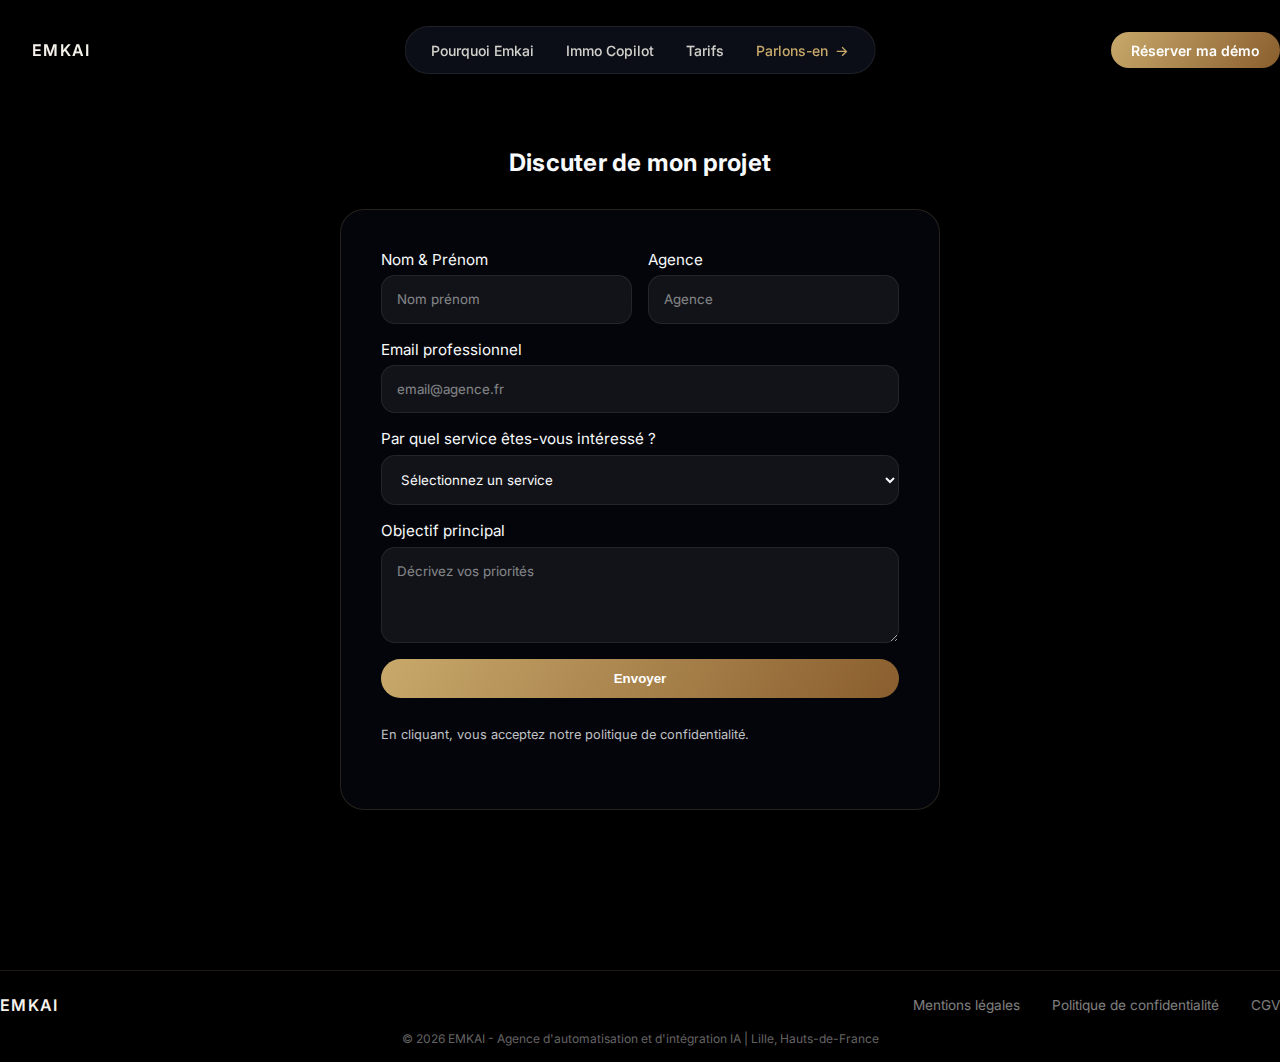
<file: contact/index.html>
<!DOCTYPE html>
<html lang="fr">
  <head>
    <meta charset="UTF-8" />
    <meta name="viewport" content="width=device-width, initial-scale=1.0" />

    <!-- Favicon (priorité haute pour Google) -->
    <link rel="icon" href="/icons/favicon.ico" sizes="any" />
    <link rel="icon" href="/icons/favicon.ico" type="image/x-icon" />

    <!-- SEO Meta Tags -->
    <title>Contact - EMKAI | Discuter de votre projet IA immobilier</title>
    <meta name="description" content="Contactez EMKAI pour discuter de votre projet d'automatisation IA pour l'immobilier. Audit, Immo Copilot ou solutions sur mesure." />
    <meta name="robots" content="index, follow" />
    <link rel="canonical" href="https://www.emkai.fr/contact" />

    <!-- Fonts & Styles -->
    <link rel="preconnect" href="https://fonts.googleapis.com" />
    <link rel="preconnect" href="https://fonts.gstatic.com" crossorigin />
    <link href="https://fonts.googleapis.com/css2?family=Inter:wght@400;500;600;700&family=Playfair+Display:wght@500;600;700&display=swap" rel="stylesheet" />
    <link rel="stylesheet" href="/styles.css" />
  </head>
  <body>
    <header class="site-header">
      <div class="container header-wrapper">
        <a href="/" class="logo">
          <span class="logo-text">EMKAI</span>
        </a>
        <nav class="nav" id="primary-nav" aria-label="Navigation principale">
          <a href="/impact" title="Comprendre l'impact du manque de réactivité">Pourquoi Emkai</a>
          <a href="/immo-copilot" title="Découvrir Immo Copilot">Immo Copilot</a>
          <a href="/formules" title="Découvrir nos tarifs">Tarifs</a>
          <a href="/contact" class="nav-cta nav-active" title="Discutons de votre projet">Parlons-en <span class="nav-arrow" aria-hidden="true">→</span></a>
        </nav>
        <a href="https://cal.com/ali-mekzine-efgebv/30min" target="_blank" rel="noopener noreferrer" class="demo-btn" title="Réserver une démonstration personnalisée">Réserver ma démo</a>
        <button class="nav-toggle" aria-label="Ouvrir le menu" id="nav-toggle">
          <span></span>
          <span></span>
          <span></span>
        </button>
      </div>
    </header>

    <main>
      <section id="contact" class="section section-dark" style="padding-top: 8rem;">
        <div class="container">
          <h2>Discuter de mon projet</h2>
          <form class="contact-form" id="contact-form">
            <div class="form-row">
              <label>
                Nom & Prénom
                <input type="text" name="nom_prenom" placeholder="Nom prénom" required />
              </label>
              <label>
                Agence
                <input type="text" name="agence" placeholder="Agence" required />
              </label>
            </div>
            <label>
              Email professionnel
              <input type="email" name="email" placeholder="email@agence.fr" required />
            </label>
            <label>
              Par quel service êtes-vous intéressé ?
              <select name="service" required>
                <option value="" disabled selected>Sélectionnez un service</option>
                <option value="audit">Audit</option>
                <option value="immo-copilot">Immo Copilot</option>
                <option value="solutions-sur-mesure">Solutions sur mesure</option>
              </select>
            </label>
            <label>
              Objectif principal
              <textarea name="objectif" rows="4" placeholder="Décrivez vos priorités" required></textarea>
            </label>
            <button type="submit" class="btn btn-primary">
              Envoyer
            </button>
            <p class="form-note">
              En cliquant, vous acceptez notre politique de confidentialité.
            </p>
            <p class="form-message" id="form-message"></p>
          </form>
        </div>
      </section>
    </main>

    <footer class="site-footer">
      <div class="container">
        <div class="footer-content">
          <div class="logo">
            <a href="/" style="text-decoration: none; color: inherit;">
              <span class="logo-text">EMKAI</span>
            </a>
          </div>
          <nav class="footer-links">
            <a href="/mentions-legales">Mentions légales</a>
            <a href="/politique-confidentialite">Politique de confidentialité</a>
            <a href="/cgv">CGV</a>
          </nav>
        </div>
        <p class="footer-note">
          © <span id="current-year"></span> EMKAI - Agence d'automatisation et d'intégration IA | Lille, Hauts-de-France
        </p>
      </div>
    </footer>

    <script>
      document.getElementById("current-year").textContent = new Date().getFullYear();

      // Mobile nav toggle
      const navToggle = document.getElementById('nav-toggle');
      const primaryNav = document.getElementById('primary-nav');
      if (navToggle && primaryNav) {
        navToggle.addEventListener('click', () => {
          primaryNav.classList.toggle('active');
        });
        primaryNav.querySelectorAll('a').forEach(link => {
          link.addEventListener('click', () => {
            primaryNav.classList.remove('active');
          });
        });
      }

      // Contact form submission
      const contactForm = document.getElementById('contact-form');
      const formMessage = document.getElementById('form-message');

      if (contactForm) {
        contactForm.addEventListener('submit', async (e) => {
          e.preventDefault();

          const formData = new FormData(contactForm);
          const data = Object.fromEntries(formData.entries());

          try {
            const response = await fetch('https://hook.eu2.make.com/gs0ywvxt7g60p4angadg2v6y1s78i8qw', {
              method: 'POST',
              headers: { 'Content-Type': 'application/json' },
              body: JSON.stringify(data)
            });

            if (response.ok) {
              formMessage.textContent = 'Merci ! Nous reviendrons vers vous rapidement.';
              formMessage.style.color = '#4ade80';
              contactForm.reset();
            } else {
              throw new Error('Erreur');
            }
          } catch (error) {
            formMessage.textContent = 'Une erreur est survenue. Veuillez réessayer.';
            formMessage.style.color = '#f87171';
          }
        });
      }
    </script>
  </body>
</html>
</file>
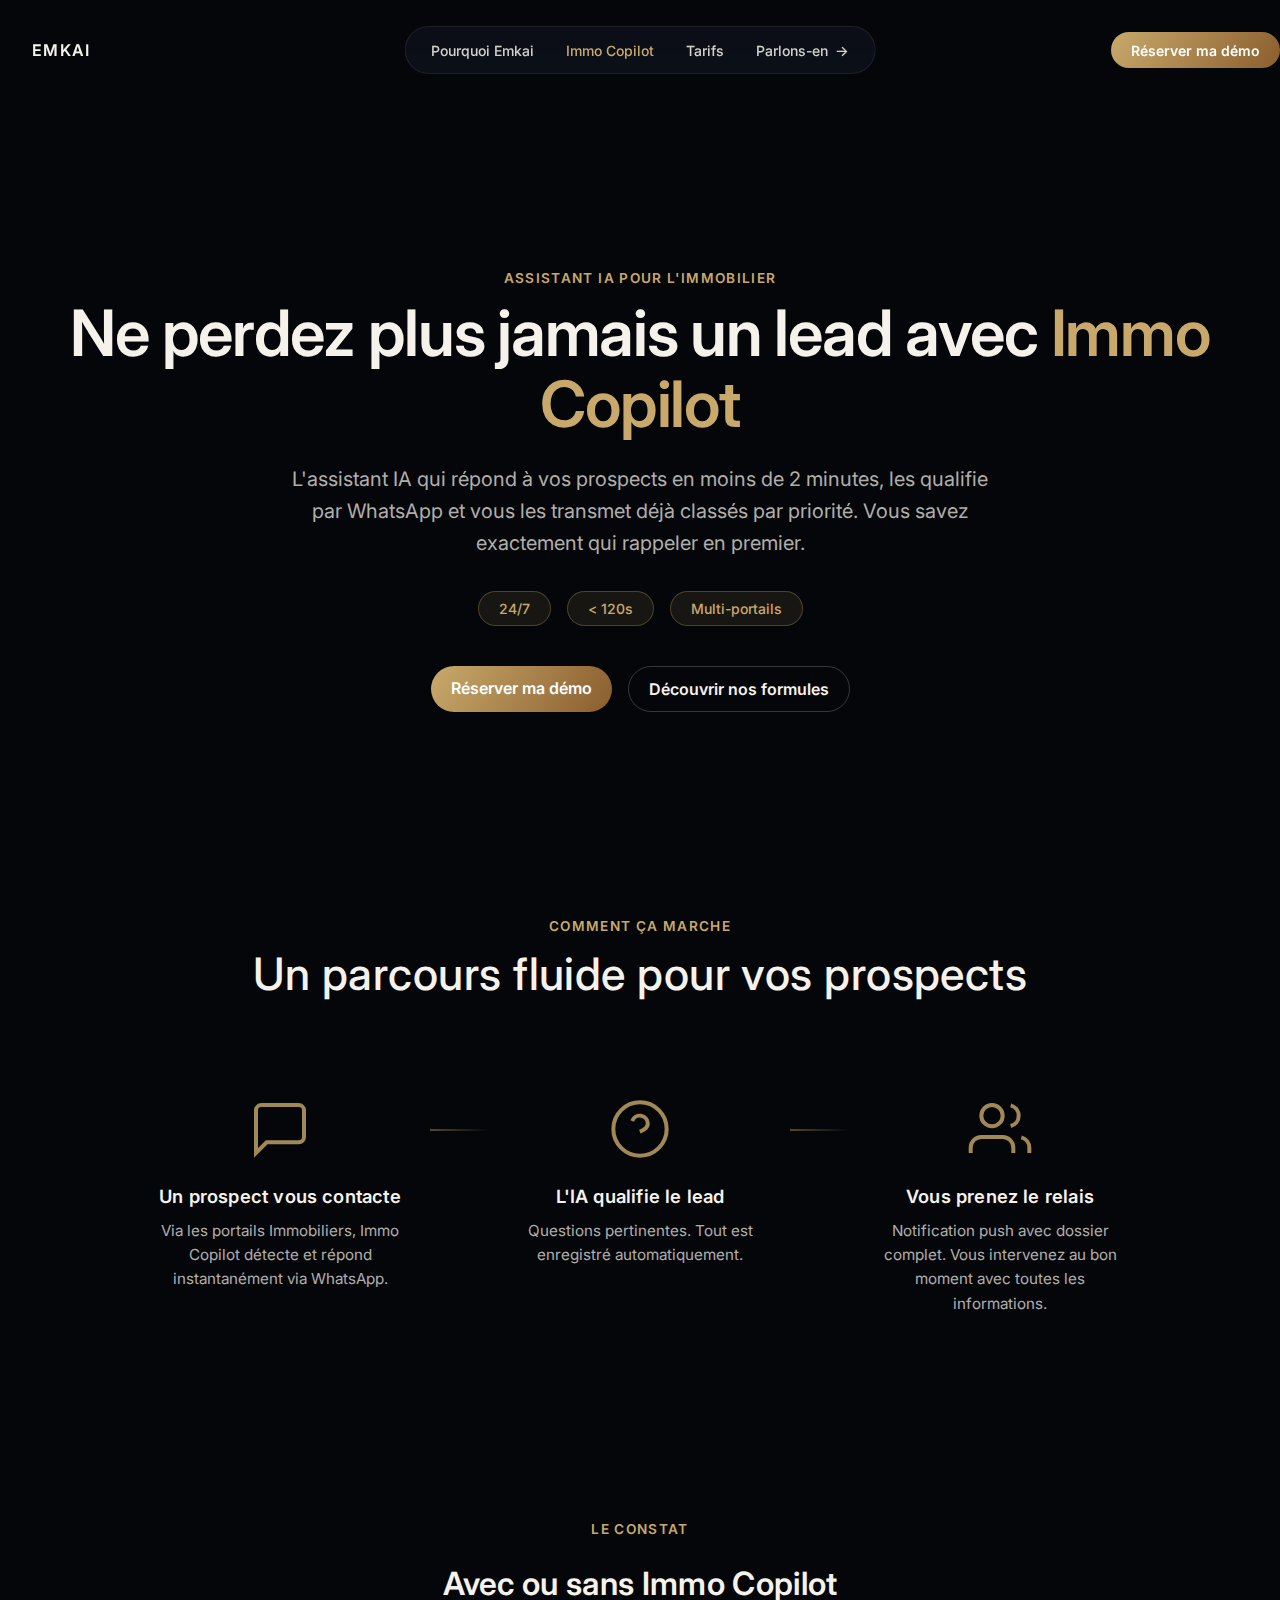
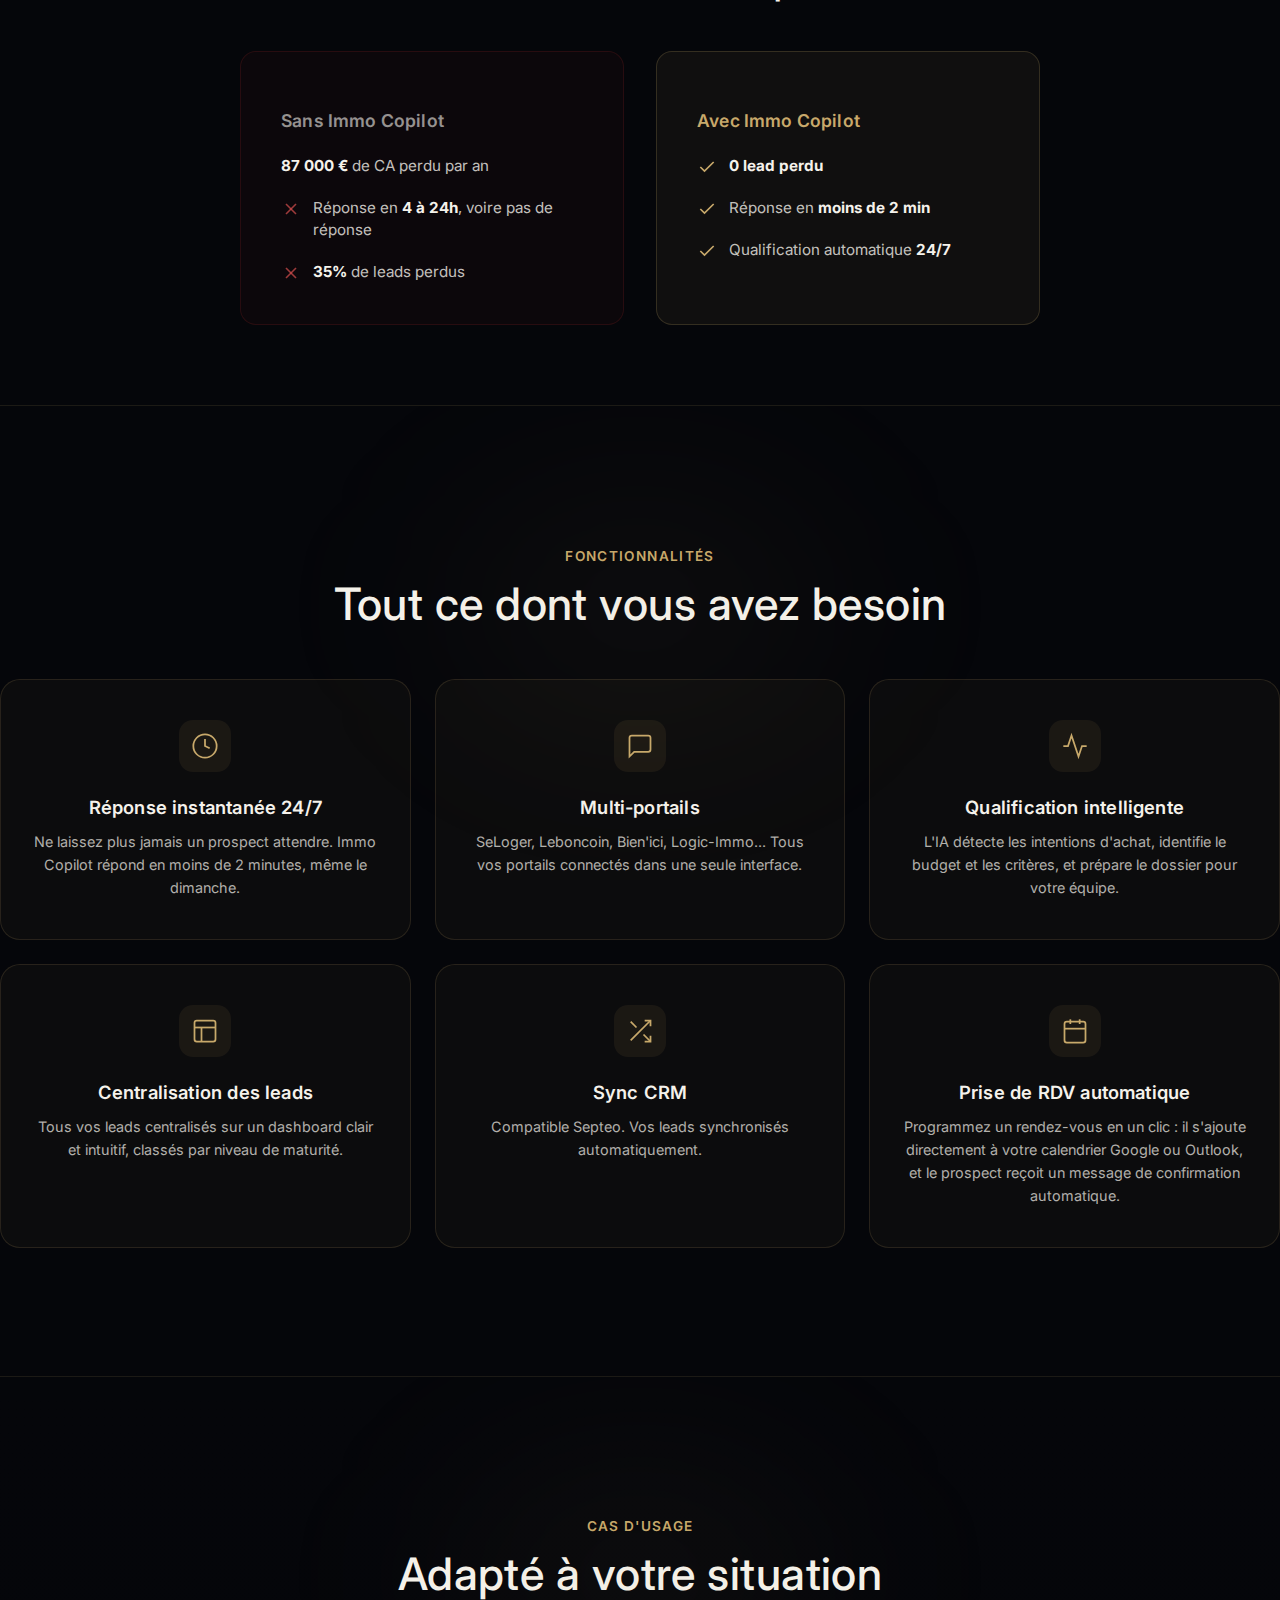
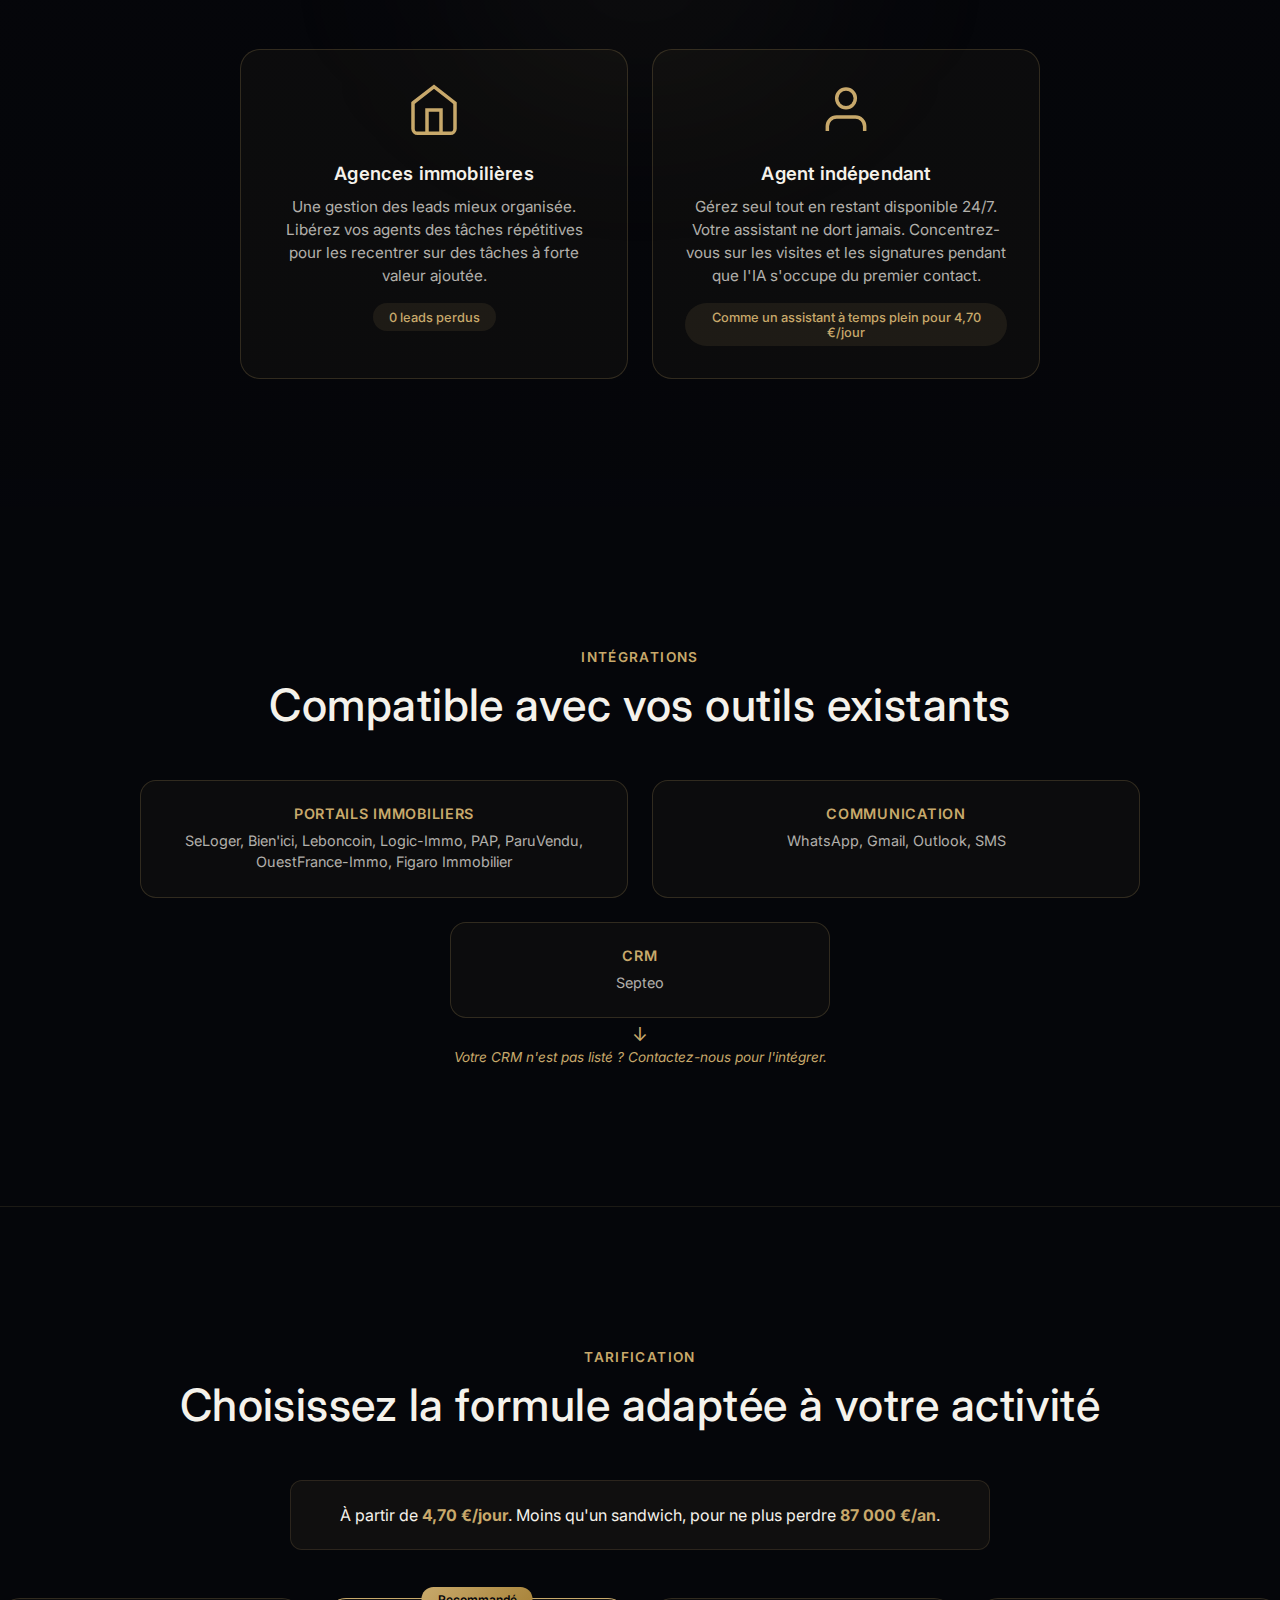
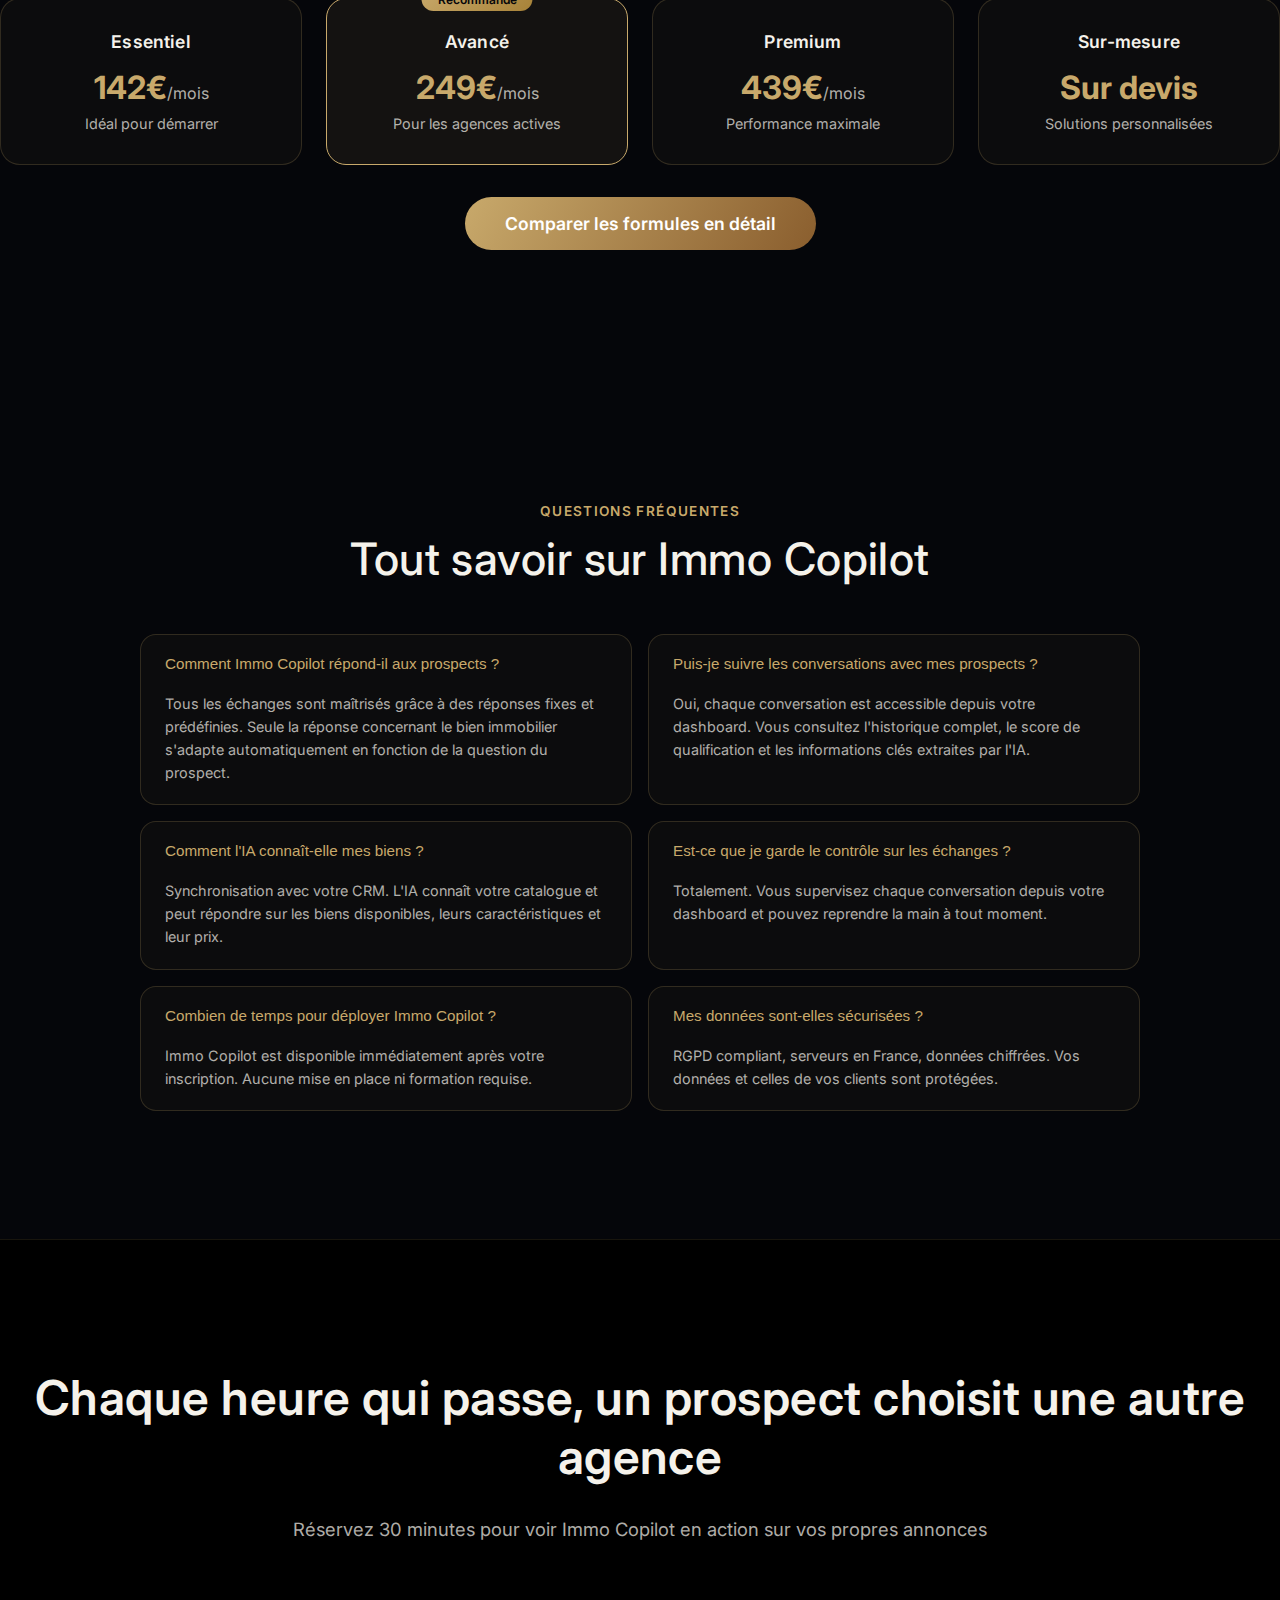
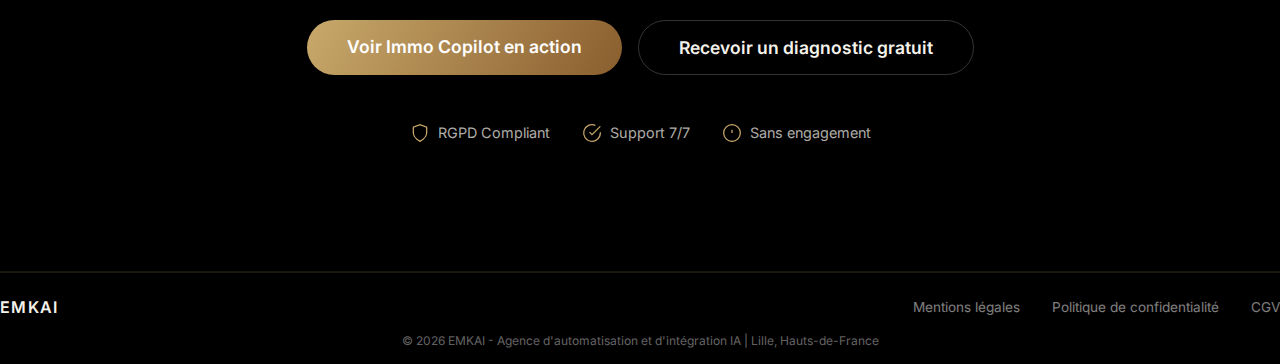
<file: immo-copilot/index.html>
<!DOCTYPE html>
<html lang="fr">
  <head>
    <meta charset="UTF-8" />
    <meta name="viewport" content="width=device-width, initial-scale=1.0" />

    <!-- Favicon -->
    <link rel="icon" href="/icons/favicon.ico" sizes="any" />
    <link rel="icon" href="/icons/favicon.ico" type="image/x-icon" />

    <!-- SEO Meta Tags -->
    <title>Immo Copilot - Assistant IA pour Agences Immobilières | EMKAI</title>
    <meta name="description" content="Immo Copilot qualifie vos leads 24/7, répond en moins de 120 secondes sur WhatsApp, SMS et Email. L'assistant IA conçu pour les agences immobilières." />
    <meta name="keywords" content="assistant IA immobilier, chatbot immobilier, qualification leads, Immo Copilot, automatisation agence immobilière, WhatsApp immobilier" />
    <meta name="robots" content="index, follow" />
    <link rel="canonical" href="https://www.emkai.fr/immo-copilot" />

    <!-- Open Graph -->
    <meta property="og:title" content="Immo Copilot - Assistant IA pour Agences Immobilières" />
    <meta property="og:description" content="Immo Copilot qualifie vos leads 24/7, répond en moins de 120 secondes. L'IA conçue pour les agences immobilières." />
    <meta property="og:url" content="https://www.emkai.fr/immo-copilot" />
    <meta property="og:type" content="website" />

    <!-- Twitter Card -->
    <meta name="twitter:card" content="summary_large_image" />
    <meta name="twitter:title" content="Immo Copilot - Assistant IA pour Agences Immobilières" />
    <meta name="twitter:description" content="Immo Copilot qualifie vos leads 24/7, répond en moins de 120 secondes. L'IA conçue pour les agences immobilières." />

    <!-- Fonts & Styles -->
    <link rel="preconnect" href="https://fonts.googleapis.com" />
    <link rel="preconnect" href="https://fonts.gstatic.com" crossorigin />
    <link href="https://fonts.googleapis.com/css2?family=Inter:wght@400;500;600;700&family=Playfair+Display:wght@400;500&display=swap" rel="stylesheet" />
    <link rel="stylesheet" href="/styles.css" />
  </head>
  <body>
    <!-- Header -->
    <header class="site-header">
      <div class="container header-wrapper">
        <a href="/" class="logo">
          <span class="logo-text">EMKAI</span>
        </a>
        <nav class="nav" id="primary-nav" aria-label="Navigation principale">
          <a href="/" title="Comprendre l'impact du manque de réactivité">Pourquoi Emkai</a>
          <a href="/immo-copilot" class="nav-active" title="Découvrir Immo Copilot">Immo Copilot</a>
          <a href="/formules" title="Découvrir nos tarifs">Tarifs</a>
          <a href="/contact" class="nav-cta" title="Discutons de votre projet">Parlons-en <span class="nav-arrow" aria-hidden="true">→</span></a>
        </nav>
        <a href="https://cal.com/ali-mekzine-efgebv/30min" target="_blank" rel="noopener noreferrer" class="demo-btn" title="Réserver une démonstration personnalisée">Réserver ma démo</a>
        <button class="nav-toggle" aria-label="Ouvrir le menu" id="nav-toggle">
          <span></span>
          <span></span>
          <span></span>
        </button>
      </div>
    </header>

    <main>
      <!-- Hero Section -->
      <section class="product-hero">
        <div class="container">
          <p class="eyebrow">Assistant IA pour l'immobilier</p>
          <h1>Ne perdez plus jamais un lead avec <span>Immo Copilot</span></h1>
          <p class="hero-subtitle">
            L'assistant IA qui répond à vos prospects en moins de 2 minutes, les qualifie par WhatsApp et vous les transmet déjà classés par priorité. Vous savez exactement qui rappeler en premier.
          </p>
          <div class="hero-badges">
            <span class="badge">24/7</span>
            <span class="badge">&lt; 120s</span>
            <span class="badge">Multi-portails</span>
          </div>
          <div class="hero-actions">
            <a href="https://cal.com/ali-mekzine-efgebv/30min" target="_blank" rel="noopener noreferrer" class="btn btn-primary">Réserver ma démo</a>
            <a href="/formules" class="btn btn-secondary">Découvrir nos formules</a>
          </div>
        </div>
      </section>

      <!-- How it works Section -->
      <section id="how-it-works" class="workflow-section">
        <div class="container">
          <p class="eyebrow">Comment ça marche</p>
          <h2>Un parcours fluide pour vos prospects</h2>

          <div class="workflow-grid">
            <article class="workflow-step">
              <div class="step-icon">
                <svg viewBox="0 0 24 24" fill="none" stroke="currentColor" stroke-width="1.5">
                  <path d="M21 15a2 2 0 0 1-2 2H7l-4 4V5a2 2 0 0 1 2-2h14a2 2 0 0 1 2 2z"/>
                </svg>
              </div>
              <h3>Un prospect vous contacte</h3>
              <p>Via les portails Immobiliers, Immo Copilot détecte et répond instantanément via WhatsApp.</p>
            </article>

            <div class="workflow-connector"></div>

            <article class="workflow-step">
              <div class="step-icon">
                <svg viewBox="0 0 24 24" fill="none" stroke="currentColor" stroke-width="1.5">
                  <circle cx="12" cy="12" r="10"/>
                  <path d="M9.09 9a3 3 0 0 1 5.83 1c0 2-3 3-3 3"/>
                  <line x1="12" y1="17" x2="12.01" y2="17"/>
                </svg>
              </div>
              <h3>L'IA qualifie le lead</h3>
              <p>Questions pertinentes. Tout est enregistré automatiquement.</p>
            </article>

            <div class="workflow-connector"></div>

            <article class="workflow-step">
              <div class="step-icon">
                <svg viewBox="0 0 24 24" fill="none" stroke="currentColor" stroke-width="1.5">
                  <path d="M17 21v-2a4 4 0 0 0-4-4H5a4 4 0 0 0-4 4v2"/>
                  <circle cx="9" cy="7" r="4"/>
                  <path d="M23 21v-2a4 4 0 0 0-3-3.87"/>
                  <path d="M16 3.13a4 4 0 0 1 0 7.75"/>
                </svg>
              </div>
              <h3>Vous prenez le relais</h3>
              <p>Notification push avec dossier complet. Vous intervenez au bon moment avec toutes les informations.</p>
            </article>
          </div>
        </div>
      </section>

      <!-- Comparatif Avant/Après -->
      <section class="comparison-section">
        <div class="container">
          <p class="eyebrow">Le constat</p>
          <h2>Avec ou sans Immo Copilot</h2>
          <div class="comparison-grid">
            <div class="comparison-column comparison-without">
              <h3>Sans Immo Copilot</h3>
              <ul>
                <li>
                  <span><strong>87 000 €</strong> de CA perdu par an</span>
                </li>
                <li>
                  <svg viewBox="0 0 24 24" fill="none" stroke="currentColor" stroke-width="2" class="comparison-icon comparison-icon-bad"><line x1="18" y1="6" x2="6" y2="18"/><line x1="6" y1="6" x2="18" y2="18"/></svg>
                  <span>Réponse en <strong>4 à 24h</strong>, voire pas de réponse</span>
                </li>
                <li>
                  <svg viewBox="0 0 24 24" fill="none" stroke="currentColor" stroke-width="2" class="comparison-icon comparison-icon-bad"><line x1="18" y1="6" x2="6" y2="18"/><line x1="6" y1="6" x2="18" y2="18"/></svg>
                  <span><strong>35%</strong> de leads perdus</span>
                </li>
              </ul>
            </div>
            <div class="comparison-column comparison-with">
              <h3>Avec Immo Copilot</h3>
              <ul>
                <li>
                  <svg viewBox="0 0 24 24" fill="none" stroke="currentColor" stroke-width="2" class="comparison-icon comparison-icon-good"><polyline points="20 6 9 17 4 12"/></svg>
                  <span><strong>0 lead perdu</strong></span>
                </li>
                <li>
                  <svg viewBox="0 0 24 24" fill="none" stroke="currentColor" stroke-width="2" class="comparison-icon comparison-icon-good"><polyline points="20 6 9 17 4 12"/></svg>
                  <span>Réponse en <strong>moins de 2 min</strong></span>
                </li>
                <li>
                  <svg viewBox="0 0 24 24" fill="none" stroke="currentColor" stroke-width="2" class="comparison-icon comparison-icon-good"><polyline points="20 6 9 17 4 12"/></svg>
                  <span>Qualification automatique <strong>24/7</strong></span>
                </li>
              </ul>
            </div>
          </div>
        </div>
      </section>

      <!-- Features Section -->
      <section id="features" class="features-section">
        <div class="container">
          <p class="eyebrow">Fonctionnalités</p>
          <h2>Tout ce dont vous avez besoin</h2>

          <div class="features-grid-3">
            <article class="feature-card-v2">
              <div class="feature-card-v2-icon">
                <svg viewBox="0 0 24 24" fill="none" stroke="currentColor" stroke-width="1.5">
                  <circle cx="12" cy="12" r="10"/>
                  <polyline points="12 6 12 12 16 14"/>
                </svg>
              </div>
              <h3>Réponse instantanée 24/7</h3>
              <p>Ne laissez plus jamais un prospect attendre. Immo Copilot répond en moins de 2 minutes, même le dimanche.</p>
            </article>

            <article class="feature-card-v2">
              <div class="feature-card-v2-icon">
                <svg viewBox="0 0 24 24" fill="none" stroke="currentColor" stroke-width="1.5">
                  <path d="M21 15a2 2 0 0 1-2 2H7l-4 4V5a2 2 0 0 1 2-2h14a2 2 0 0 1 2 2z"/>
                </svg>
              </div>
              <h3>Multi-portails</h3>
              <p>SeLoger, Leboncoin, Bien'ici, Logic-Immo... Tous vos portails connectés dans une seule interface.</p>
            </article>

            <article class="feature-card-v2">
              <div class="feature-card-v2-icon">
                <svg viewBox="0 0 24 24" fill="none" stroke="currentColor" stroke-width="1.5">
                  <path d="M22 12h-4l-3 9L9 3l-3 9H2"/>
                </svg>
              </div>
              <h3>Qualification intelligente</h3>
              <p>L'IA détecte les intentions d'achat, identifie le budget et les critères, et prépare le dossier pour votre équipe.</p>
            </article>

            <article class="feature-card-v2">
              <div class="feature-card-v2-icon">
                <svg viewBox="0 0 24 24" fill="none" stroke="currentColor" stroke-width="1.5">
                  <rect x="3" y="3" width="18" height="18" rx="2" ry="2"/>
                  <line x1="3" y1="9" x2="21" y2="9"/>
                  <line x1="9" y1="21" x2="9" y2="9"/>
                </svg>
              </div>
              <h3>Centralisation des leads</h3>
              <p>Tous vos leads centralisés sur un dashboard clair et intuitif, classés par niveau de maturité.</p>
            </article>

            <article class="feature-card-v2">
              <div class="feature-card-v2-icon">
                <svg viewBox="0 0 24 24" fill="none" stroke="currentColor" stroke-width="1.5">
                  <polyline points="16 3 21 3 21 8"/>
                  <line x1="4" y1="20" x2="21" y2="3"/>
                  <polyline points="21 16 21 21 16 21"/>
                  <line x1="15" y1="15" x2="21" y2="21"/>
                  <line x1="4" y1="4" x2="9" y2="9"/>
                </svg>
              </div>
              <h3>Sync CRM</h3>
              <p>Compatible Septeo. Vos leads synchronisés automatiquement.</p>
            </article>

            <article class="feature-card-v2">
              <div class="feature-card-v2-icon">
                <svg viewBox="0 0 24 24" fill="none" stroke="currentColor" stroke-width="1.5">
                  <rect x="3" y="4" width="18" height="18" rx="2" ry="2"/>
                  <line x1="16" y1="2" x2="16" y2="6"/>
                  <line x1="8" y1="2" x2="8" y2="6"/>
                  <line x1="3" y1="10" x2="21" y2="10"/>
                </svg>
              </div>
              <h3>Prise de RDV automatique</h3>
              <p>Programmez un rendez-vous en un clic : il s'ajoute directement à votre calendrier Google ou Outlook, et le prospect reçoit un message de confirmation automatique.</p>
            </article>
          </div>
        </div>
      </section>

      <!-- Use Cases Section -->
      <section id="use-cases" class="use-cases-section">
        <div class="container">
          <p class="eyebrow">Cas d'usage</p>
          <h2>Adapté à votre situation</h2>

          <div class="use-cases-grid">
            <article class="use-case-card">
              <div class="use-case-icon">
                <svg viewBox="0 0 24 24" fill="none" stroke="currentColor" stroke-width="1.5">
                  <path d="M3 9l9-7 9 7v11a2 2 0 0 1-2 2H5a2 2 0 0 1-2-2z"/>
                  <polyline points="9 22 9 12 15 12 15 22"/>
                </svg>
              </div>
              <h3>Agences immobilières</h3>
              <p>Une gestion des leads mieux organisée. Libérez vos agents des tâches répétitives pour les recentrer sur des tâches à forte valeur ajoutée.</p>
              <span class="use-case-stat">0 leads perdus</span>
            </article>

            <article class="use-case-card">
              <div class="use-case-icon">
                <svg viewBox="0 0 24 24" fill="none" stroke="currentColor" stroke-width="1.5">
                  <path d="M20 21v-2a4 4 0 0 0-4-4H8a4 4 0 0 0-4 4v2"/>
                  <circle cx="12" cy="7" r="4"/>
                </svg>
              </div>
              <h3>Agent indépendant</h3>
              <p>Gérez seul tout en restant disponible 24/7. Votre assistant ne dort jamais. Concentrez-vous sur les visites et les signatures pendant que l'IA s'occupe du premier contact.</p>
              <span class="use-case-stat">Comme un assistant à temps plein pour 4,70 €/jour</span>
            </article>
          </div>
        </div>
      </section>

      <!-- Integrations Section -->
      <section id="integrations" class="integrations-section">
        <div class="container">
          <p class="eyebrow">Intégrations</p>
          <h2>Compatible avec vos outils existants</h2>
        </div>

        <div class="container">
          <!-- Integration Categories -->
          <div class="integrations-grid">
            <article class="integration-category">
              <h4>Portails immobiliers</h4>
              <p>SeLoger, Bien'ici, Leboncoin, Logic-Immo, PAP, ParuVendu, OuestFrance-Immo, Figaro Immobilier </p>
            </article>
            <article class="integration-category">
              <h4>Communication</h4>
              <p>WhatsApp, Gmail, Outlook, SMS</p>
            </article>
            <article class="integration-category">
              <h4>CRM</h4>
              <p>Septeo</p>
            </article>
          </div>
          <p class="integration-note"><span class="integration-note-arrow">↓</span> Votre CRM n'est pas listé ? <a href="/contact" title="Contactez-nous pour intégrer votre CRM">Contactez-nous</a> pour l'intégrer.</p>
        </div>
      </section>

      <!-- Pricing Preview Section -->
      <section id="pricing-preview" class="pricing-preview-section">
        <div class="container">
          <p class="eyebrow">Tarification</p>
          <h2>Choisissez la formule adaptée à votre activité</h2>
          <p class="pricing-value-anchor">À partir de <strong>4,70 €/jour</strong>. Moins qu'un sandwich, pour ne plus perdre <strong>87 000 €/an</strong>.</p>

          <div class="pricing-preview-grid">
            <article class="pricing-preview-card">
              <h3>Essentiel</h3>
              <div class="preview-price">142€<span>/mois</span></div>
              <p>Idéal pour démarrer</p>
            </article>
            <article class="pricing-preview-card featured">
              <span class="recommended-badge">Recommandé</span>
              <h3>Avancé</h3>
              <div class="preview-price">249€<span>/mois</span></div>
              <p>Pour les agences actives</p>
            </article>
            <article class="pricing-preview-card">
              <h3>Premium</h3>
              <div class="preview-price">439€<span>/mois</span></div>
              <p>Performance maximale</p>
            </article>
            <article class="pricing-preview-card">
              <h3>Sur-mesure</h3>
              <div class="preview-price">Sur devis</div>
              <p>Solutions personnalisées</p>
            </article>
          </div>

          <a href="/formules" class="btn btn-primary btn-large">Comparer les formules en détail</a>
        </div>
      </section>

      <!-- FAQ Section -->
      <section id="faq" class="faq-section">
        <div class="container">
          <p class="eyebrow">Questions fréquentes</p>
          <h2>Tout savoir sur Immo Copilot</h2>

          <div class="faq-bento">
            <article class="faq-card">
              <button class="faq-toggle" aria-expanded="false">
                <span>Comment Immo Copilot répond-il aux prospects ?</span>
                <svg class="faq-icon" viewBox="0 0 24 24" fill="none" stroke="currentColor" stroke-width="2">
                  <line x1="12" y1="5" x2="12" y2="19"/>
                  <line x1="5" y1="12" x2="19" y2="12"/>
                </svg>
              </button>
              <div class="faq-content">
                <p>Tous les échanges sont maîtrisés grâce à des réponses fixes et prédéfinies. Seule la réponse concernant le bien immobilier s'adapte automatiquement en fonction de la question du prospect.</p>
              </div>
            </article>

            <article class="faq-card">
              <button class="faq-toggle" aria-expanded="false">
                <span>Puis-je suivre les conversations avec mes prospects ?</span>
                <svg class="faq-icon" viewBox="0 0 24 24" fill="none" stroke="currentColor" stroke-width="2">
                  <line x1="12" y1="5" x2="12" y2="19"/>
                  <line x1="5" y1="12" x2="19" y2="12"/>
                </svg>
              </button>
              <div class="faq-content">
                <p>Oui, chaque conversation est accessible depuis votre dashboard. Vous consultez l'historique complet, le score de qualification et les informations clés extraites par l'IA.</p>
              </div>
            </article>

            <article class="faq-card">
              <button class="faq-toggle" aria-expanded="false">
                <span>Comment l'IA connaît-elle mes biens ?</span>
                <svg class="faq-icon" viewBox="0 0 24 24" fill="none" stroke="currentColor" stroke-width="2">
                  <line x1="12" y1="5" x2="12" y2="19"/>
                  <line x1="5" y1="12" x2="19" y2="12"/>
                </svg>
              </button>
              <div class="faq-content">
                <p>Synchronisation avec votre CRM. L'IA connaît votre catalogue et peut répondre sur les biens disponibles, leurs caractéristiques et leur prix.</p>
              </div>
            </article>

            <article class="faq-card">
              <button class="faq-toggle" aria-expanded="false">
                <span>Est-ce que je garde le contrôle sur les échanges ?</span>
                <svg class="faq-icon" viewBox="0 0 24 24" fill="none" stroke="currentColor" stroke-width="2">
                  <line x1="12" y1="5" x2="12" y2="19"/>
                  <line x1="5" y1="12" x2="19" y2="12"/>
                </svg>
              </button>
              <div class="faq-content">
                <p>Totalement. Vous supervisez chaque conversation depuis votre dashboard et pouvez reprendre la main à tout moment.</p>
              </div>
            </article>

            <article class="faq-card">
              <button class="faq-toggle" aria-expanded="false">
                <span>Combien de temps pour déployer Immo Copilot ?</span>
                <svg class="faq-icon" viewBox="0 0 24 24" fill="none" stroke="currentColor" stroke-width="2">
                  <line x1="12" y1="5" x2="12" y2="19"/>
                  <line x1="5" y1="12" x2="19" y2="12"/>
                </svg>
              </button>
              <div class="faq-content">
                <p>Immo Copilot est disponible immédiatement après votre inscription. Aucune mise en place ni formation requise.</p>
              </div>
            </article>

            <article class="faq-card">
              <button class="faq-toggle" aria-expanded="false">
                <span>Mes données sont-elles sécurisées ?</span>
                <svg class="faq-icon" viewBox="0 0 24 24" fill="none" stroke="currentColor" stroke-width="2">
                  <line x1="12" y1="5" x2="12" y2="19"/>
                  <line x1="5" y1="12" x2="19" y2="12"/>
                </svg>
              </button>
              <div class="faq-content">
                <p>RGPD compliant, serveurs en France, données chiffrées. Vos données et celles de vos clients sont protégées.</p>
              </div>
            </article>

          </div>
        </div>
      </section>

      <!-- Final CTA Section -->
      <section class="final-cta-section">
        <div class="container">
          <h2>Chaque heure qui passe, un prospect choisit une autre agence</h2>
          <p>Réservez 30 minutes pour voir Immo Copilot en action sur vos propres annonces</p>
          <div class="cta-buttons">
            <a href="https://cal.com/ali-mekzine-efgebv/30min" target="_blank" rel="noopener noreferrer" class="btn btn-primary btn-large">Voir Immo Copilot en action</a>
            <a href="/contact" class="btn btn-secondary btn-large">Recevoir un diagnostic gratuit</a>
          </div>
          <div class="trust-badges">
            <span class="trust-badge">
              <svg viewBox="0 0 24 24" fill="none" stroke="currentColor" stroke-width="1.5">
                <path d="M12 22s8-4 8-10V5l-8-3-8 3v7c0 6 8 10 8 10z"/>
              </svg>
              RGPD Compliant
            </span>
            <span class="trust-badge">
              <svg viewBox="0 0 24 24" fill="none" stroke="currentColor" stroke-width="1.5">
                <path d="M22 11.08V12a10 10 0 1 1-5.93-9.14"/>
                <polyline points="22 4 12 14.01 9 11.01"/>
              </svg>
              Support 7/7
            </span>
            <span class="trust-badge">
              <svg viewBox="0 0 24 24" fill="none" stroke="currentColor" stroke-width="1.5">
                <circle cx="12" cy="12" r="10"/>
                <line x1="12" y1="8" x2="12" y2="12"/>
                <line x1="12" y1="16" x2="12.01" y2="16"/>
              </svg>
              Sans engagement
            </span>
          </div>
        </div>
      </section>
    </main>

    <!-- Footer -->
    <footer class="site-footer">
      <div class="container">
        <div class="footer-content">
          <div class="logo">
            <a href="/" style="text-decoration: none; color: inherit;">
              <span class="logo-text">EMKAI</span>
            </a>
          </div>
          <nav class="footer-links">
            <a href="/mentions-legales">Mentions légales</a>
            <a href="/politique-confidentialite">Politique de confidentialité</a>
            <a href="/cgv">CGV</a>
          </nav>
        </div>
        <p class="footer-note">
          © <span id="current-year"></span> EMKAI - Agence d'automatisation et d'intégration IA | Lille, Hauts-de-France
        </p>
      </div>
    </footer>

    <script>
      // Year
      document.getElementById('current-year').textContent = new Date().getFullYear();

      // Logo disparition au scroll
      const logo = document.querySelector('.logo');
      const scrollThreshold = 100;

      function handleLogoScroll() {
        if (logo) {
          if (window.scrollY > scrollThreshold) {
            logo.classList.add('hidden');
          } else {
            logo.classList.remove('hidden');
          }
        }
      }

      let scrollTimeout;
      window.addEventListener('scroll', () => {
        if (scrollTimeout) window.cancelAnimationFrame(scrollTimeout);
        scrollTimeout = window.requestAnimationFrame(handleLogoScroll);
      });

      // Mobile nav toggle
      const navToggle = document.getElementById('nav-toggle');
      const primaryNav = document.getElementById('primary-nav');

      navToggle?.addEventListener('click', () => {
        primaryNav.classList.toggle('nav-open');
        navToggle.classList.toggle('active');
      });

      // FAQ accordion
      document.querySelectorAll('.faq-toggle').forEach(button => {
        button.addEventListener('click', () => {
          const card = button.closest('.faq-card');
          const isOpen = card.classList.contains('active');

          // Close all
          document.querySelectorAll('.faq-card').forEach(c => c.classList.remove('active'));
          document.querySelectorAll('.faq-toggle').forEach(b => b.setAttribute('aria-expanded', 'false'));

          // Open clicked if was closed
          if (!isOpen) {
            card.classList.add('active');
            button.setAttribute('aria-expanded', 'true');
          }
        });
      });

      // Counter animation
      const observerOptions = { threshold: 0.5 };
      const counterObserver = new IntersectionObserver((entries) => {
        entries.forEach(entry => {
          if (entry.isIntersecting) {
            const counters = entry.target.querySelectorAll('.impact-number');
            counters.forEach(counter => {
              const target = parseInt(counter.dataset.target);
              const duration = 2000;
              const step = target / (duration / 16);
              let current = 0;

              const updateCounter = () => {
                current += step;
                if (current < target) {
                  counter.textContent = Math.floor(current).toLocaleString('fr-FR');
                  requestAnimationFrame(updateCounter);
                } else {
                  counter.textContent = target.toLocaleString('fr-FR');
                }
              };
              updateCounter();
            });
            counterObserver.unobserve(entry.target);
          }
        });
      }, observerOptions);

      const impactSection = document.querySelector('.impact-section');
      if (impactSection) counterObserver.observe(impactSection);
    </script>
  </body>
</html>
</file>
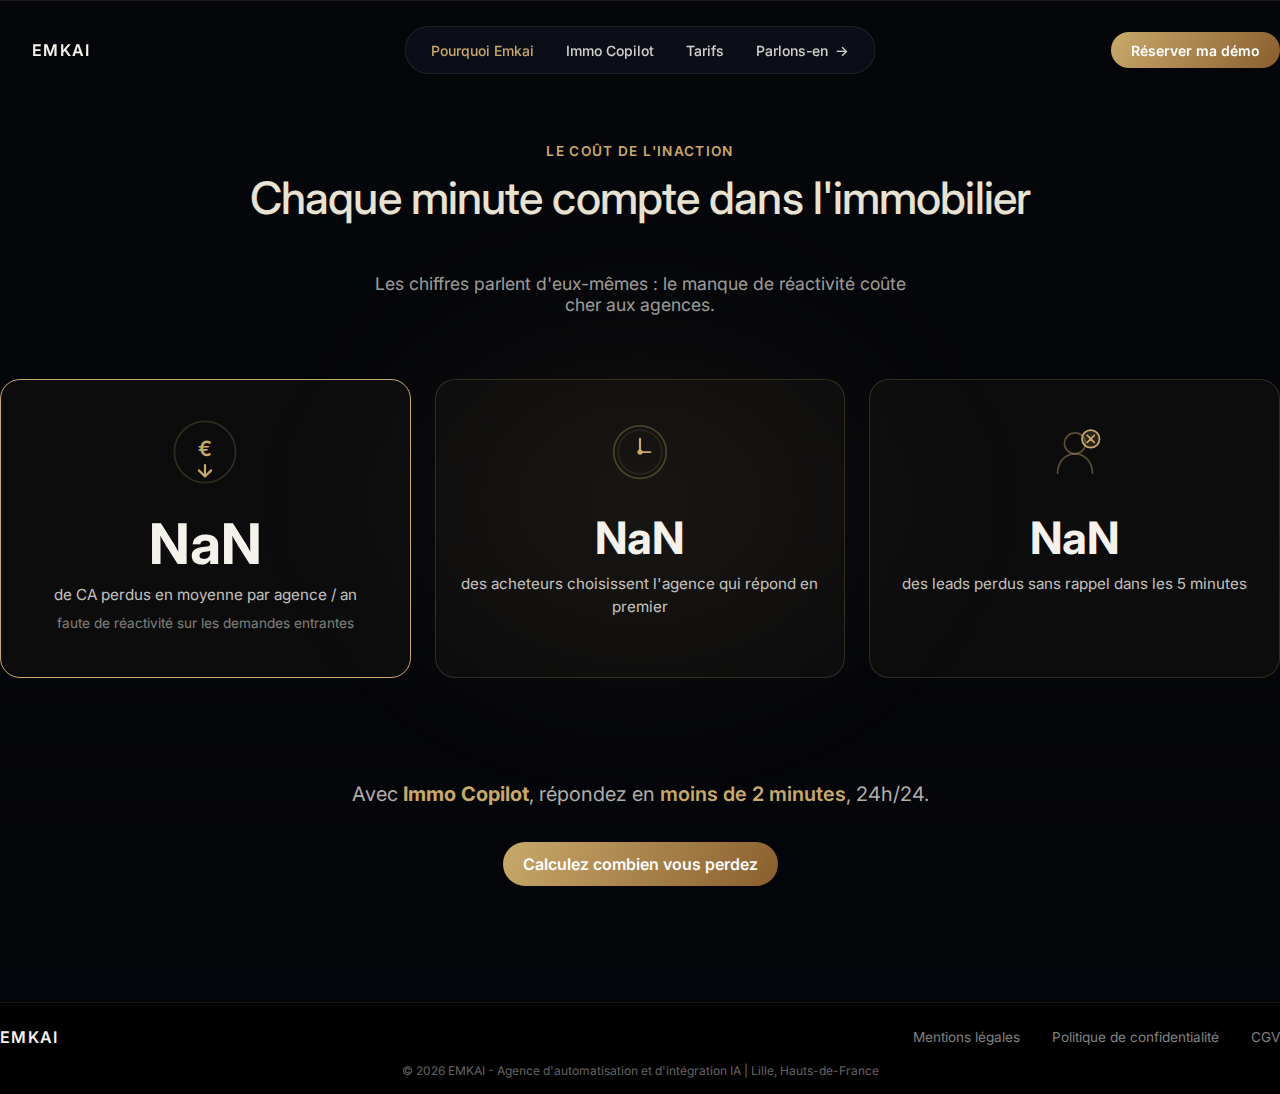
<file: impact/index.html>
<!DOCTYPE html>
<html lang="fr">
  <head>
    <meta charset="UTF-8" />
    <meta name="viewport" content="width=device-width, initial-scale=1.0" />

    <!-- Favicon (priorité haute pour Google) -->
    <link rel="icon" href="/icons/favicon.ico" sizes="any" />
    <link rel="icon" href="/icons/favicon.ico" type="image/x-icon" />

    <!-- SEO Meta Tags -->
    <title>Impact du manque de réactivité - EMKAI | Pourquoi Emkai</title>
    <meta name="description" content="Découvrez l'impact du manque de réactivité sur votre agence immobilière. 87 000 € de CA perdus par an en moyenne." />
    <meta name="robots" content="index, follow" />
    <link rel="canonical" href="https://www.emkai.fr/impact" />

    <!-- Fonts & Styles -->
    <link rel="preconnect" href="https://fonts.googleapis.com" />
    <link rel="preconnect" href="https://fonts.gstatic.com" crossorigin />
    <link href="https://fonts.googleapis.com/css2?family=Inter:wght@400;500;600;700&family=Playfair+Display:wght@500;600;700&display=swap" rel="stylesheet" />
    <link rel="stylesheet" href="/styles.css" />
  </head>
  <body>
    <header class="site-header">
      <div class="container header-wrapper">
        <a href="/" class="logo">
          <span class="logo-text">EMKAI</span>
        </a>
        <nav class="nav" id="primary-nav" aria-label="Navigation principale">
          <a href="/impact" class="nav-active" title="Comprendre l'impact du manque de réactivité">Pourquoi Emkai</a>
          <a href="/immo-copilot" title="Découvrir Immo Copilot">Immo Copilot</a>
          <a href="/formules" title="Découvrir nos tarifs">Tarifs</a>
          <a href="/contact" class="nav-cta" title="Discutons de votre projet">Parlons-en <span class="nav-arrow" aria-hidden="true">→</span></a>
        </nav>
        <a href="https://cal.com/ali-mekzine-efgebv/30min" target="_blank" rel="noopener noreferrer" class="demo-btn" title="Réserver une démonstration personnalisée">Réserver ma démo</a>
        <button class="nav-toggle" aria-label="Ouvrir le menu" id="nav-toggle">
          <span></span>
          <span></span>
          <span></span>
        </button>
      </div>
    </header>

    <main>
      <!-- Section Impact - CA Perdu -->
      <section id="impact" class="section impact-section" style="padding-top: 8rem;">
        <div class="container">
          <div class="impact-header">
            <p class="eyebrow">Le coût de l'inaction</p>
            <h2>Chaque minute compte dans l'immobilier</h2>
            <p class="impact-subtitle">Les chiffres parlent d'eux-mêmes : le manque de réactivité coûte cher aux agences.</p>
          </div>

          <div class="impact-grid">
            <!-- Stat 1: CA Perdu -->
            <article class="impact-card impact-card-featured">
              <div class="impact-visual">
                <svg class="impact-icon" viewBox="0 0 80 80" fill="none" xmlns="http://www.w3.org/2000/svg">
                  <circle cx="40" cy="40" r="35" stroke="currentColor" stroke-width="2" opacity="0.2"/>
                  <text x="40" y="45" text-anchor="middle" font-size="24" font-weight="600" fill="currentColor">€</text>
                  <path class="arrow-down" d="M40 55 L40 68 M33 61 L40 68 L47 61" stroke="currentColor" stroke-width="2.5" stroke-linecap="round" stroke-linejoin="round"/>
                </svg>
              </div>
              <div class="impact-number">
                <span class="counter" data-target="87000" data-suffix=" €">0 €</span>
              </div>
              <p class="impact-label">de CA perdus en moyenne par agence / an</p>
              <p class="impact-detail">faute de réactivité sur les demandes entrantes</p>
            </article>

            <!-- Stat 2: Temps de réponse -->
            <article class="impact-card">
              <div class="impact-visual">
                <svg class="impact-icon" viewBox="0 0 80 80" fill="none" xmlns="http://www.w3.org/2000/svg">
                  <circle cx="40" cy="40" r="30" stroke="currentColor" stroke-width="2" opacity="0.3"/>
                  <circle cx="40" cy="40" r="25" stroke="currentColor" stroke-width="1.5" opacity="0.15"/>
                  <line class="clock-hand-hour" x1="40" y1="40" x2="40" y2="25" stroke="currentColor" stroke-width="2.5" stroke-linecap="round"/>
                  <line class="clock-hand-minute" x1="40" y1="40" x2="52" y2="40" stroke="currentColor" stroke-width="2" stroke-linecap="round"/>
                  <circle cx="40" cy="40" r="3" fill="currentColor"/>
                </svg>
              </div>
              <div class="impact-number">
                <span class="counter" data-target="78" data-suffix="%">0%</span>
              </div>
              <p class="impact-label">des acheteurs choisissent l'agence qui répond en premier</p>
            </article>

            <!-- Stat 3: Leads perdus -->
            <article class="impact-card">
              <div class="impact-visual">
                <svg class="impact-icon" viewBox="0 0 80 80" fill="none" xmlns="http://www.w3.org/2000/svg">
                  <circle cx="40" cy="30" r="12" stroke="currentColor" stroke-width="2" opacity="0.4"/>
                  <path d="M20 65 C20 50 30 42 40 42 C50 42 60 50 60 65" stroke="currentColor" stroke-width="2" opacity="0.4" fill="none"/>
                  <circle class="lost-indicator" cx="58" cy="25" r="10" stroke="currentColor" stroke-width="2" fill="rgba(200, 169, 107, 0.15)"/>
                  <path d="M54 21 L62 29 M62 21 L54 29" stroke="currentColor" stroke-width="2" stroke-linecap="round"/>
                </svg>
              </div>
              <div class="impact-number">
                <span class="counter" data-target="35" data-suffix="%">0%</span>
              </div>
              <p class="impact-label">des leads perdus sans rappel dans les 5 minutes</p>
            </article>

          </div>

          <div class="impact-cta">
            <p class="impact-conclusion">Avec <strong>Immo Copilot</strong>, répondez en <span class="highlight">moins de 2 minutes</span>, 24h/24.</p>
            <a href="/contact" class="btn btn-primary">Calculez combien vous perdez</a>
          </div>
        </div>
      </section>

    </main>

    <footer class="site-footer">
      <div class="container">
        <div class="footer-content">
          <div class="logo">
            <a href="/" style="text-decoration: none; color: inherit;">
              <span class="logo-text">EMKAI</span>
            </a>
          </div>
          <nav class="footer-links">
            <a href="/mentions-legales">Mentions légales</a>
            <a href="/politique-confidentialite">Politique de confidentialité</a>
            <a href="/cgv">CGV</a>
          </nav>
        </div>
        <p class="footer-note">
          © <span id="current-year"></span> EMKAI - Agence d'automatisation et d'intégration IA | Lille, Hauts-de-France
        </p>
      </div>
    </footer>

    <script>
      document.getElementById("current-year").textContent = new Date().getFullYear();

      // Mobile nav toggle
      const navToggle = document.getElementById('nav-toggle');
      const primaryNav = document.getElementById('primary-nav');
      if (navToggle && primaryNav) {
        navToggle.addEventListener('click', () => {
          primaryNav.classList.toggle('active');
        });
        primaryNav.querySelectorAll('a').forEach(link => {
          link.addEventListener('click', () => {
            primaryNav.classList.remove('active');
          });
        });
      }

      // Counter animation
      const observerOptions = { threshold: 0.5 };
      const counterObserver = new IntersectionObserver((entries) => {
        entries.forEach(entry => {
          if (entry.isIntersecting) {
            const counters = entry.target.querySelectorAll('.impact-number');
            counters.forEach(counter => {
              const target = parseInt(counter.dataset.target);
              const duration = 2000;
              const step = target / (duration / 16);
              let current = 0;

              const updateCounter = () => {
                current += step;
                if (current < target) {
                  counter.textContent = Math.floor(current).toLocaleString('fr-FR');
                  requestAnimationFrame(updateCounter);
                } else {
                  counter.textContent = target.toLocaleString('fr-FR');
                }
              };
              updateCounter();
            });
            counterObserver.unobserve(entry.target);
          }
        });
      }, observerOptions);

      const impactSection = document.querySelector('.impact-section');
      if (impactSection) counterObserver.observe(impactSection);
    </script>
  </body>
</html>
</file>
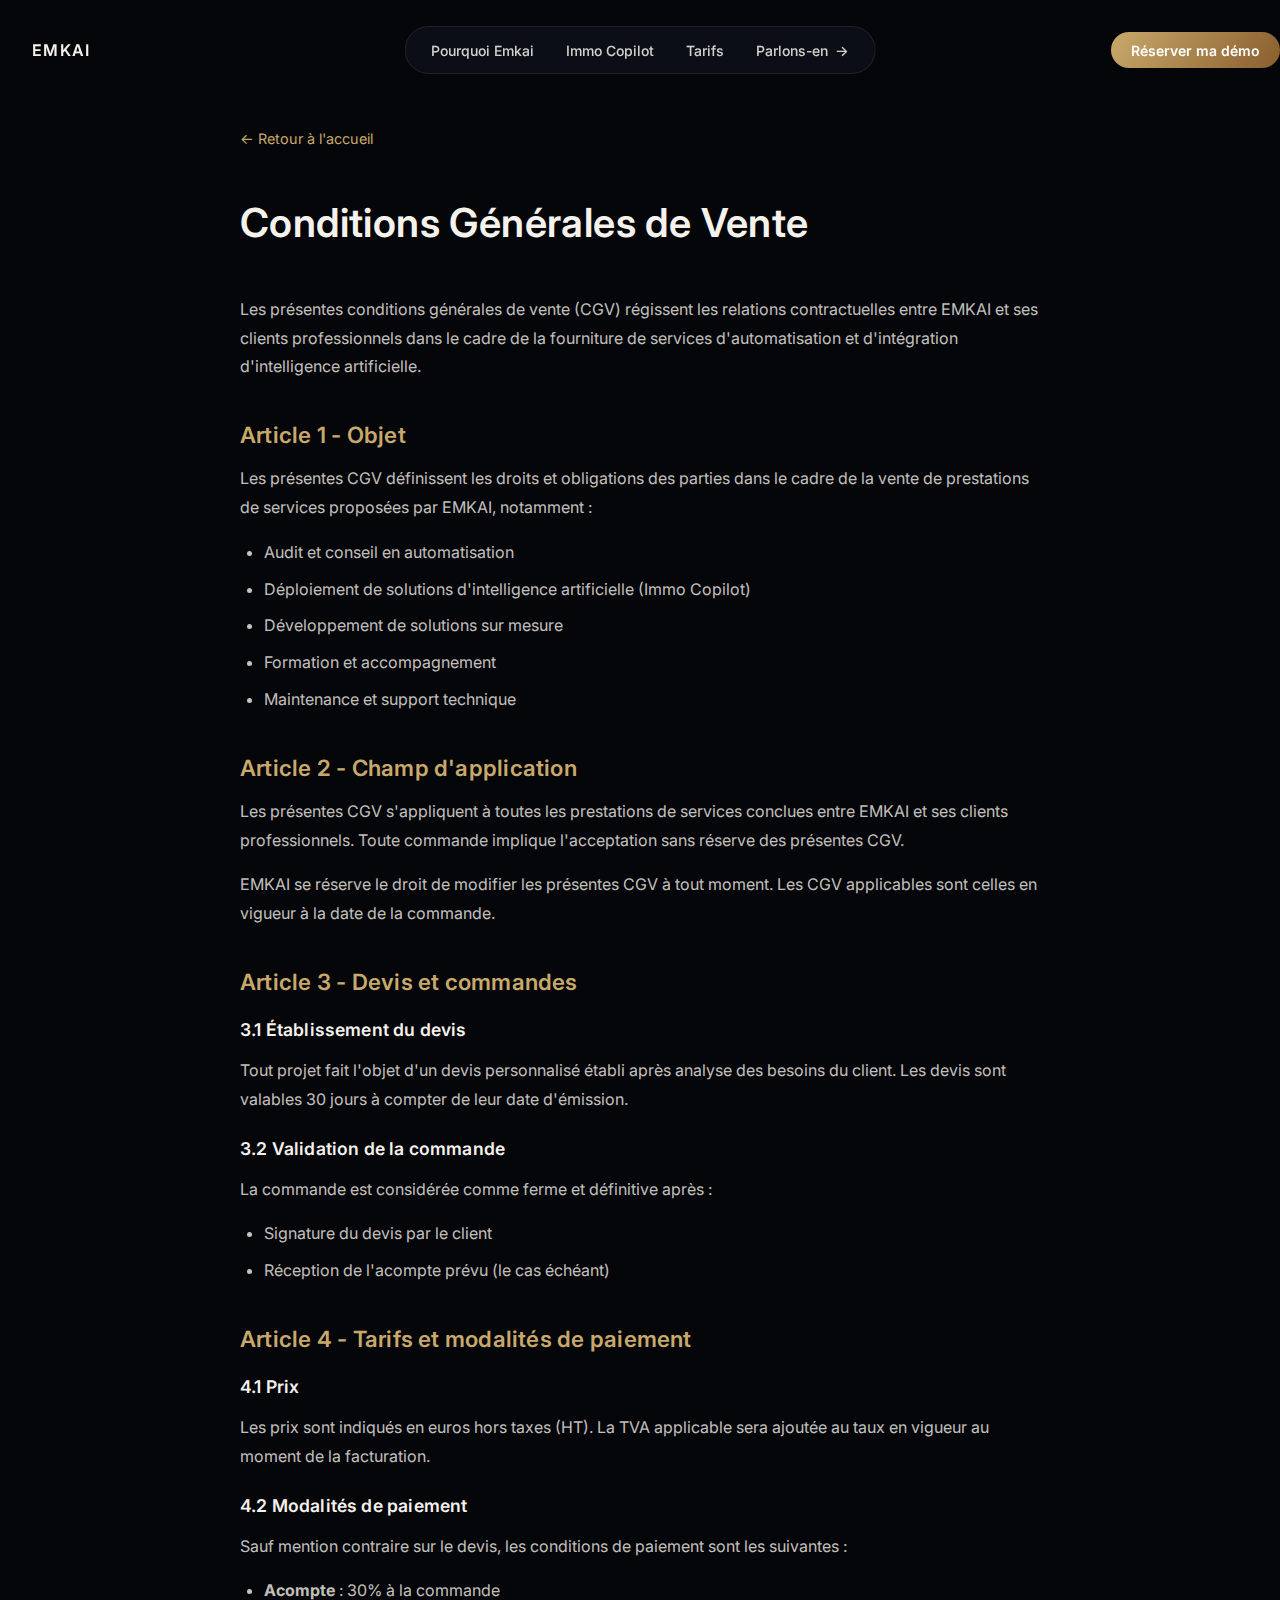
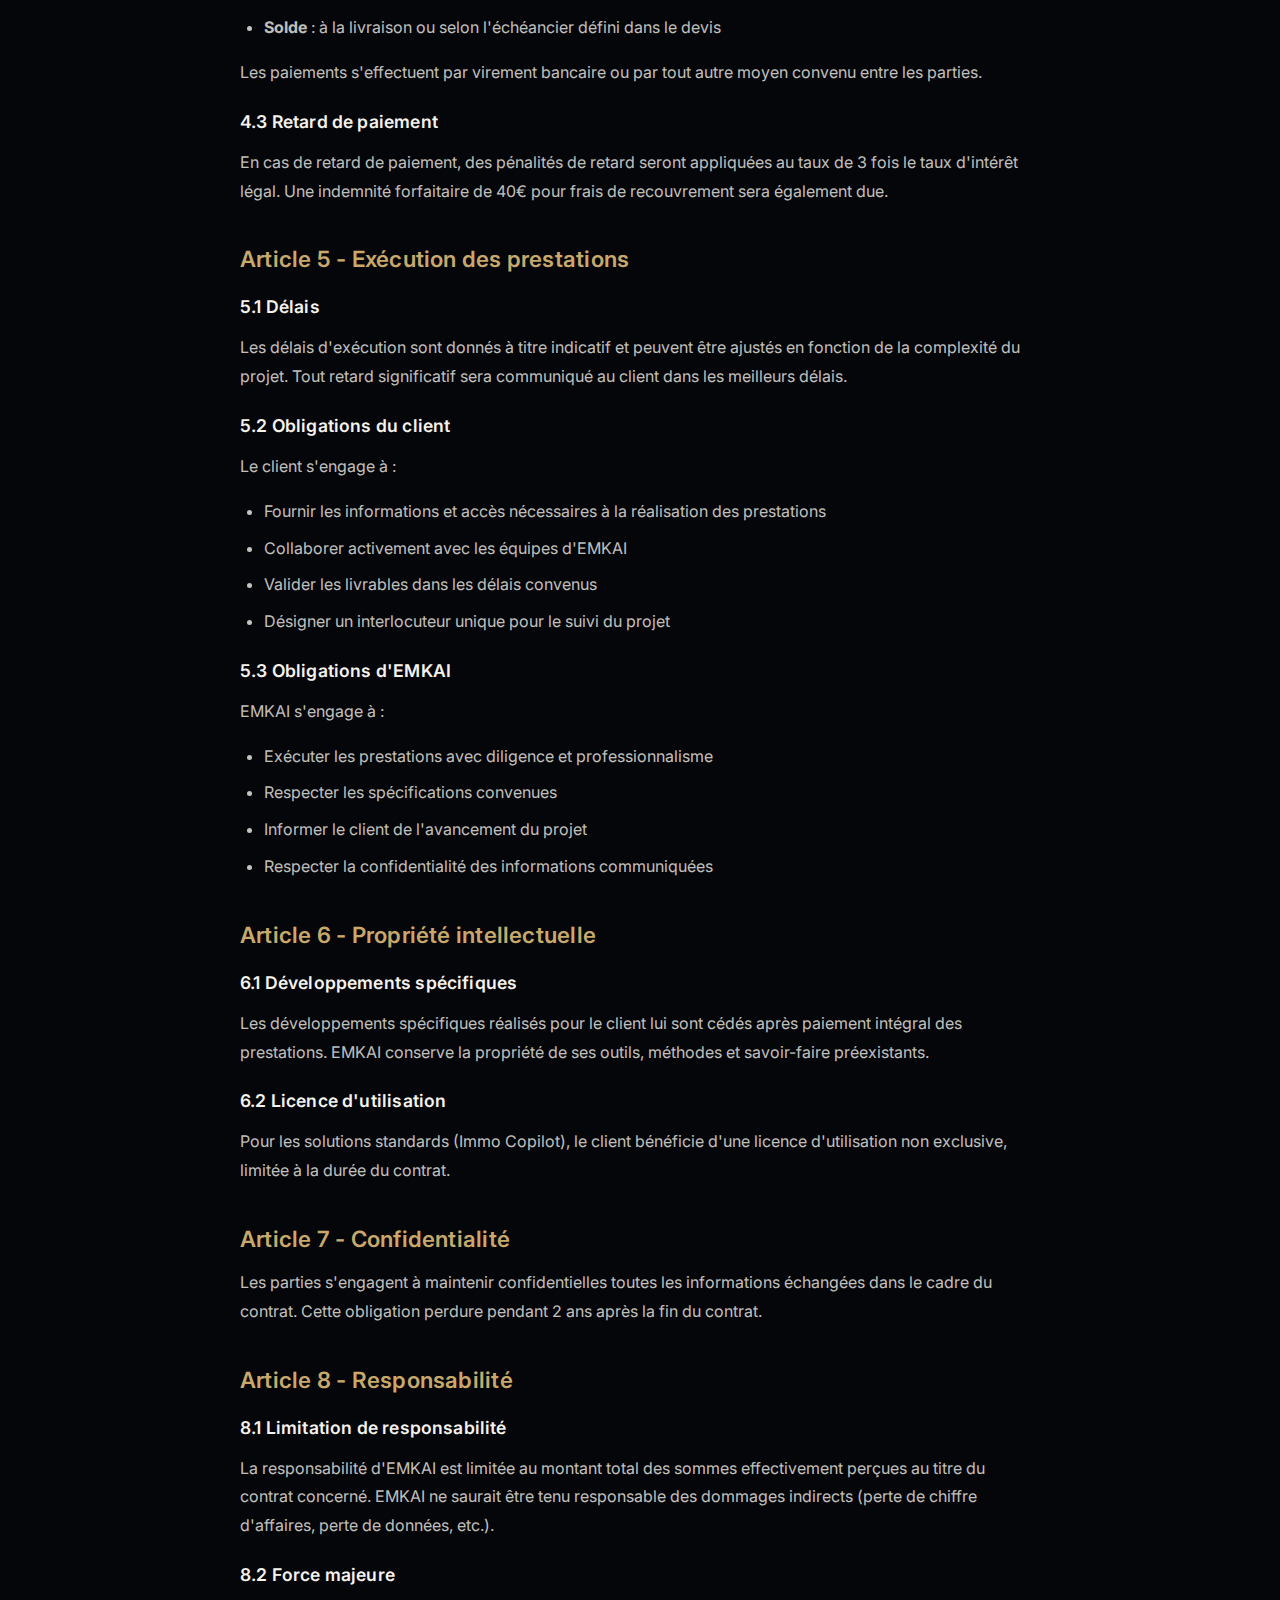
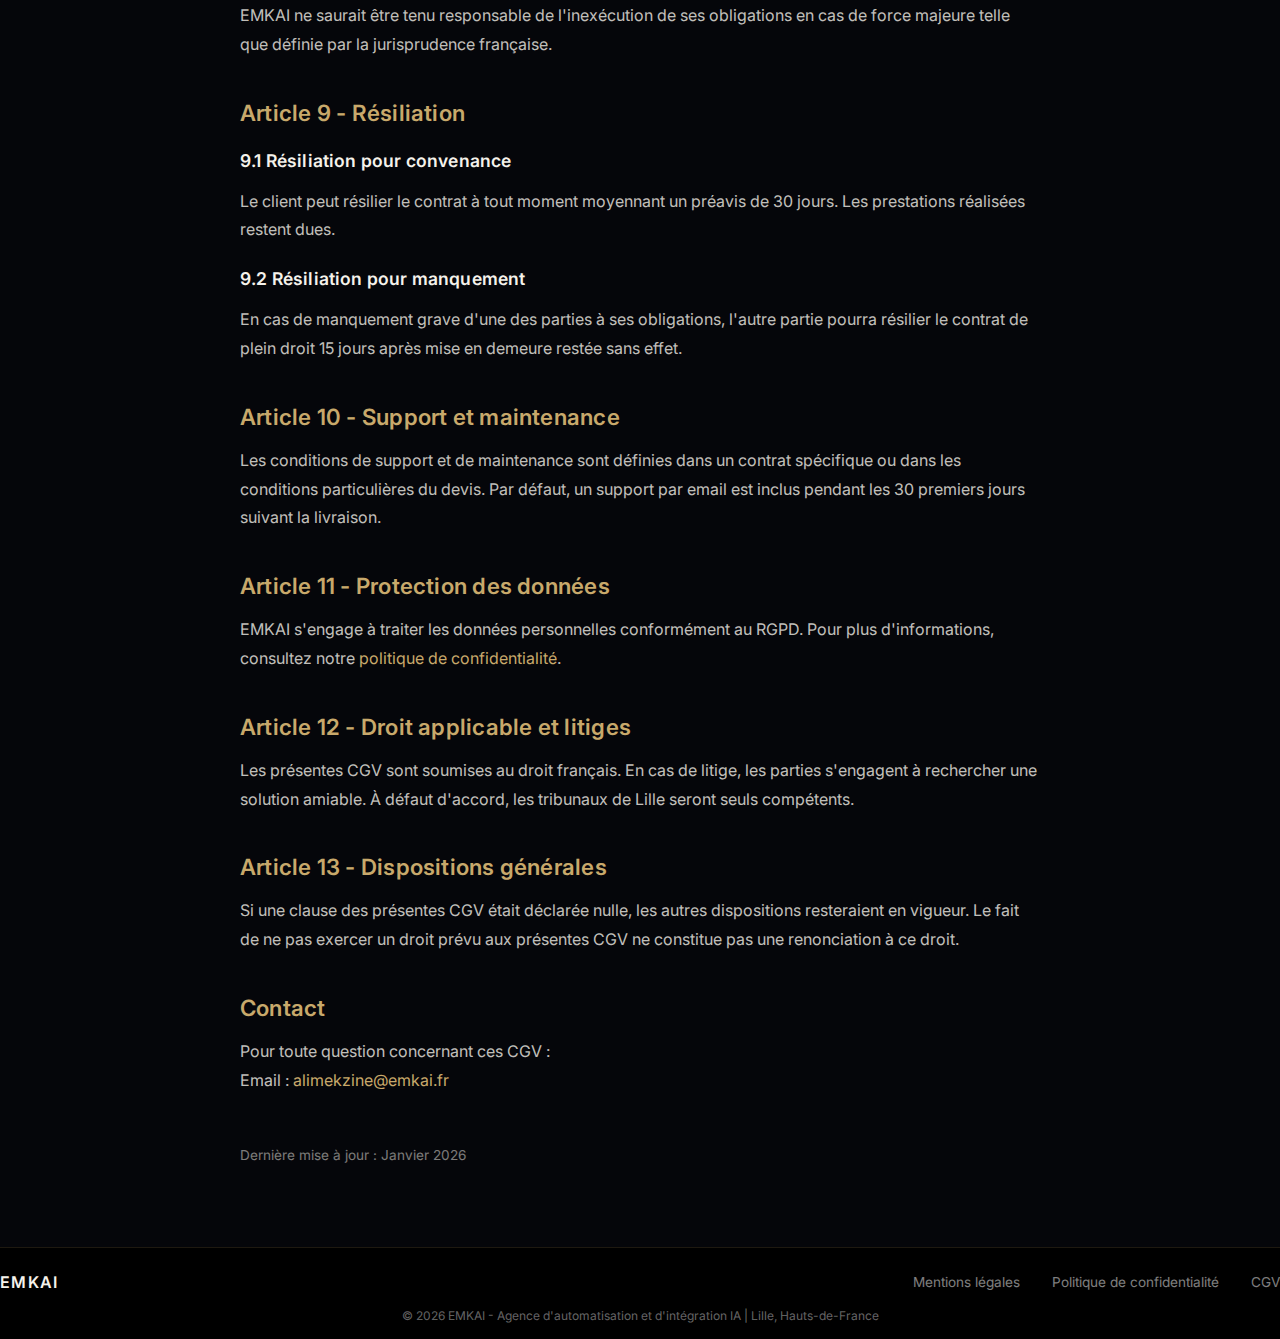
<file: cgv.html>
<!DOCTYPE html>
<html lang="fr">
  <head>
    <meta charset="UTF-8" />
    <meta name="viewport" content="width=device-width, initial-scale=1.0" />
    <title>Conditions Générales de Vente - EMKAI</title>
    <meta name="description" content="Conditions générales de vente d'EMKAI - Services d'automatisation et d'intégration IA pour l'immobilier." />
    <meta name="robots" content="noindex, follow" />
    <link rel="icon" href="/icons/favicon.ico" sizes="any" />
    <link rel="canonical" href="https://www.emkai.fr/cgv.html" />
    <link rel="preconnect" href="https://fonts.googleapis.com" />
    <link rel="preconnect" href="https://fonts.gstatic.com" crossorigin />
    <link href="https://fonts.googleapis.com/css2?family=Inter:wght@400;500;600;700&display=swap" rel="stylesheet" />
    <link rel="stylesheet" href="styles.css" />
    <style>
      .legal-page {
        min-height: 100vh;
        padding: 8rem 0 4rem;
        background: var(--dark);
      }
      .legal-page .container {
        max-width: 800px;
      }
      .legal-header {
        margin-bottom: 3rem;
      }
      .legal-header h1 {
        font-size: 2.5rem;
        font-weight: 600;
        margin-bottom: 0.5rem;
      }
      .legal-header .back-link {
        color: var(--primary);
        font-size: 0.9rem;
        display: inline-flex;
        align-items: center;
        gap: 0.5rem;
        margin-bottom: 1.5rem;
      }
      .legal-header .back-link:hover {
        text-decoration: underline;
      }
      .legal-content h2 {
        font-size: 1.4rem;
        font-weight: 600;
        color: var(--primary);
        margin: 2.5rem 0 1rem;
      }
      .legal-content h3 {
        font-size: 1.1rem;
        font-weight: 600;
        color: #f5f2eb;
        margin: 1.5rem 0 0.75rem;
      }
      .legal-content p {
        color: rgba(245, 242, 235, 0.8);
        line-height: 1.8;
        margin-bottom: 1rem;
      }
      .legal-content ul {
        color: rgba(245, 242, 235, 0.8);
        line-height: 1.8;
        padding-left: 1.5rem;
        margin-bottom: 1rem;
      }
      .legal-content li {
        margin-bottom: 0.5rem;
      }
      .legal-content a {
        color: var(--primary);
      }
      .legal-content a:hover {
        text-decoration: underline;
      }
      .placeholder {
        background: rgba(200, 169, 107, 0.1);
        padding: 0.2rem 0.5rem;
        border-radius: 4px;
        color: var(--primary);
      }
    </style>
  </head>
  <body>
    <header class="site-header">
      <div class="container header-wrapper">
        <a href="/" class="logo">
          <span class="logo-text">EMKAI</span>
        </a>
        <nav class="nav" id="primary-nav" aria-label="Navigation principale">
          <a href="/#impact" title="Comprendre l'impact du manque de réactivité">Pourquoi Emkai</a>
          <a href="immo-copilot.html" title="Découvrir Immo Copilot">Immo Copilot</a>
          <a href="formules.html" title="Découvrir nos tarifs">Tarifs</a>
          <a href="/#contact" class="nav-cta" title="Discutons de votre projet">Parlons-en <span class="nav-arrow" aria-hidden="true">→</span></a>
        </nav>
        <a href="https://cal.com/ali-mekzine-efgebv/30min" target="_blank" rel="noopener noreferrer" class="demo-btn" title="Réserver une démonstration personnalisée">Réserver ma démo</a>
        <button class="nav-toggle" aria-label="Ouvrir le menu" id="nav-toggle">
          <span></span>
          <span></span>
          <span></span>
        </button>
      </div>
    </header>

    <main class="legal-page">
      <div class="container">
        <div class="legal-header">
          <a href="/" class="back-link">← Retour à l'accueil</a>
          <h1>Conditions Générales de Vente</h1>
        </div>
        <div class="legal-content">
          <p>
            Les présentes conditions générales de vente (CGV) régissent les relations contractuelles entre EMKAI et ses clients professionnels dans le cadre de la fourniture de services d'automatisation et d'intégration d'intelligence artificielle.
          </p>

          <h2>Article 1 - Objet</h2>
          <p>
            Les présentes CGV définissent les droits et obligations des parties dans le cadre de la vente de prestations de services proposées par EMKAI, notamment :
          </p>
          <ul>
            <li>Audit et conseil en automatisation</li>
            <li>Déploiement de solutions d'intelligence artificielle (Immo Copilot)</li>
            <li>Développement de solutions sur mesure</li>
            <li>Formation et accompagnement</li>
            <li>Maintenance et support technique</li>
          </ul>

          <h2>Article 2 - Champ d'application</h2>
          <p>
            Les présentes CGV s'appliquent à toutes les prestations de services conclues entre EMKAI et ses clients professionnels. Toute commande implique l'acceptation sans réserve des présentes CGV.
          </p>
          <p>
            EMKAI se réserve le droit de modifier les présentes CGV à tout moment. Les CGV applicables sont celles en vigueur à la date de la commande.
          </p>

          <h2>Article 3 - Devis et commandes</h2>
          <h3>3.1 Établissement du devis</h3>
          <p>
            Tout projet fait l'objet d'un devis personnalisé établi après analyse des besoins du client. Les devis sont valables 30 jours à compter de leur date d'émission.
          </p>

          <h3>3.2 Validation de la commande</h3>
          <p>
            La commande est considérée comme ferme et définitive après :
          </p>
          <ul>
            <li>Signature du devis par le client</li>
            <li>Réception de l'acompte prévu (le cas échéant)</li>
          </ul>

          <h2>Article 4 - Tarifs et modalités de paiement</h2>
          <h3>4.1 Prix</h3>
          <p>
            Les prix sont indiqués en euros hors taxes (HT). La TVA applicable sera ajoutée au taux en vigueur au moment de la facturation.
          </p>

          <h3>4.2 Modalités de paiement</h3>
          <p>
            Sauf mention contraire sur le devis, les conditions de paiement sont les suivantes :
          </p>
          <ul>
            <li><strong>Acompte</strong> : 30% à la commande</li>
            <li><strong>Solde</strong> : à la livraison ou selon l'échéancier défini dans le devis</li>
          </ul>
          <p>
            Les paiements s'effectuent par virement bancaire ou par tout autre moyen convenu entre les parties.
          </p>

          <h3>4.3 Retard de paiement</h3>
          <p>
            En cas de retard de paiement, des pénalités de retard seront appliquées au taux de 3 fois le taux d'intérêt légal. Une indemnité forfaitaire de 40€ pour frais de recouvrement sera également due.
          </p>

          <h2>Article 5 - Exécution des prestations</h2>
          <h3>5.1 Délais</h3>
          <p>
            Les délais d'exécution sont donnés à titre indicatif et peuvent être ajustés en fonction de la complexité du projet. Tout retard significatif sera communiqué au client dans les meilleurs délais.
          </p>

          <h3>5.2 Obligations du client</h3>
          <p>
            Le client s'engage à :
          </p>
          <ul>
            <li>Fournir les informations et accès nécessaires à la réalisation des prestations</li>
            <li>Collaborer activement avec les équipes d'EMKAI</li>
            <li>Valider les livrables dans les délais convenus</li>
            <li>Désigner un interlocuteur unique pour le suivi du projet</li>
          </ul>

          <h3>5.3 Obligations d'EMKAI</h3>
          <p>
            EMKAI s'engage à :
          </p>
          <ul>
            <li>Exécuter les prestations avec diligence et professionnalisme</li>
            <li>Respecter les spécifications convenues</li>
            <li>Informer le client de l'avancement du projet</li>
            <li>Respecter la confidentialité des informations communiquées</li>
          </ul>

          <h2>Article 6 - Propriété intellectuelle</h2>
          <h3>6.1 Développements spécifiques</h3>
          <p>
            Les développements spécifiques réalisés pour le client lui sont cédés après paiement intégral des prestations. EMKAI conserve la propriété de ses outils, méthodes et savoir-faire préexistants.
          </p>

          <h3>6.2 Licence d'utilisation</h3>
          <p>
            Pour les solutions standards (Immo Copilot), le client bénéficie d'une licence d'utilisation non exclusive, limitée à la durée du contrat.
          </p>

          <h2>Article 7 - Confidentialité</h2>
          <p>
            Les parties s'engagent à maintenir confidentielles toutes les informations échangées dans le cadre du contrat. Cette obligation perdure pendant 2 ans après la fin du contrat.
          </p>

          <h2>Article 8 - Responsabilité</h2>
          <h3>8.1 Limitation de responsabilité</h3>
          <p>
            La responsabilité d'EMKAI est limitée au montant total des sommes effectivement perçues au titre du contrat concerné. EMKAI ne saurait être tenu responsable des dommages indirects (perte de chiffre d'affaires, perte de données, etc.).
          </p>

          <h3>8.2 Force majeure</h3>
          <p>
            EMKAI ne saurait être tenu responsable de l'inexécution de ses obligations en cas de force majeure telle que définie par la jurisprudence française.
          </p>

          <h2>Article 9 - Résiliation</h2>
          <h3>9.1 Résiliation pour convenance</h3>
          <p>
            Le client peut résilier le contrat à tout moment moyennant un préavis de 30 jours. Les prestations réalisées restent dues.
          </p>

          <h3>9.2 Résiliation pour manquement</h3>
          <p>
            En cas de manquement grave d'une des parties à ses obligations, l'autre partie pourra résilier le contrat de plein droit 15 jours après mise en demeure restée sans effet.
          </p>

          <h2>Article 10 - Support et maintenance</h2>
          <p>
            Les conditions de support et de maintenance sont définies dans un contrat spécifique ou dans les conditions particulières du devis. Par défaut, un support par email est inclus pendant les 30 premiers jours suivant la livraison.
          </p>

          <h2>Article 11 - Protection des données</h2>
          <p>
            EMKAI s'engage à traiter les données personnelles conformément au RGPD. Pour plus d'informations, consultez notre <a href="politique-confidentialite.html">politique de confidentialité</a>.
          </p>

          <h2>Article 12 - Droit applicable et litiges</h2>
          <p>
            Les présentes CGV sont soumises au droit français. En cas de litige, les parties s'engagent à rechercher une solution amiable. À défaut d'accord, les tribunaux de Lille seront seuls compétents.
          </p>

          <h2>Article 13 - Dispositions générales</h2>
          <p>
            Si une clause des présentes CGV était déclarée nulle, les autres dispositions resteraient en vigueur. Le fait de ne pas exercer un droit prévu aux présentes CGV ne constitue pas une renonciation à ce droit.
          </p>

          <h2>Contact</h2>
          <p>
            Pour toute question concernant ces CGV :<br>
            Email : <a href="mailto:alimekzine@emkai.fr">alimekzine@emkai.fr</a>
          </p>

          <p style="margin-top: 3rem; font-size: 0.85rem; color: rgba(245, 242, 235, 0.5);">
            Dernière mise à jour : Janvier 2026
          </p>
        </div>
      </div>
    </main>

    <footer class="site-footer">
      <div class="container">
        <div class="footer-content">
          <div class="logo">
            <a href="/" style="text-decoration: none; color: inherit;">
              <span class="logo-text">EMKAI</span>
            </a>
          </div>
          <nav class="footer-links">
            <a href="mentions-legales.html">Mentions légales</a>
            <a href="politique-confidentialite.html">Politique de confidentialité</a>
            <a href="cgv.html">CGV</a>
          </nav>
        </div>
        <p class="footer-note">
          © <span id="current-year"></span> EMKAI - Agence d'automatisation et d'intégration IA | Lille, Hauts-de-France
        </p>
      </div>
    </footer>

    <script>
      document.getElementById("current-year").textContent = new Date().getFullYear();

      const navToggle = document.getElementById("nav-toggle");
      const primaryNav = document.getElementById("primary-nav");
      if (navToggle && primaryNav) {
        navToggle.addEventListener("click", () => {
          primaryNav.classList.toggle("active");
        });
        primaryNav.querySelectorAll("a").forEach((link) => {
          link.addEventListener("click", () => {
            primaryNav.classList.remove("active");
          });
        });
      }
    </script>
  </body>
</html>
</file>
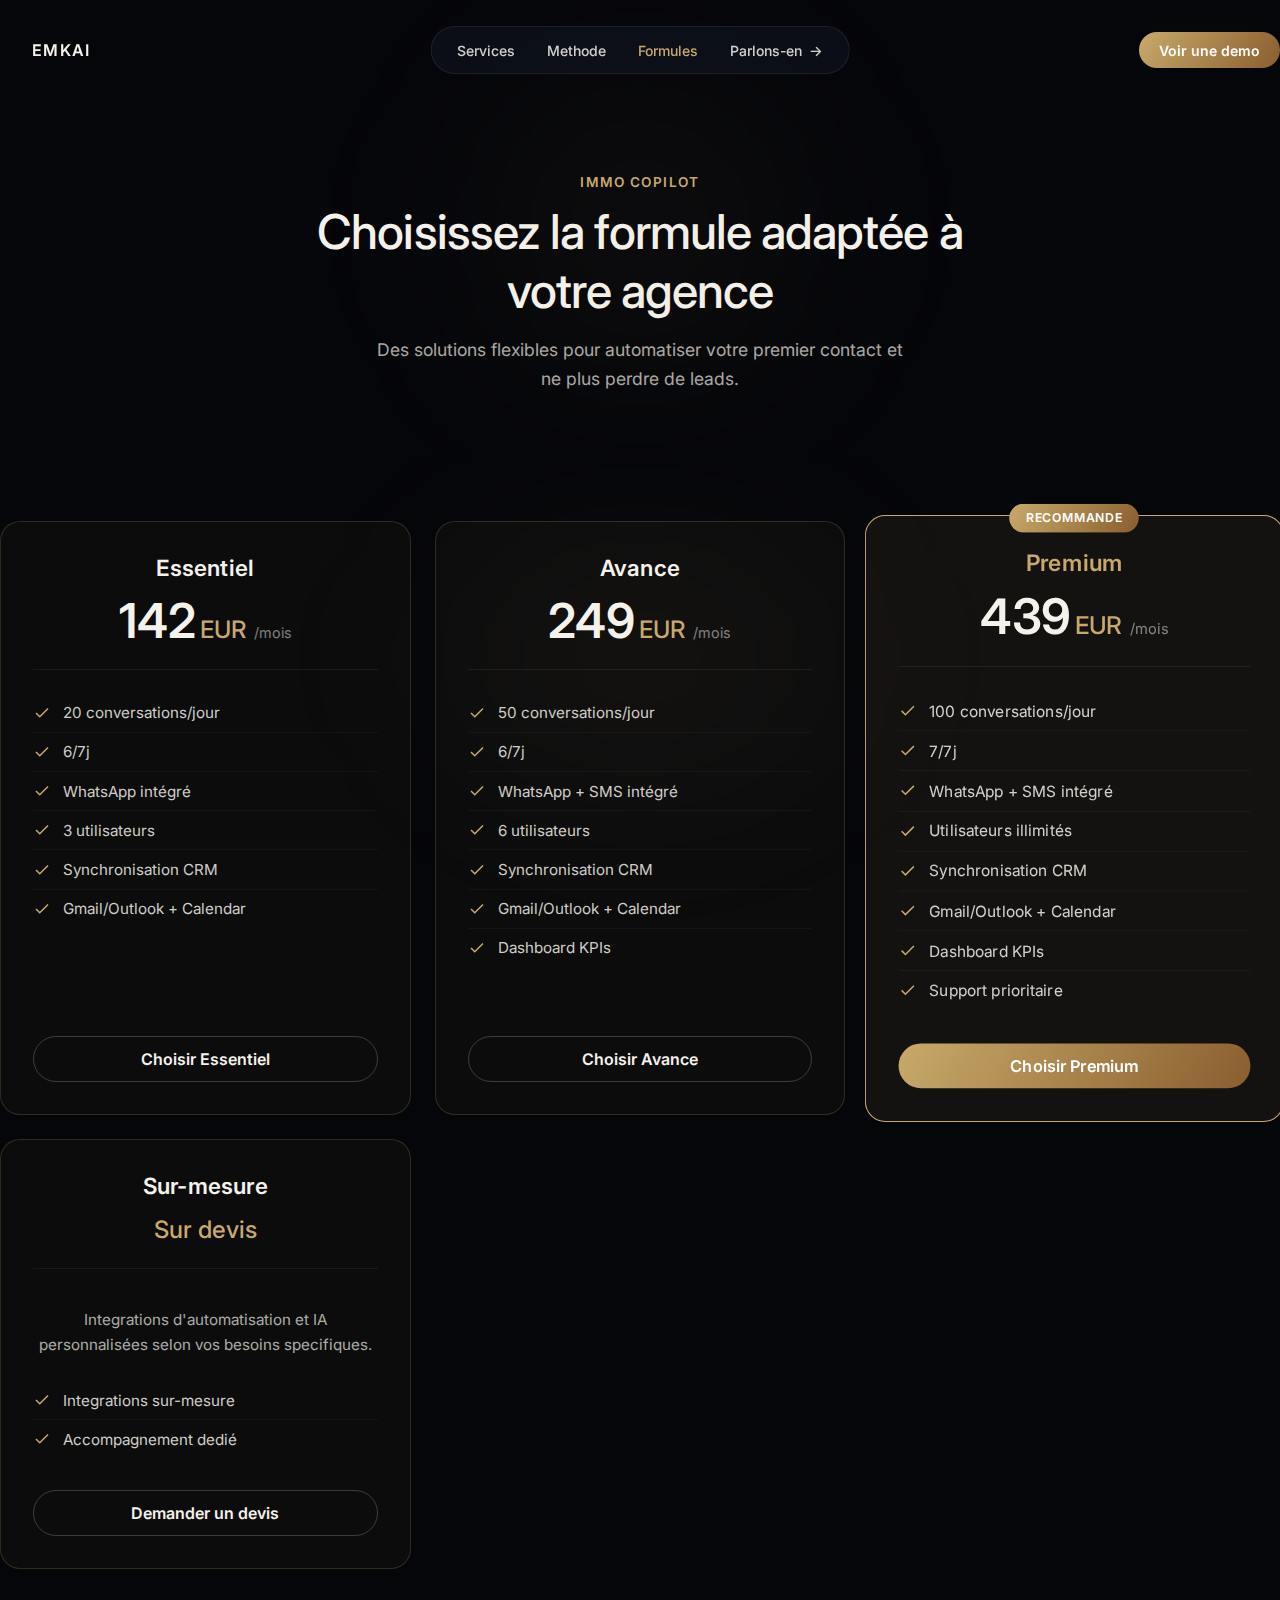
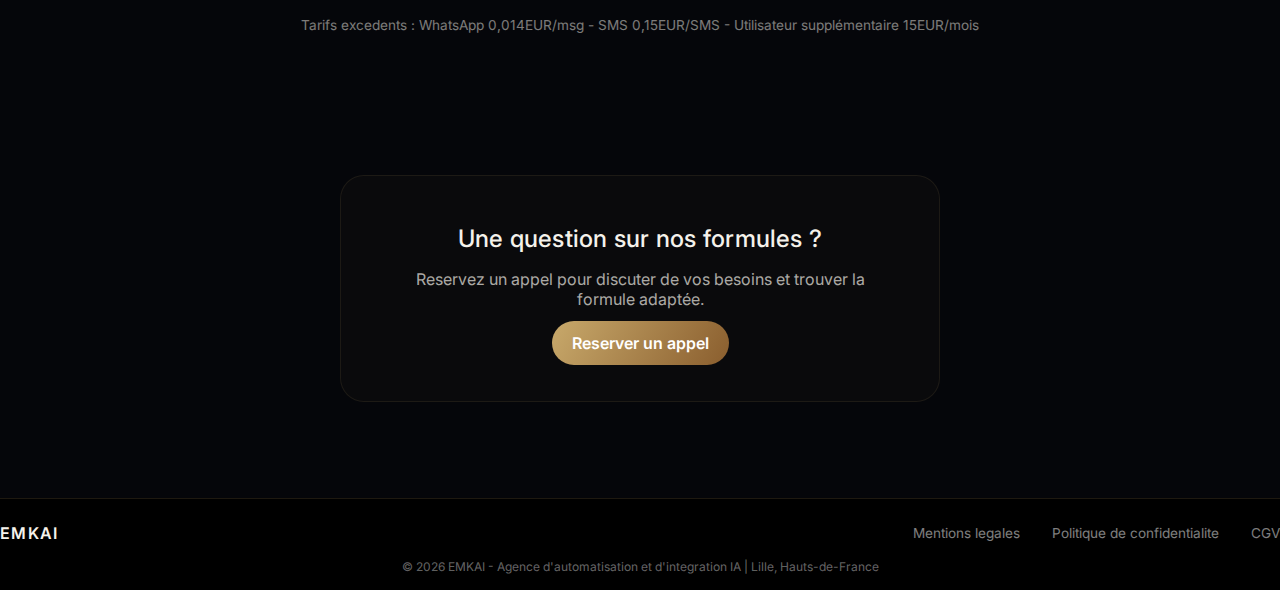
<file: formules.html>
<!DOCTYPE html>
<html lang="fr">
  <head>
    <meta charset="UTF-8" />
    <meta name="viewport" content="width=device-width, initial-scale=1.0" />

    <!-- Favicon -->
    <link rel="icon" href="/icons/favicon.ico" sizes="any" />
    <link rel="icon" href="/icons/favicon.svg" type="image/svg+xml" />

    <!-- SEO Meta Tags -->
    <title>Formules & Tarifs - EMKAI | Solutions IA pour l'immobilier</title>
    <meta name="description" content="Decouvrez nos formules d'abonnement Immo Copilot : Essentiel, Avance, Premium et Sur-mesure. Solutions IA adaptees a votre agence immobiliere." />
    <meta name="robots" content="index, follow" />
    <link rel="canonical" href="https://www.emkai.fr/formules.html" />

    <!-- Open Graph -->
    <meta property="og:title" content="Formules & Tarifs - EMKAI" />
    <meta property="og:description" content="Decouvrez nos formules d'abonnement Immo Copilot pour votre agence immobiliere." />
    <meta property="og:url" content="https://www.emkai.fr/formules.html" />
    <meta property="og:type" content="website" />

    <!-- Fonts & Styles -->
    <link rel="preconnect" href="https://fonts.googleapis.com" />
    <link rel="preconnect" href="https://fonts.gstatic.com" crossorigin />
    <link href="https://fonts.googleapis.com/css2?family=Inter:wght@400;500;600;700&family=Playfair+Display:wght@400;500&display=swap" rel="stylesheet" />
    <link rel="stylesheet" href="styles.css" />
  </head>
  <body>
    <!-- Header -->
    <header class="site-header">
      <div class="container header-wrapper">
        <a href="/" class="logo">
          <span class="logo-text">EMKAI</span>
        </a>
        <nav class="nav" id="primary-nav" aria-label="Navigation principale">
          <a href="/#services" title="Decouvrir nos services IA pour l'immobilier">Services</a>
          <a href="/#process" title="Notre methode de deploiement">Methode</a>
          <a href="formules.html" class="nav-active" title="Decouvrir nos formules et tarifs">Formules</a>
          <a href="/#contact" class="nav-cta" title="Nous contacter pour discuter de votre projet">Parlons-en <span class="nav-arrow" aria-hidden="true">-></span></a>
        </nav>
        <a href="https://cal.com/ali-mekzine-efgebv/30min" target="_blank" rel="noopener noreferrer" class="demo-btn" title="Reserver une demonstration">Voir une demo</a>
        <button class="nav-toggle" aria-label="Ouvrir le menu" id="nav-toggle">
          <span></span>
          <span></span>
          <span></span>
        </button>
      </div>
    </header>

    <main>
      <!-- Hero Section -->
      <section class="pricing-hero">
        <div class="container">
          <p class="eyebrow">Immo Copilot</p>
          <h1>Choisissez la formule adaptée à votre agence</h1>
          <p class="pricing-subtitle">Des solutions flexibles pour automatiser votre premier contact et ne plus perdre de leads.</p>
        </div>
      </section>

      <!-- Pricing Cards -->
      <section class="pricing-section">
        <div class="container">
          <div class="pricing-grid">

            <!-- Essentiel -->
            <article class="pricing-card">
              <div class="pricing-card-header">
                <h3>Essentiel</h3>
                <div class="pricing-price">
                  <span class="price-amount">142</span>
                  <span class="price-currency">EUR</span>
                  <span class="price-period">/mois</span>
                </div>
              </div>
              <ul class="pricing-features">
                <li>
                  <svg class="check-icon" viewBox="0 0 24 24" fill="none" stroke="currentColor" stroke-width="2">
                    <polyline points="20 6 9 17 4 12"></polyline>
                  </svg>
                  20 conversations/jour
                </li>
                <li>
                  <svg class="check-icon" viewBox="0 0 24 24" fill="none" stroke="currentColor" stroke-width="2">
                    <polyline points="20 6 9 17 4 12"></polyline>
                  </svg>
                   6/7j
                </li>
                <li>
                  <svg class="check-icon" viewBox="0 0 24 24" fill="none" stroke="currentColor" stroke-width="2">
                    <polyline points="20 6 9 17 4 12"></polyline>
                  </svg>
                  WhatsApp intégré
                </li>
                <li>
                  <svg class="check-icon" viewBox="0 0 24 24" fill="none" stroke="currentColor" stroke-width="2">
                    <polyline points="20 6 9 17 4 12"></polyline>
                  </svg>
                  3 utilisateurs
                </li>
                <li>
                  <svg class="check-icon" viewBox="0 0 24 24" fill="none" stroke="currentColor" stroke-width="2">
                    <polyline points="20 6 9 17 4 12"></polyline>
                  </svg>
                  Synchronisation CRM
                </li>
                <li>
                  <svg class="check-icon" viewBox="0 0 24 24" fill="none" stroke="currentColor" stroke-width="2">
                    <polyline points="20 6 9 17 4 12"></polyline>
                  </svg>
                  Gmail/Outlook + Calendar
                </li>
              </ul>
              <a href="checkout.html?plan=essentiel" class="btn btn-secondary pricing-cta">Choisir Essentiel</a>
            </article>

            <!-- Avance -->
            <article class="pricing-card">
              <div class="pricing-card-header">
                <h3>Avance</h3>
                <div class="pricing-price">
                  <span class="price-amount">249</span>
                  <span class="price-currency">EUR</span>
                  <span class="price-period">/mois</span>
                </div>
              </div>
              <ul class="pricing-features">
                <li>
                  <svg class="check-icon" viewBox="0 0 24 24" fill="none" stroke="currentColor" stroke-width="2">
                    <polyline points="20 6 9 17 4 12"></polyline>
                  </svg>
                  50 conversations/jour
                </li>
                <li>
                  <svg class="check-icon" viewBox="0 0 24 24" fill="none" stroke="currentColor" stroke-width="2">
                    <polyline points="20 6 9 17 4 12"></polyline>
                  </svg>
                   6/7j
                </li>
                <li>
                  <svg class="check-icon" viewBox="0 0 24 24" fill="none" stroke="currentColor" stroke-width="2">
                    <polyline points="20 6 9 17 4 12"></polyline>
                  </svg>
                  WhatsApp + SMS intégré
                </li>
                <li>
                  <svg class="check-icon" viewBox="0 0 24 24" fill="none" stroke="currentColor" stroke-width="2">
                    <polyline points="20 6 9 17 4 12"></polyline>
                  </svg>
                  6 utilisateurs
                </li>
                <li>
                  <svg class="check-icon" viewBox="0 0 24 24" fill="none" stroke="currentColor" stroke-width="2">
                    <polyline points="20 6 9 17 4 12"></polyline>
                  </svg>
                  Synchronisation CRM
                </li>
                <li>
                  <svg class="check-icon" viewBox="0 0 24 24" fill="none" stroke="currentColor" stroke-width="2">
                    <polyline points="20 6 9 17 4 12"></polyline>
                  </svg>
                  Gmail/Outlook + Calendar
                </li>
                <li>
                  <svg class="check-icon" viewBox="0 0 24 24" fill="none" stroke="currentColor" stroke-width="2">
                    <polyline points="20 6 9 17 4 12"></polyline>
                  </svg>
                  Dashboard KPIs
                </li>
              </ul>
              <a href="checkout.html?plan=avance" class="btn btn-secondary pricing-cta">Choisir Avance</a>
            </article>

            <!-- Premium (Featured) -->
            <article class="pricing-card pricing-card-featured">
              <div class="pricing-badge">Recommande</div>
              <div class="pricing-card-header">
                <h3>Premium</h3>
                <div class="pricing-price">
                  <span class="price-amount">439</span>
                  <span class="price-currency">EUR</span>
                  <span class="price-period">/mois</span>
                </div>
              </div>
              <ul class="pricing-features">
                <li>
                  <svg class="check-icon" viewBox="0 0 24 24" fill="none" stroke="currentColor" stroke-width="2">
                    <polyline points="20 6 9 17 4 12"></polyline>
                  </svg>
                  100 conversations/jour
                </li>
                <li>
                  <svg class="check-icon" viewBox="0 0 24 24" fill="none" stroke="currentColor" stroke-width="2">
                    <polyline points="20 6 9 17 4 12"></polyline>
                  </svg>
                   7/7j
                </li>
                <li>
                  <svg class="check-icon" viewBox="0 0 24 24" fill="none" stroke="currentColor" stroke-width="2">
                    <polyline points="20 6 9 17 4 12"></polyline>
                  </svg>
                  WhatsApp + SMS intégré
                </li>
                <li>
                  <svg class="check-icon" viewBox="0 0 24 24" fill="none" stroke="currentColor" stroke-width="2">
                    <polyline points="20 6 9 17 4 12"></polyline>
                  </svg>
                  Utilisateurs illimités
                </li>
                <li>
                  <svg class="check-icon" viewBox="0 0 24 24" fill="none" stroke="currentColor" stroke-width="2">
                    <polyline points="20 6 9 17 4 12"></polyline>
                  </svg>
                  Synchronisation CRM
                </li>
                <li>
                  <svg class="check-icon" viewBox="0 0 24 24" fill="none" stroke="currentColor" stroke-width="2">
                    <polyline points="20 6 9 17 4 12"></polyline>
                  </svg>
                  Gmail/Outlook + Calendar
                </li>
                <li>
                  <svg class="check-icon" viewBox="0 0 24 24" fill="none" stroke="currentColor" stroke-width="2">
                    <polyline points="20 6 9 17 4 12"></polyline>
                  </svg>
                  Dashboard KPIs
                </li>
                <li>
                  <svg class="check-icon" viewBox="0 0 24 24" fill="none" stroke="currentColor" stroke-width="2">
                    <polyline points="20 6 9 17 4 12"></polyline>
                  </svg>
                  Support prioritaire
                </li>
              </ul>
              <a href="checkout.html?plan=premium" class="btn btn-primary pricing-cta">Choisir Premium</a>
            </article>

            <!-- Sur-mesure -->
            <article class="pricing-card pricing-card-custom">
              <div class="pricing-card-header">
                <h3>Sur-mesure</h3>
                <div class="pricing-price">
                  <span class="price-label">Sur devis</span>
                </div>
              </div>
              <p class="custom-description">
                Integrations d'automatisation et IA personnalisées selon vos besoins specifiques.
              </p>
              <ul class="pricing-features">
                <li>
                  <svg class="check-icon" viewBox="0 0 24 24" fill="none" stroke="currentColor" stroke-width="2">
                    <polyline points="20 6 9 17 4 12"></polyline>
                  </svg>
                  Integrations sur-mesure
                </li>
                <li>
                  <svg class="check-icon" viewBox="0 0 24 24" fill="none" stroke="currentColor" stroke-width="2">
                    <polyline points="20 6 9 17 4 12"></polyline>
                  </svg>
                  Accompagnement dedié
                </li>
              </ul>
              <a href="/#contact" class="btn btn-secondary pricing-cta">Demander un devis</a>
            </article>

          </div>

          <!-- Note tarifs excedents -->
          <p class="pricing-note">
            Tarifs excedents : WhatsApp 0,014EUR/msg - SMS 0,15EUR/SMS - Utilisateur supplémentaire 15EUR/mois
          </p>
        </div>
      </section>

      <!-- CTA Section -->
      <section class="pricing-footer-section">
        <div class="container">
          <div class="pricing-guarantee">
            <h2>Une question sur nos formules ?</h2>
            <p>Reservez un appel pour discuter de vos besoins et trouver la formule adaptée.</p>
            <a href="https://cal.com/ali-mekzine-efgebv/30min" target="_blank" rel="noopener noreferrer" class="btn btn-primary">Reserver un appel</a>
          </div>
        </div>
      </section>
    </main>

    <!-- Footer -->
    <footer class="site-footer">
      <div class="container">
        <div class="footer-content">
          <div class="logo">
            <a href="/" style="text-decoration: none; color: inherit;">
              <span class="logo-text">EMKAI</span>
            </a>
          </div>
          <nav class="footer-links">
            <a href="mentions-legales.html">Mentions legales</a>
            <a href="politique-confidentialite.html">Politique de confidentialite</a>
            <a href="cgv.html">CGV</a>
          </nav>
        </div>
        <p class="footer-note">
          © <span id="current-year"></span> EMKAI - Agence d'automatisation et d'integration IA | Lille, Hauts-de-France
        </p>
      </div>
    </footer>

    <script>
      document.getElementById("current-year").textContent = new Date().getFullYear();

      // Navigation mobile
      const navToggle = document.getElementById("nav-toggle");
      const primaryNav = document.getElementById("primary-nav");
      if (navToggle && primaryNav) {
        navToggle.addEventListener("click", () => {
          primaryNav.classList.toggle("active");
        });
        primaryNav.querySelectorAll("a").forEach((link) => {
          link.addEventListener("click", () => {
            primaryNav.classList.remove("active");
          });
        });
      }
    </script>
  </body>
</html>
</file>
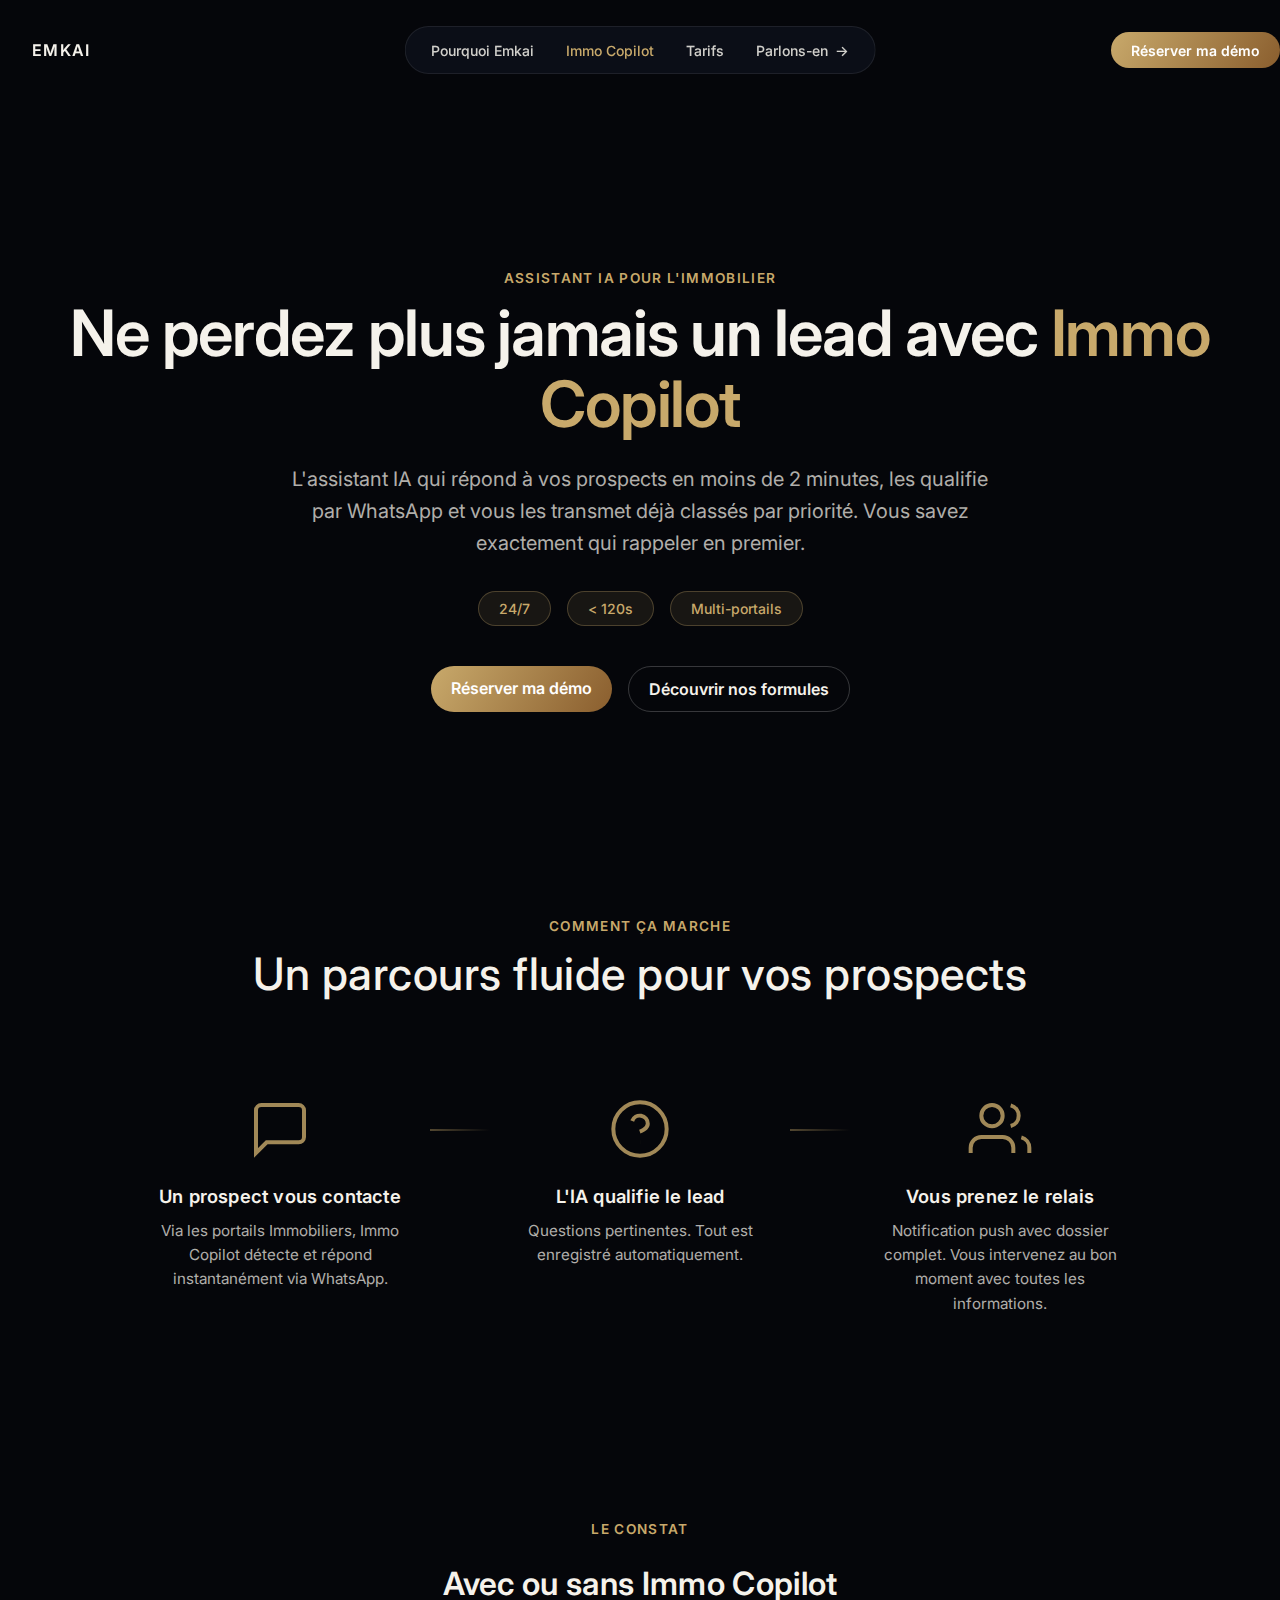
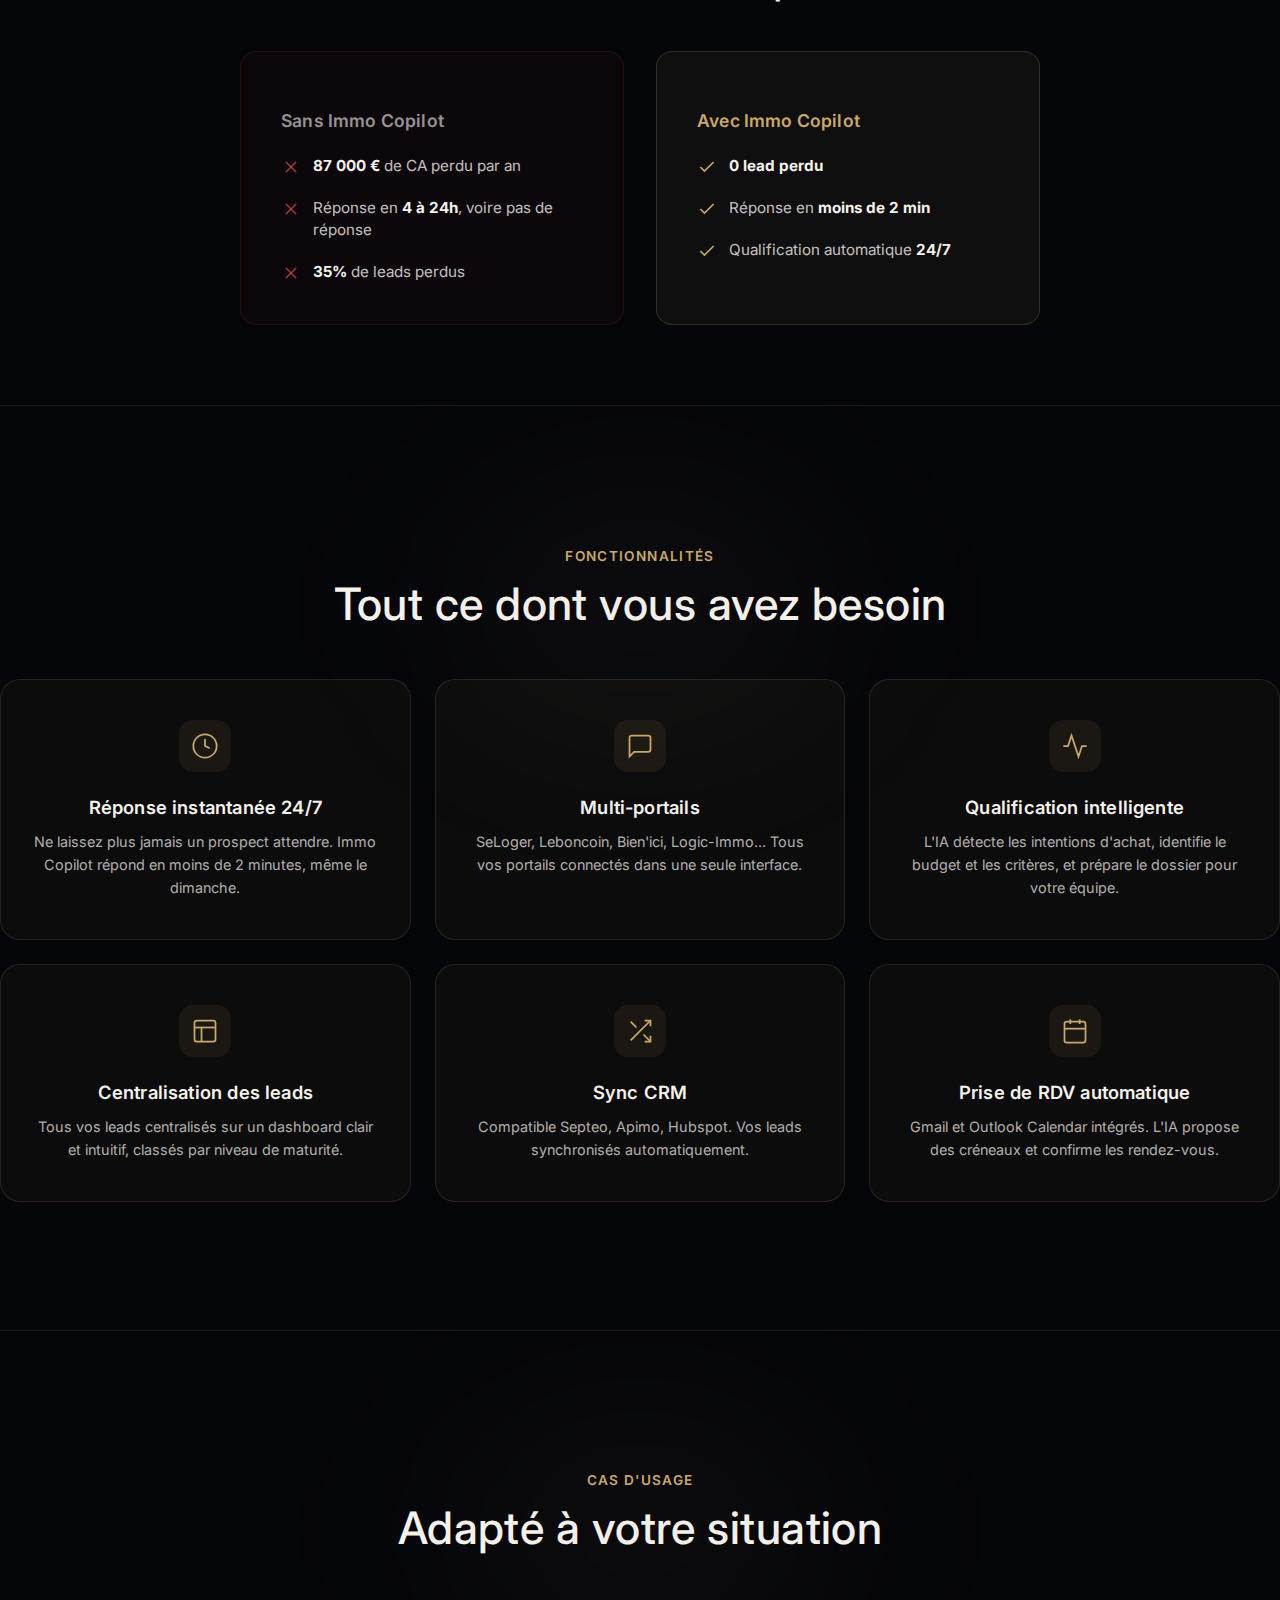
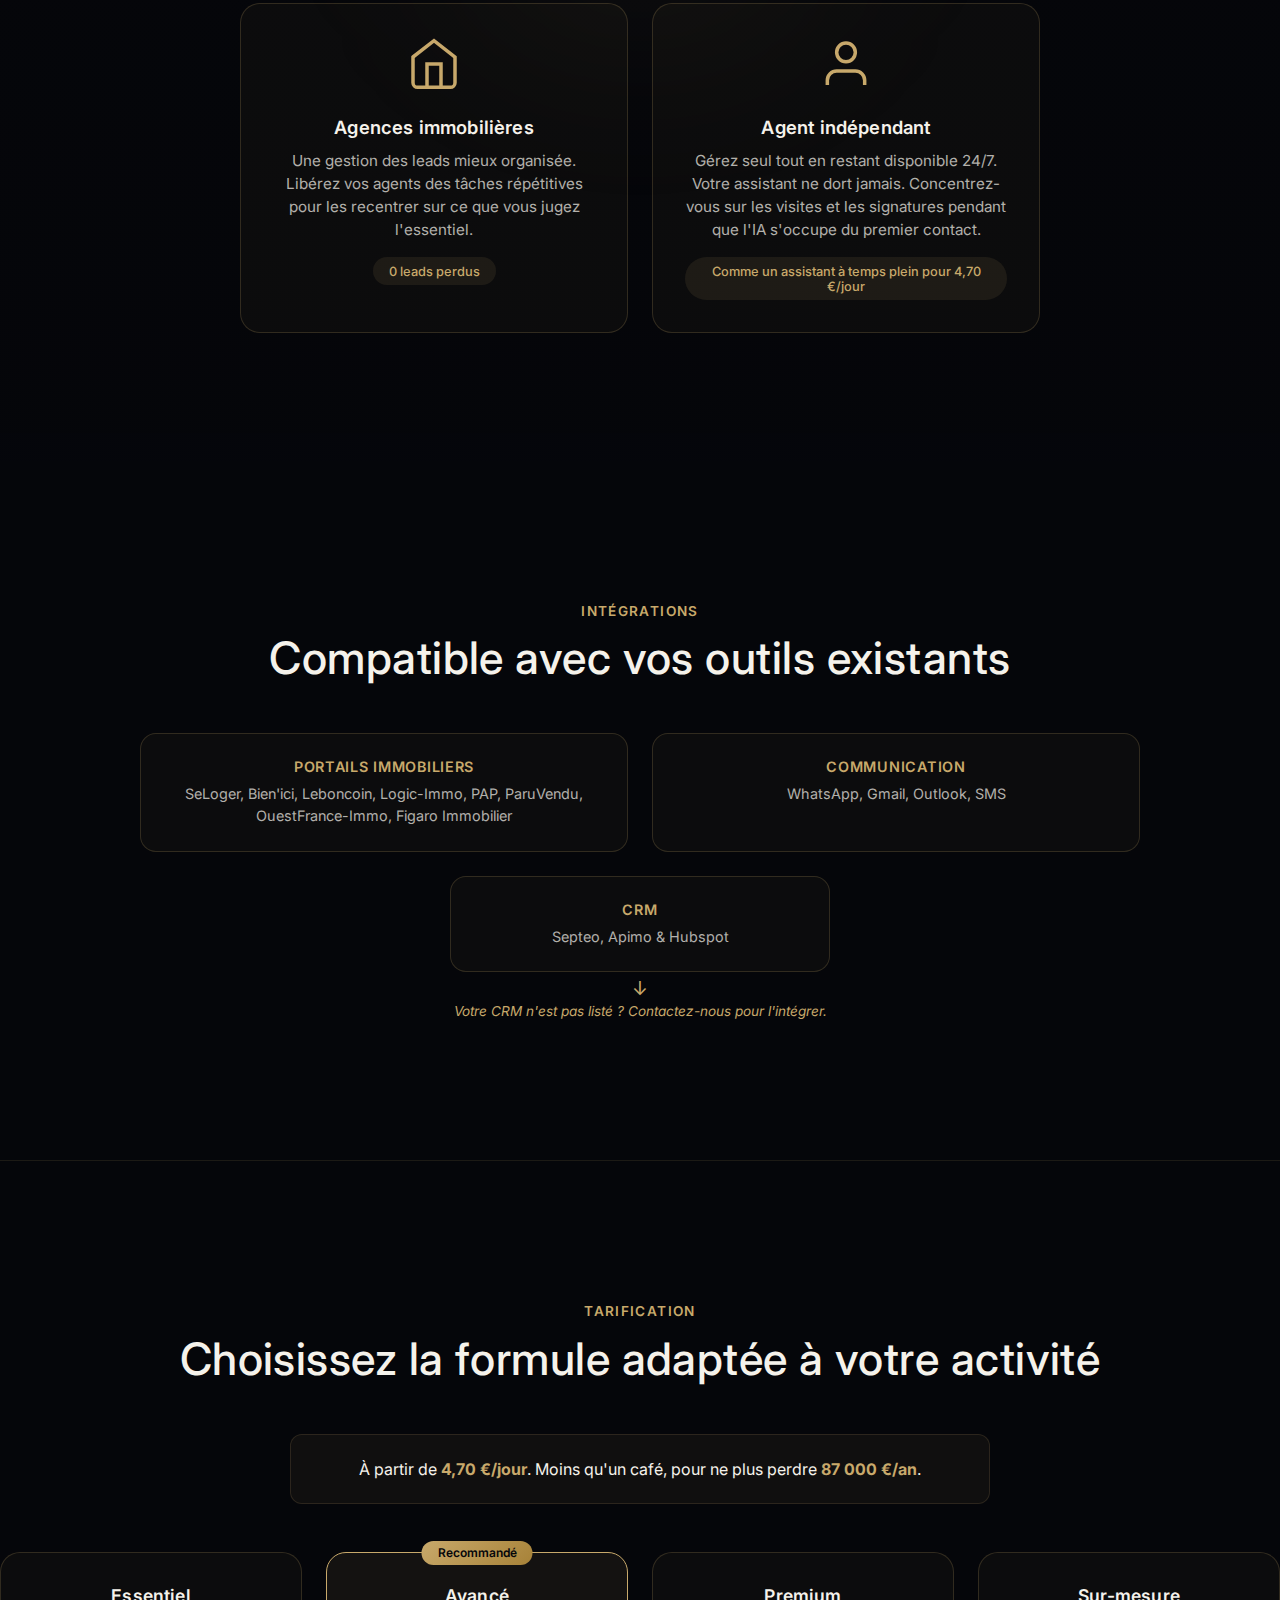
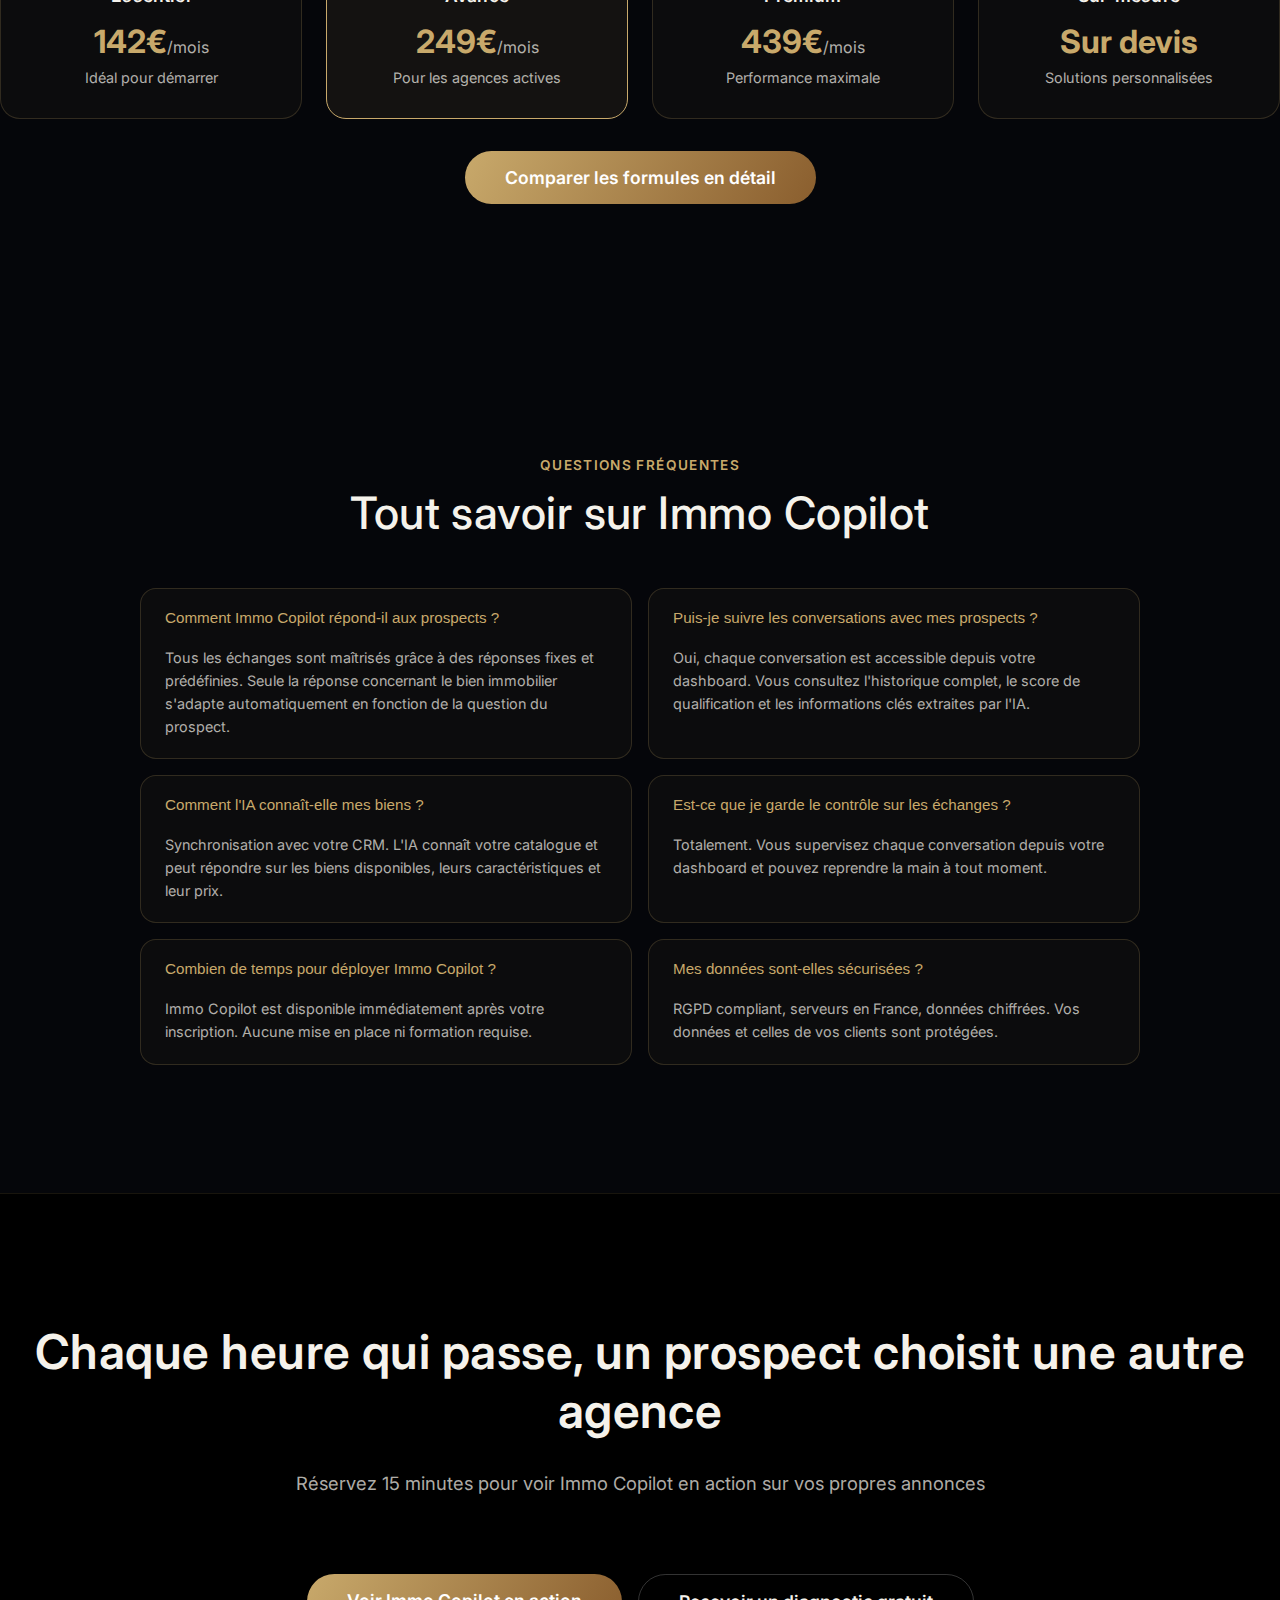
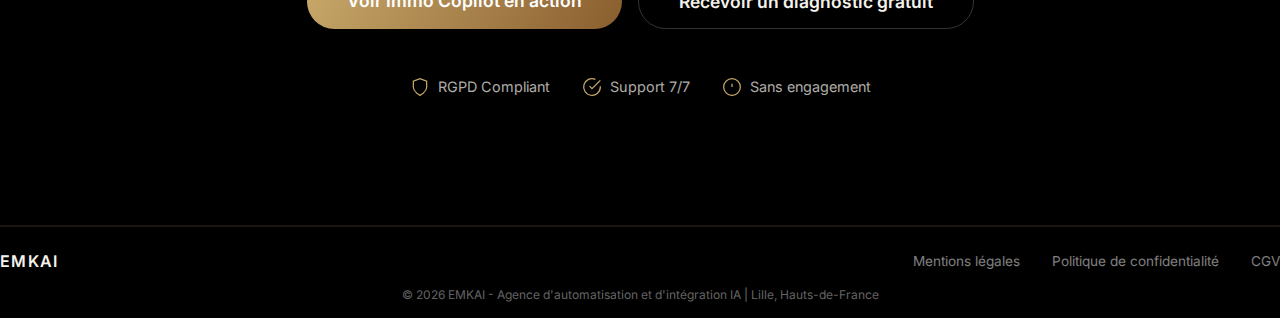
<file: immo-copilot.html>
<!DOCTYPE html>
<html lang="fr">
  <head>
    <meta charset="UTF-8" />
    <meta name="viewport" content="width=device-width, initial-scale=1.0" />

    <!-- Favicon -->
    <link rel="icon" href="/icons/favicon.ico" sizes="any" />
    <link rel="icon" href="/icons/favicon.ico" type="image/x-icon" />

    <!-- SEO Meta Tags -->
    <title>Immo Copilot - Assistant IA pour Agences Immobilières | EMKAI</title>
    <meta name="description" content="Immo Copilot qualifie vos leads 24/7, répond en moins de 120 secondes sur WhatsApp, SMS et Email. L'assistant IA conçu pour les agences immobilières." />
    <meta name="keywords" content="assistant IA immobilier, chatbot immobilier, qualification leads, Immo Copilot, automatisation agence immobilière, WhatsApp immobilier" />
    <meta name="robots" content="index, follow" />
    <link rel="canonical" href="https://www.emkai.fr/immo-copilot.html" />

    <!-- Open Graph -->
    <meta property="og:title" content="Immo Copilot - Assistant IA pour Agences Immobilières" />
    <meta property="og:description" content="Immo Copilot qualifie vos leads 24/7, répond en moins de 120 secondes. L'IA conçue pour les agences immobilières." />
    <meta property="og:url" content="https://www.emkai.fr/immo-copilot.html" />
    <meta property="og:type" content="website" />

    <!-- Twitter Card -->
    <meta name="twitter:card" content="summary_large_image" />
    <meta name="twitter:title" content="Immo Copilot - Assistant IA pour Agences Immobilières" />
    <meta name="twitter:description" content="Immo Copilot qualifie vos leads 24/7, répond en moins de 120 secondes. L'IA conçue pour les agences immobilières." />

    <!-- Fonts & Styles -->
    <link rel="preconnect" href="https://fonts.googleapis.com" />
    <link rel="preconnect" href="https://fonts.gstatic.com" crossorigin />
    <link href="https://fonts.googleapis.com/css2?family=Inter:wght@400;500;600;700&family=Playfair+Display:wght@400;500&display=swap" rel="stylesheet" />
    <link rel="stylesheet" href="styles.css" />
  </head>
  <body>
    <!-- Header -->
    <header class="site-header">
      <div class="container header-wrapper">
        <a href="/" class="logo">
          <span class="logo-text">EMKAI</span>
        </a>
        <nav class="nav" id="primary-nav" aria-label="Navigation principale">
          <a href="/#impact" title="Comprendre l'impact du manque de réactivité">Pourquoi Emkai</a>
          <a href="immo-copilot.html" class="nav-active" title="Découvrir Immo Copilot">Immo Copilot</a>
          <a href="formules.html" title="Découvrir nos tarifs">Tarifs</a>
          <a href="/#contact" class="nav-cta" title="Discutons de votre projet">Parlons-en <span class="nav-arrow" aria-hidden="true">→</span></a>
        </nav>
        <a href="https://cal.com/ali-mekzine-efgebv/30min" target="_blank" rel="noopener noreferrer" class="demo-btn" title="Réserver une démonstration personnalisée">Réserver ma démo</a>
        <button class="nav-toggle" aria-label="Ouvrir le menu" id="nav-toggle">
          <span></span>
          <span></span>
          <span></span>
        </button>
      </div>
    </header>

    <main>
      <!-- Hero Section -->
      <section class="product-hero">
        <div class="container">
          <p class="eyebrow">Assistant IA pour l'immobilier</p>
          <h1>Ne perdez plus jamais un lead avec <span>Immo Copilot</span></h1>
          <p class="hero-subtitle">
            L'assistant IA qui répond à vos prospects en moins de 2 minutes, les qualifie par WhatsApp et vous les transmet déjà classés par priorité. Vous savez exactement qui rappeler en premier.
          </p>
          <div class="hero-badges">
            <span class="badge">24/7</span>
            <span class="badge">&lt; 120s</span>
            <span class="badge">Multi-portails</span>
          </div>
          <div class="hero-actions">
            <a href="https://cal.com/ali-mekzine-efgebv/30min" target="_blank" rel="noopener noreferrer" class="btn btn-primary">Réserver ma démo</a>
            <a href="formules.html" class="btn btn-secondary">Découvrir nos formules</a>
          </div>
        </div>
      </section>

      <!-- How it works Section -->
      <section id="how-it-works" class="workflow-section">
        <div class="container">
          <p class="eyebrow">Comment ça marche</p>
          <h2>Un parcours fluide pour vos prospects</h2>

          <div class="workflow-grid">
            <article class="workflow-step">
              <div class="step-icon">
                <svg viewBox="0 0 24 24" fill="none" stroke="currentColor" stroke-width="1.5">
                  <path d="M21 15a2 2 0 0 1-2 2H7l-4 4V5a2 2 0 0 1 2-2h14a2 2 0 0 1 2 2z"/>
                </svg>
              </div>
              <h3>Un prospect vous contacte</h3>
              <p>Via les portails Immobiliers, Immo Copilot détecte et répond instantanément via WhatsApp.</p>
            </article>

            <div class="workflow-connector"></div>

            <article class="workflow-step">
              <div class="step-icon">
                <svg viewBox="0 0 24 24" fill="none" stroke="currentColor" stroke-width="1.5">
                  <circle cx="12" cy="12" r="10"/>
                  <path d="M9.09 9a3 3 0 0 1 5.83 1c0 2-3 3-3 3"/>
                  <line x1="12" y1="17" x2="12.01" y2="17"/>
                </svg>
              </div>
              <h3>L'IA qualifie le lead</h3>
              <p>Questions pertinentes. Tout est enregistré automatiquement.</p>
            </article>

            <div class="workflow-connector"></div>

            <article class="workflow-step">
              <div class="step-icon">
                <svg viewBox="0 0 24 24" fill="none" stroke="currentColor" stroke-width="1.5">
                  <path d="M17 21v-2a4 4 0 0 0-4-4H5a4 4 0 0 0-4 4v2"/>
                  <circle cx="9" cy="7" r="4"/>
                  <path d="M23 21v-2a4 4 0 0 0-3-3.87"/>
                  <path d="M16 3.13a4 4 0 0 1 0 7.75"/>
                </svg>
              </div>
              <h3>Vous prenez le relais</h3>
              <p>Notification push avec dossier complet. Vous intervenez au bon moment avec toutes les informations.</p>
            </article>
          </div>
        </div>
      </section>

      <!-- Comparatif Avant/Après -->
      <section class="comparison-section">
        <div class="container">
          <p class="eyebrow">Le constat</p>
          <h2>Avec ou sans Immo Copilot</h2>
          <div class="comparison-grid">
            <div class="comparison-column comparison-without">
              <h3>Sans Immo Copilot</h3>
              <ul>
                <li>
                  <svg viewBox="0 0 24 24" fill="none" stroke="currentColor" stroke-width="2" class="comparison-icon comparison-icon-bad"><line x1="18" y1="6" x2="6" y2="18"/><line x1="6" y1="6" x2="18" y2="18"/></svg>
                  <span><strong>87 000 €</strong> de CA perdu par an</span>
                </li>
                <li>
                  <svg viewBox="0 0 24 24" fill="none" stroke="currentColor" stroke-width="2" class="comparison-icon comparison-icon-bad"><line x1="18" y1="6" x2="6" y2="18"/><line x1="6" y1="6" x2="18" y2="18"/></svg>
                  <span>Réponse en <strong>4 à 24h</strong>, voire pas de réponse</span>
                </li>
                <li>
                  <svg viewBox="0 0 24 24" fill="none" stroke="currentColor" stroke-width="2" class="comparison-icon comparison-icon-bad"><line x1="18" y1="6" x2="6" y2="18"/><line x1="6" y1="6" x2="18" y2="18"/></svg>
                  <span><strong>35%</strong> de leads perdus</span>
                </li>
              </ul>
            </div>
            <div class="comparison-column comparison-with">
              <h3>Avec Immo Copilot</h3>
              <ul>
                <li>
                  <svg viewBox="0 0 24 24" fill="none" stroke="currentColor" stroke-width="2" class="comparison-icon comparison-icon-good"><polyline points="20 6 9 17 4 12"/></svg>
                  <span><strong>0 lead perdu</strong></span>
                </li>
                <li>
                  <svg viewBox="0 0 24 24" fill="none" stroke="currentColor" stroke-width="2" class="comparison-icon comparison-icon-good"><polyline points="20 6 9 17 4 12"/></svg>
                  <span>Réponse en <strong>moins de 2 min</strong></span>
                </li>
                <li>
                  <svg viewBox="0 0 24 24" fill="none" stroke="currentColor" stroke-width="2" class="comparison-icon comparison-icon-good"><polyline points="20 6 9 17 4 12"/></svg>
                  <span>Qualification automatique <strong>24/7</strong></span>
                </li>
              </ul>
            </div>
          </div>
        </div>
      </section>

      <!-- Features Section -->
      <section id="features" class="features-section">
        <div class="container">
          <p class="eyebrow">Fonctionnalités</p>
          <h2>Tout ce dont vous avez besoin</h2>

          <div class="features-grid-3">
            <article class="feature-card-v2">
              <div class="feature-card-v2-icon">
                <svg viewBox="0 0 24 24" fill="none" stroke="currentColor" stroke-width="1.5">
                  <circle cx="12" cy="12" r="10"/>
                  <polyline points="12 6 12 12 16 14"/>
                </svg>
              </div>
              <h3>Réponse instantanée 24/7</h3>
              <p>Ne laissez plus jamais un prospect attendre. Immo Copilot répond en moins de 2 minutes, même le dimanche.</p>
            </article>

            <article class="feature-card-v2">
              <div class="feature-card-v2-icon">
                <svg viewBox="0 0 24 24" fill="none" stroke="currentColor" stroke-width="1.5">
                  <path d="M21 15a2 2 0 0 1-2 2H7l-4 4V5a2 2 0 0 1 2-2h14a2 2 0 0 1 2 2z"/>
                </svg>
              </div>
              <h3>Multi-portails</h3>
              <p>SeLoger, Leboncoin, Bien'ici, Logic-Immo... Tous vos portails connectés dans une seule interface.</p>
            </article>

            <article class="feature-card-v2">
              <div class="feature-card-v2-icon">
                <svg viewBox="0 0 24 24" fill="none" stroke="currentColor" stroke-width="1.5">
                  <path d="M22 12h-4l-3 9L9 3l-3 9H2"/>
                </svg>
              </div>
              <h3>Qualification intelligente</h3>
              <p>L'IA détecte les intentions d'achat, identifie le budget et les critères, et prépare le dossier pour votre équipe.</p>
            </article>

            <article class="feature-card-v2">
              <div class="feature-card-v2-icon">
                <svg viewBox="0 0 24 24" fill="none" stroke="currentColor" stroke-width="1.5">
                  <rect x="3" y="3" width="18" height="18" rx="2" ry="2"/>
                  <line x1="3" y1="9" x2="21" y2="9"/>
                  <line x1="9" y1="21" x2="9" y2="9"/>
                </svg>
              </div>
              <h3>Centralisation des leads</h3>
              <p>Tous vos leads centralisés sur un dashboard clair et intuitif, classés par niveau de maturité.</p>
            </article>

            <article class="feature-card-v2">
              <div class="feature-card-v2-icon">
                <svg viewBox="0 0 24 24" fill="none" stroke="currentColor" stroke-width="1.5">
                  <polyline points="16 3 21 3 21 8"/>
                  <line x1="4" y1="20" x2="21" y2="3"/>
                  <polyline points="21 16 21 21 16 21"/>
                  <line x1="15" y1="15" x2="21" y2="21"/>
                  <line x1="4" y1="4" x2="9" y2="9"/>
                </svg>
              </div>
              <h3>Sync CRM</h3>
              <p>Compatible Septeo, Apimo, Hubspot. Vos leads synchronisés automatiquement.</p>
            </article>

            <article class="feature-card-v2">
              <div class="feature-card-v2-icon">
                <svg viewBox="0 0 24 24" fill="none" stroke="currentColor" stroke-width="1.5">
                  <rect x="3" y="4" width="18" height="18" rx="2" ry="2"/>
                  <line x1="16" y1="2" x2="16" y2="6"/>
                  <line x1="8" y1="2" x2="8" y2="6"/>
                  <line x1="3" y1="10" x2="21" y2="10"/>
                </svg>
              </div>
              <h3>Prise de RDV automatique</h3>
              <p>Gmail et Outlook Calendar intégrés. L'IA propose des créneaux et confirme les rendez-vous.</p>
            </article>
          </div>
        </div>
      </section>

      <!-- Use Cases Section -->
      <section id="use-cases" class="use-cases-section">
        <div class="container">
          <p class="eyebrow">Cas d'usage</p>
          <h2>Adapté à votre situation</h2>

          <div class="use-cases-grid">
            <article class="use-case-card">
              <div class="use-case-icon">
                <svg viewBox="0 0 24 24" fill="none" stroke="currentColor" stroke-width="1.5">
                  <path d="M3 9l9-7 9 7v11a2 2 0 0 1-2 2H5a2 2 0 0 1-2-2z"/>
                  <polyline points="9 22 9 12 15 12 15 22"/>
                </svg>
              </div>
              <h3>Agences immobilières</h3>
              <p>Une gestion des leads mieux organisée. Libérez vos agents des tâches répétitives pour les recentrer sur ce que vous jugez l'essentiel.</p>
              <span class="use-case-stat">0 leads perdus</span>
            </article>

            <article class="use-case-card">
              <div class="use-case-icon">
                <svg viewBox="0 0 24 24" fill="none" stroke="currentColor" stroke-width="1.5">
                  <path d="M20 21v-2a4 4 0 0 0-4-4H8a4 4 0 0 0-4 4v2"/>
                  <circle cx="12" cy="7" r="4"/>
                </svg>
              </div>
              <h3>Agent indépendant</h3>
              <p>Gérez seul tout en restant disponible 24/7. Votre assistant ne dort jamais. Concentrez-vous sur les visites et les signatures pendant que l'IA s'occupe du premier contact.</p>
              <span class="use-case-stat">Comme un assistant à temps plein pour 4,70 €/jour</span>
            </article>
          </div>
        </div>
      </section>

      <!-- Integrations Section -->
      <section id="integrations" class="integrations-section">
        <div class="container">
          <p class="eyebrow">Intégrations</p>
          <h2>Compatible avec vos outils existants</h2>
        </div>

        <div class="container">
          <!-- Integration Categories -->
          <div class="integrations-grid">
            <article class="integration-category">
              <h4>Portails immobiliers</h4>
              <p>SeLoger, Bien'ici, Leboncoin, Logic-Immo, PAP, ParuVendu, OuestFrance-Immo, Figaro Immobilier </p>
            </article>
            <article class="integration-category">
              <h4>Communication</h4>
              <p>WhatsApp, Gmail, Outlook, SMS</p>
            </article>
            <article class="integration-category">
              <h4>CRM</h4>
              <p>Septeo, Apimo & Hubspot</p>
            </article>
          </div>
          <p class="integration-note"><span class="integration-note-arrow">↓</span> Votre CRM n'est pas listé ? Contactez-nous pour l'intégrer.</p>
        </div>
      </section>

      <!-- Pricing Preview Section -->
      <section id="pricing-preview" class="pricing-preview-section">
        <div class="container">
          <p class="eyebrow">Tarification</p>
          <h2>Choisissez la formule adaptée à votre activité</h2>
          <p class="pricing-value-anchor">À partir de <strong>4,70 €/jour</strong>. Moins qu'un café, pour ne plus perdre <strong>87 000 €/an</strong>.</p>

          <div class="pricing-preview-grid">
            <article class="pricing-preview-card">
              <h3>Essentiel</h3>
              <div class="preview-price">142€<span>/mois</span></div>
              <p>Idéal pour démarrer</p>
            </article>
            <article class="pricing-preview-card featured">
              <span class="recommended-badge">Recommandé</span>
              <h3>Avancé</h3>
              <div class="preview-price">249€<span>/mois</span></div>
              <p>Pour les agences actives</p>
            </article>
            <article class="pricing-preview-card">
              <h3>Premium</h3>
              <div class="preview-price">439€<span>/mois</span></div>
              <p>Performance maximale</p>
            </article>
            <article class="pricing-preview-card">
              <h3>Sur-mesure</h3>
              <div class="preview-price">Sur devis</div>
              <p>Solutions personnalisées</p>
            </article>
          </div>

          <a href="formules.html" class="btn btn-primary btn-large">Comparer les formules en détail</a>
        </div>
      </section>

      <!-- FAQ Section -->
      <section id="faq" class="faq-section">
        <div class="container">
          <p class="eyebrow">Questions fréquentes</p>
          <h2>Tout savoir sur Immo Copilot</h2>

          <div class="faq-bento">
            <article class="faq-card">
              <button class="faq-toggle" aria-expanded="false">
                <span>Comment Immo Copilot répond-il aux prospects ?</span>
                <svg class="faq-icon" viewBox="0 0 24 24" fill="none" stroke="currentColor" stroke-width="2">
                  <line x1="12" y1="5" x2="12" y2="19"/>
                  <line x1="5" y1="12" x2="19" y2="12"/>
                </svg>
              </button>
              <div class="faq-content">
                <p>Tous les échanges sont maîtrisés grâce à des réponses fixes et prédéfinies. Seule la réponse concernant le bien immobilier s'adapte automatiquement en fonction de la question du prospect.</p>
              </div>
            </article>

            <article class="faq-card">
              <button class="faq-toggle" aria-expanded="false">
                <span>Puis-je suivre les conversations avec mes prospects ?</span>
                <svg class="faq-icon" viewBox="0 0 24 24" fill="none" stroke="currentColor" stroke-width="2">
                  <line x1="12" y1="5" x2="12" y2="19"/>
                  <line x1="5" y1="12" x2="19" y2="12"/>
                </svg>
              </button>
              <div class="faq-content">
                <p>Oui, chaque conversation est accessible depuis votre dashboard. Vous consultez l'historique complet, le score de qualification et les informations clés extraites par l'IA.</p>
              </div>
            </article>

            <article class="faq-card">
              <button class="faq-toggle" aria-expanded="false">
                <span>Comment l'IA connaît-elle mes biens ?</span>
                <svg class="faq-icon" viewBox="0 0 24 24" fill="none" stroke="currentColor" stroke-width="2">
                  <line x1="12" y1="5" x2="12" y2="19"/>
                  <line x1="5" y1="12" x2="19" y2="12"/>
                </svg>
              </button>
              <div class="faq-content">
                <p>Synchronisation avec votre CRM. L'IA connaît votre catalogue et peut répondre sur les biens disponibles, leurs caractéristiques et leur prix.</p>
              </div>
            </article>

            <article class="faq-card">
              <button class="faq-toggle" aria-expanded="false">
                <span>Est-ce que je garde le contrôle sur les échanges ?</span>
                <svg class="faq-icon" viewBox="0 0 24 24" fill="none" stroke="currentColor" stroke-width="2">
                  <line x1="12" y1="5" x2="12" y2="19"/>
                  <line x1="5" y1="12" x2="19" y2="12"/>
                </svg>
              </button>
              <div class="faq-content">
                <p>Totalement. Vous supervisez chaque conversation depuis votre dashboard et pouvez reprendre la main à tout moment.</p>
              </div>
            </article>

            <article class="faq-card">
              <button class="faq-toggle" aria-expanded="false">
                <span>Combien de temps pour déployer Immo Copilot ?</span>
                <svg class="faq-icon" viewBox="0 0 24 24" fill="none" stroke="currentColor" stroke-width="2">
                  <line x1="12" y1="5" x2="12" y2="19"/>
                  <line x1="5" y1="12" x2="19" y2="12"/>
                </svg>
              </button>
              <div class="faq-content">
                <p>Immo Copilot est disponible immédiatement après votre inscription. Aucune mise en place ni formation requise.</p>
              </div>
            </article>

            <article class="faq-card">
              <button class="faq-toggle" aria-expanded="false">
                <span>Mes données sont-elles sécurisées ?</span>
                <svg class="faq-icon" viewBox="0 0 24 24" fill="none" stroke="currentColor" stroke-width="2">
                  <line x1="12" y1="5" x2="12" y2="19"/>
                  <line x1="5" y1="12" x2="19" y2="12"/>
                </svg>
              </button>
              <div class="faq-content">
                <p>RGPD compliant, serveurs en France, données chiffrées. Vos données et celles de vos clients sont protégées.</p>
              </div>
            </article>

          </div>
        </div>
      </section>

      <!-- Final CTA Section -->
      <section class="final-cta-section">
        <div class="container">
          <h2>Chaque heure qui passe, un prospect choisit une autre agence</h2>
          <p>Réservez 15 minutes pour voir Immo Copilot en action sur vos propres annonces</p>
          <div class="cta-buttons">
            <a href="https://cal.com/ali-mekzine-efgebv/30min" target="_blank" rel="noopener noreferrer" class="btn btn-primary btn-large">Voir Immo Copilot en action</a>
            <a href="/#contact" class="btn btn-secondary btn-large">Recevoir un diagnostic gratuit</a>
          </div>
          <div class="trust-badges">
            <span class="trust-badge">
              <svg viewBox="0 0 24 24" fill="none" stroke="currentColor" stroke-width="1.5">
                <path d="M12 22s8-4 8-10V5l-8-3-8 3v7c0 6 8 10 8 10z"/>
              </svg>
              RGPD Compliant
            </span>
            <span class="trust-badge">
              <svg viewBox="0 0 24 24" fill="none" stroke="currentColor" stroke-width="1.5">
                <path d="M22 11.08V12a10 10 0 1 1-5.93-9.14"/>
                <polyline points="22 4 12 14.01 9 11.01"/>
              </svg>
              Support 7/7
            </span>
            <span class="trust-badge">
              <svg viewBox="0 0 24 24" fill="none" stroke="currentColor" stroke-width="1.5">
                <circle cx="12" cy="12" r="10"/>
                <line x1="12" y1="8" x2="12" y2="12"/>
                <line x1="12" y1="16" x2="12.01" y2="16"/>
              </svg>
              Sans engagement
            </span>
          </div>
        </div>
      </section>
    </main>

    <!-- Footer -->
    <footer class="site-footer">
      <div class="container">
        <div class="footer-content">
          <div class="logo">
            <a href="/" style="text-decoration: none; color: inherit;">
              <span class="logo-text">EMKAI</span>
            </a>
          </div>
          <nav class="footer-links">
            <a href="mentions-legales.html">Mentions légales</a>
            <a href="politique-confidentialite.html">Politique de confidentialité</a>
            <a href="cgv.html">CGV</a>
          </nav>
        </div>
        <p class="footer-note">
          © <span id="current-year"></span> EMKAI - Agence d'automatisation et d'intégration IA | Lille, Hauts-de-France
        </p>
      </div>
    </footer>

    <script>
      // Year
      document.getElementById('current-year').textContent = new Date().getFullYear();

      // Logo disparition au scroll
      const logo = document.querySelector('.logo');
      const scrollThreshold = 100;

      function handleLogoScroll() {
        if (logo) {
          if (window.scrollY > scrollThreshold) {
            logo.classList.add('hidden');
          } else {
            logo.classList.remove('hidden');
          }
        }
      }

      let scrollTimeout;
      window.addEventListener('scroll', () => {
        if (scrollTimeout) window.cancelAnimationFrame(scrollTimeout);
        scrollTimeout = window.requestAnimationFrame(handleLogoScroll);
      });

      // Mobile nav toggle
      const navToggle = document.getElementById('nav-toggle');
      const primaryNav = document.getElementById('primary-nav');

      navToggle?.addEventListener('click', () => {
        primaryNav.classList.toggle('nav-open');
        navToggle.classList.toggle('active');
      });

      // FAQ accordion
      document.querySelectorAll('.faq-toggle').forEach(button => {
        button.addEventListener('click', () => {
          const card = button.closest('.faq-card');
          const isOpen = card.classList.contains('active');

          // Close all
          document.querySelectorAll('.faq-card').forEach(c => c.classList.remove('active'));
          document.querySelectorAll('.faq-toggle').forEach(b => b.setAttribute('aria-expanded', 'false'));

          // Open clicked if was closed
          if (!isOpen) {
            card.classList.add('active');
            button.setAttribute('aria-expanded', 'true');
          }
        });
      });

      // Counter animation
      const observerOptions = { threshold: 0.5 };
      const counterObserver = new IntersectionObserver((entries) => {
        entries.forEach(entry => {
          if (entry.isIntersecting) {
            const counters = entry.target.querySelectorAll('.impact-number');
            counters.forEach(counter => {
              const target = parseInt(counter.dataset.target);
              const duration = 2000;
              const step = target / (duration / 16);
              let current = 0;

              const updateCounter = () => {
                current += step;
                if (current < target) {
                  counter.textContent = Math.floor(current).toLocaleString('fr-FR');
                  requestAnimationFrame(updateCounter);
                } else {
                  counter.textContent = target.toLocaleString('fr-FR');
                }
              };
              updateCounter();
            });
            counterObserver.unobserve(entry.target);
          }
        });
      }, observerOptions);

      const impactSection = document.querySelector('.impact-section');
      if (impactSection) counterObserver.observe(impactSection);
    </script>
  </body>
</html>
</file>
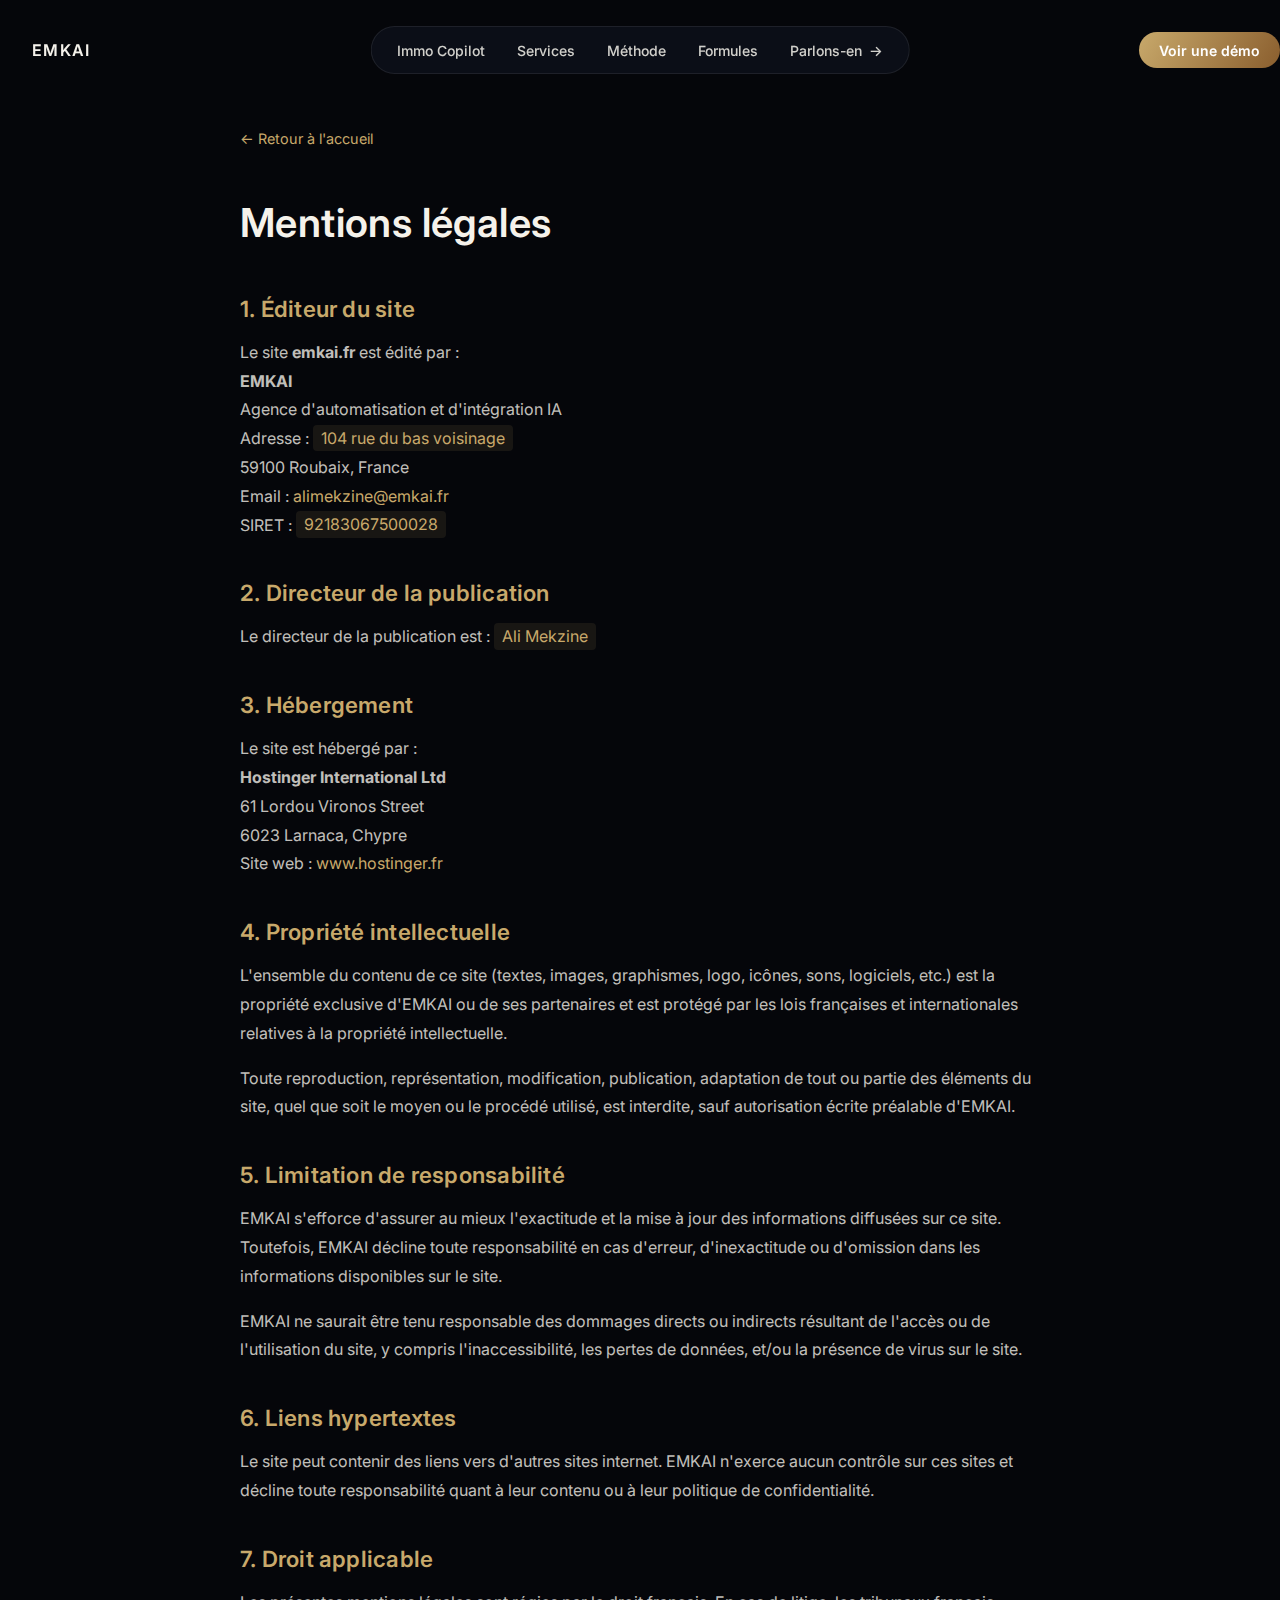
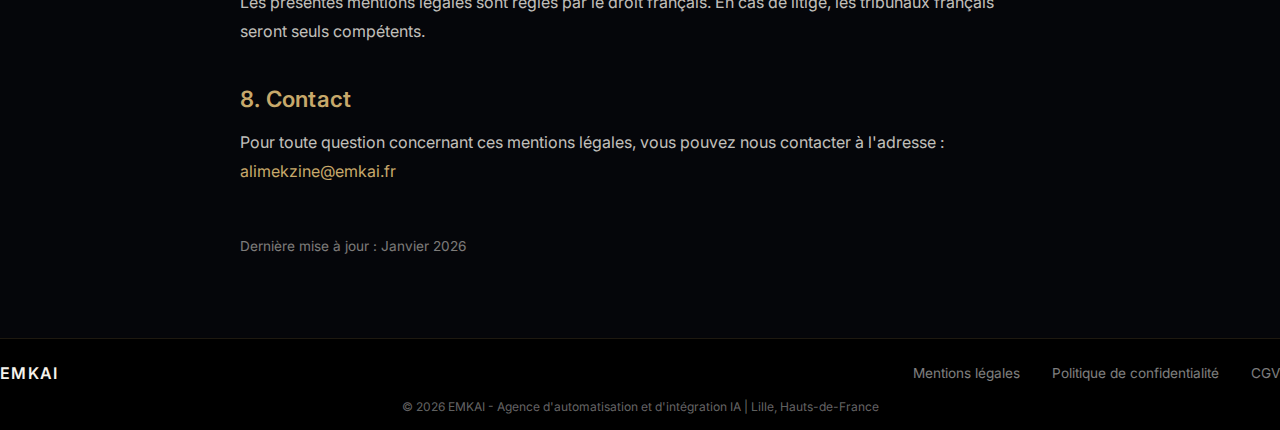
<file: mentions-legales.html>
<!DOCTYPE html>
<html lang="fr">
  <head>
    <meta charset="UTF-8" />
    <meta name="viewport" content="width=device-width, initial-scale=1.0" />
    <title>Mentions légales - EMKAI</title>
    <meta name="description" content="Mentions légales du site EMKAI - Agence d'automatisation et d'intégration IA pour l'immobilier à Lille." />
    <meta name="robots" content="noindex, follow" />
    <link rel="icon" href="/icons/favicon.ico" sizes="any" />
    <link rel="canonical" href="https://www.emkai.fr/mentions-legales.html" />
    <link rel="preconnect" href="https://fonts.googleapis.com" />
    <link rel="preconnect" href="https://fonts.gstatic.com" crossorigin />
    <link href="https://fonts.googleapis.com/css2?family=Inter:wght@400;500;600;700&display=swap" rel="stylesheet" />
    <link rel="stylesheet" href="styles.css" />
    <style>
      .legal-page {
        min-height: 100vh;
        padding: 8rem 0 4rem;
        background: var(--dark);
      }
      .legal-page .container {
        max-width: 800px;
      }
      .legal-header {
        margin-bottom: 3rem;
      }
      .legal-header h1 {
        font-size: 2.5rem;
        font-weight: 600;
        margin-bottom: 0.5rem;
      }
      .legal-header .back-link {
        color: var(--primary);
        font-size: 0.9rem;
        display: inline-flex;
        align-items: center;
        gap: 0.5rem;
        margin-bottom: 1.5rem;
      }
      .legal-header .back-link:hover {
        text-decoration: underline;
      }
      .legal-content h2 {
        font-size: 1.4rem;
        font-weight: 600;
        color: var(--primary);
        margin: 2.5rem 0 1rem;
      }
      .legal-content p {
        color: rgba(245, 242, 235, 0.8);
        line-height: 1.8;
        margin-bottom: 1rem;
      }
      .legal-content ul {
        color: rgba(245, 242, 235, 0.8);
        line-height: 1.8;
        padding-left: 1.5rem;
        margin-bottom: 1rem;
      }
      .legal-content a {
        color: var(--primary);
      }
      .legal-content a:hover {
        text-decoration: underline;
      }
      .placeholder {
        background: rgba(200, 169, 107, 0.1);
        padding: 0.2rem 0.5rem;
        border-radius: 4px;
        color: var(--primary);
      }
    </style>
  </head>
  <body>
    <header class="site-header">
      <div class="container header-wrapper">
        <a href="/" class="logo">
          <span class="logo-text">EMKAI</span>
        </a>
        <nav class="nav" id="primary-nav" aria-label="Navigation principale">
          <a href="immo-copilot.html" title="Découvrir Immo Copilot">Immo Copilot</a>
          <a href="/#services" title="Découvrir nos services IA pour l'immobilier">Services</a>
          <a href="/#process" title="Notre méthode de déploiement">Méthode</a>
          <a href="formules.html" title="Découvrir nos formules et tarifs">Formules</a>
          <a href="/#contact" class="nav-cta" title="Nous contacter pour discuter de votre projet">Parlons-en <span class="nav-arrow" aria-hidden="true">→</span></a>
        </nav>
        <a href="https://cal.com/ali-mekzine-efgebv/30min" target="_blank" rel="noopener noreferrer" class="demo-btn" title="Réserver une démonstration">Voir une démo</a>
        <button class="nav-toggle" aria-label="Ouvrir le menu" id="nav-toggle">
          <span></span>
          <span></span>
          <span></span>
        </button>
      </div>
    </header>

    <main class="legal-page">
      <div class="container">
        <div class="legal-header">
          <a href="/" class="back-link">← Retour à l'accueil</a>
          <h1>Mentions légales</h1>
        </div>
        <div class="legal-content">
          <h2>1. Éditeur du site</h2>
          <p>
            Le site <strong>emkai.fr</strong> est édité par :<br>
            <strong>EMKAI</strong><br>
            Agence d'automatisation et d'intégration IA<br>
            Adresse : <span class="placeholder">104 rue du bas voisinage</span><br>
            59100 Roubaix, France<br>
            Email : <a href="mailto:alimekzine@emkai.fr">alimekzine@emkai.fr</a><br>
            SIRET : <span class="placeholder">92183067500028</span>
          </p>

          <h2>2. Directeur de la publication</h2>
          <p>
            Le directeur de la publication est : <span class="placeholder">Ali Mekzine</span>
          </p>

          <h2>3. Hébergement</h2>
          <p>
            Le site est hébergé par :<br>
            <strong>Hostinger International Ltd</strong><br>
            61 Lordou Vironos Street<br>
            6023 Larnaca, Chypre<br>
            Site web : <a href="https://www.hostinger.fr" target="_blank" rel="noopener noreferrer">www.hostinger.fr</a>
          </p>

          <h2>4. Propriété intellectuelle</h2>
          <p>
            L'ensemble du contenu de ce site (textes, images, graphismes, logo, icônes, sons, logiciels, etc.) est la propriété exclusive d'EMKAI ou de ses partenaires et est protégé par les lois françaises et internationales relatives à la propriété intellectuelle.
          </p>
          <p>
            Toute reproduction, représentation, modification, publication, adaptation de tout ou partie des éléments du site, quel que soit le moyen ou le procédé utilisé, est interdite, sauf autorisation écrite préalable d'EMKAI.
          </p>

          <h2>5. Limitation de responsabilité</h2>
          <p>
            EMKAI s'efforce d'assurer au mieux l'exactitude et la mise à jour des informations diffusées sur ce site. Toutefois, EMKAI décline toute responsabilité en cas d'erreur, d'inexactitude ou d'omission dans les informations disponibles sur le site.
          </p>
          <p>
            EMKAI ne saurait être tenu responsable des dommages directs ou indirects résultant de l'accès ou de l'utilisation du site, y compris l'inaccessibilité, les pertes de données, et/ou la présence de virus sur le site.
          </p>

          <h2>6. Liens hypertextes</h2>
          <p>
            Le site peut contenir des liens vers d'autres sites internet. EMKAI n'exerce aucun contrôle sur ces sites et décline toute responsabilité quant à leur contenu ou à leur politique de confidentialité.
          </p>

          <h2>7. Droit applicable</h2>
          <p>
            Les présentes mentions légales sont régies par le droit français. En cas de litige, les tribunaux français seront seuls compétents.
          </p>

          <h2>8. Contact</h2>
          <p>
            Pour toute question concernant ces mentions légales, vous pouvez nous contacter à l'adresse : <a href="mailto:alimekzine@emkai.fr">alimekzine@emkai.fr</a>
          </p>

          <p style="margin-top: 3rem; font-size: 0.85rem; color: rgba(245, 242, 235, 0.5);">
            Dernière mise à jour : Janvier 2026
          </p>
        </div>
      </div>
    </main>

    <footer class="site-footer">
      <div class="container">
        <div class="footer-content">
          <div class="logo">
            <a href="/" style="text-decoration: none; color: inherit;">
              <span class="logo-text">EMKAI</span>
            </a>
          </div>
          <nav class="footer-links">
            <a href="mentions-legales.html">Mentions légales</a>
            <a href="politique-confidentialite.html">Politique de confidentialité</a>
            <a href="cgv.html">CGV</a>
          </nav>
        </div>
        <p class="footer-note">
          © <span id="current-year"></span> EMKAI - Agence d'automatisation et d'intégration IA | Lille, Hauts-de-France
        </p>
      </div>
    </footer>

    <script>
      document.getElementById("current-year").textContent = new Date().getFullYear();

      const navToggle = document.getElementById("nav-toggle");
      const primaryNav = document.getElementById("primary-nav");
      if (navToggle && primaryNav) {
        navToggle.addEventListener("click", () => {
          primaryNav.classList.toggle("active");
        });
        primaryNav.querySelectorAll("a").forEach((link) => {
          link.addEventListener("click", () => {
            primaryNav.classList.remove("active");
          });
        });
      }
    </script>
  </body>
</html>
</file>
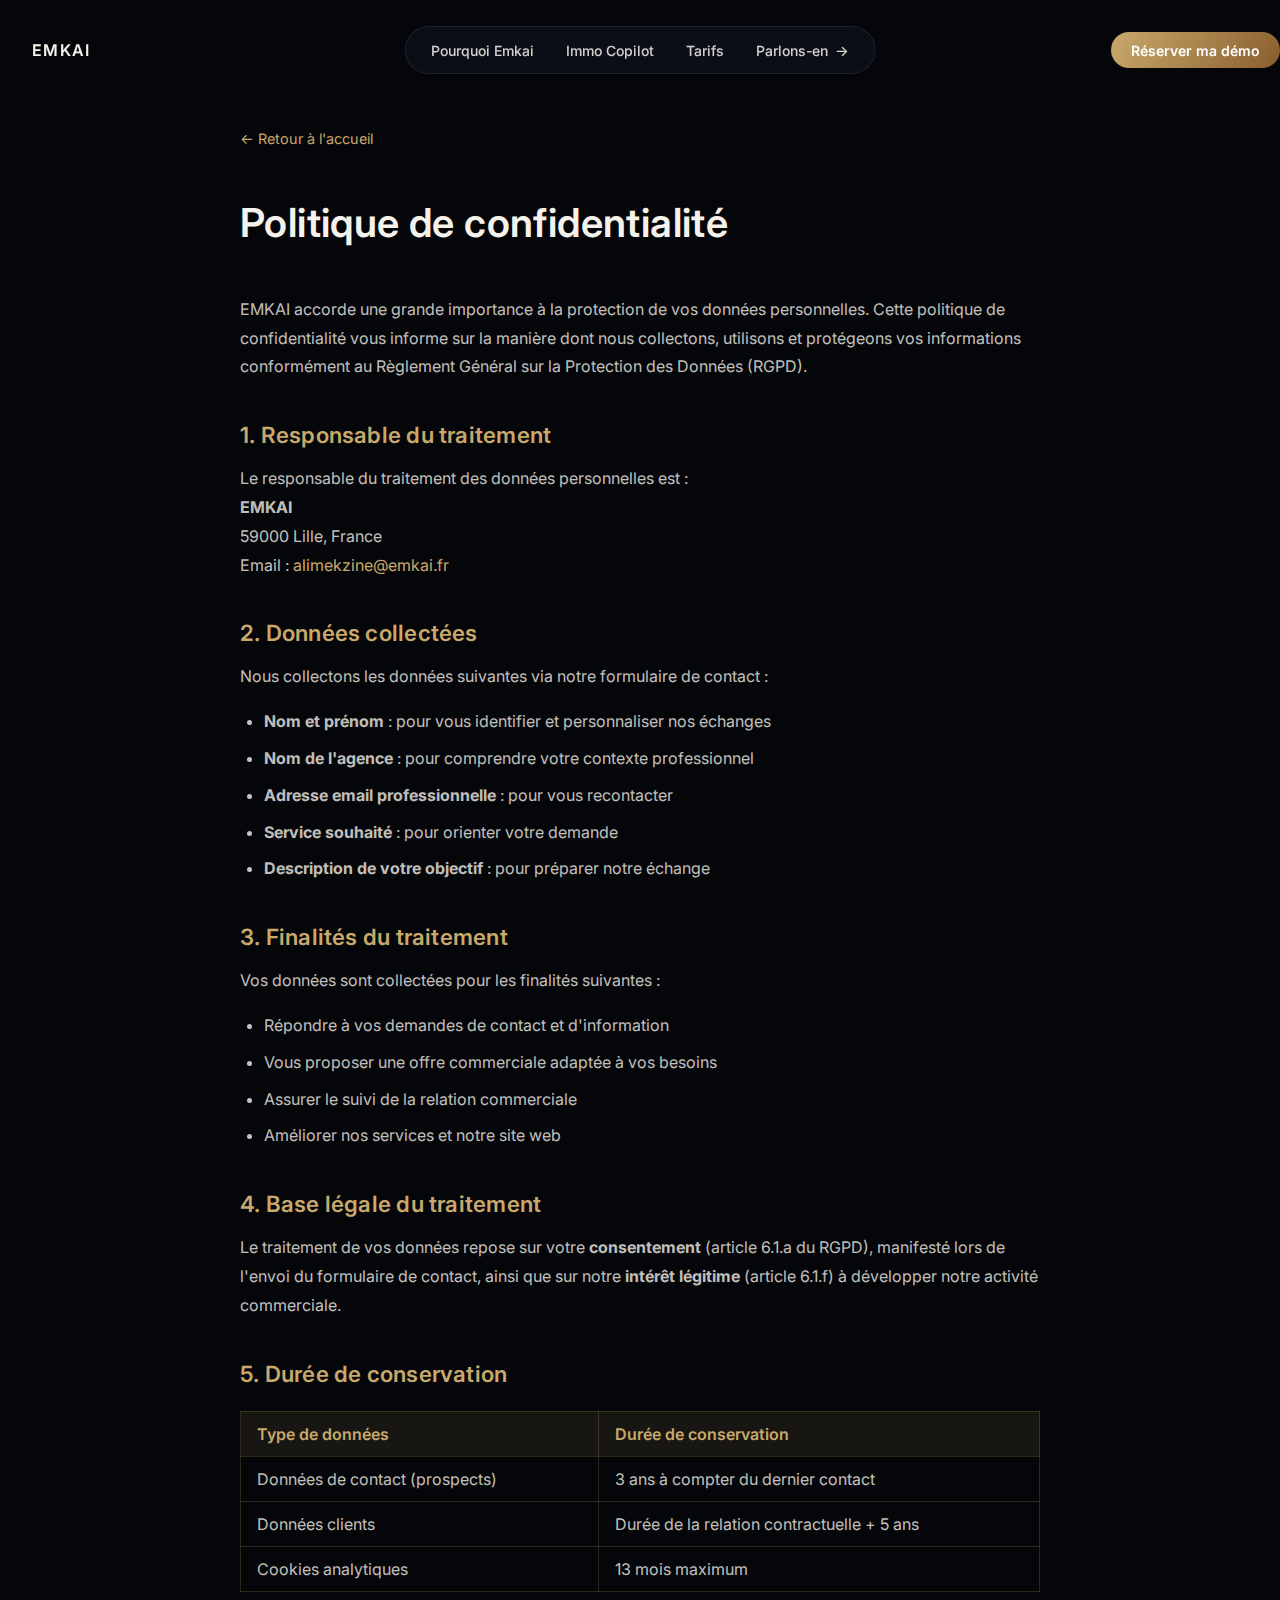
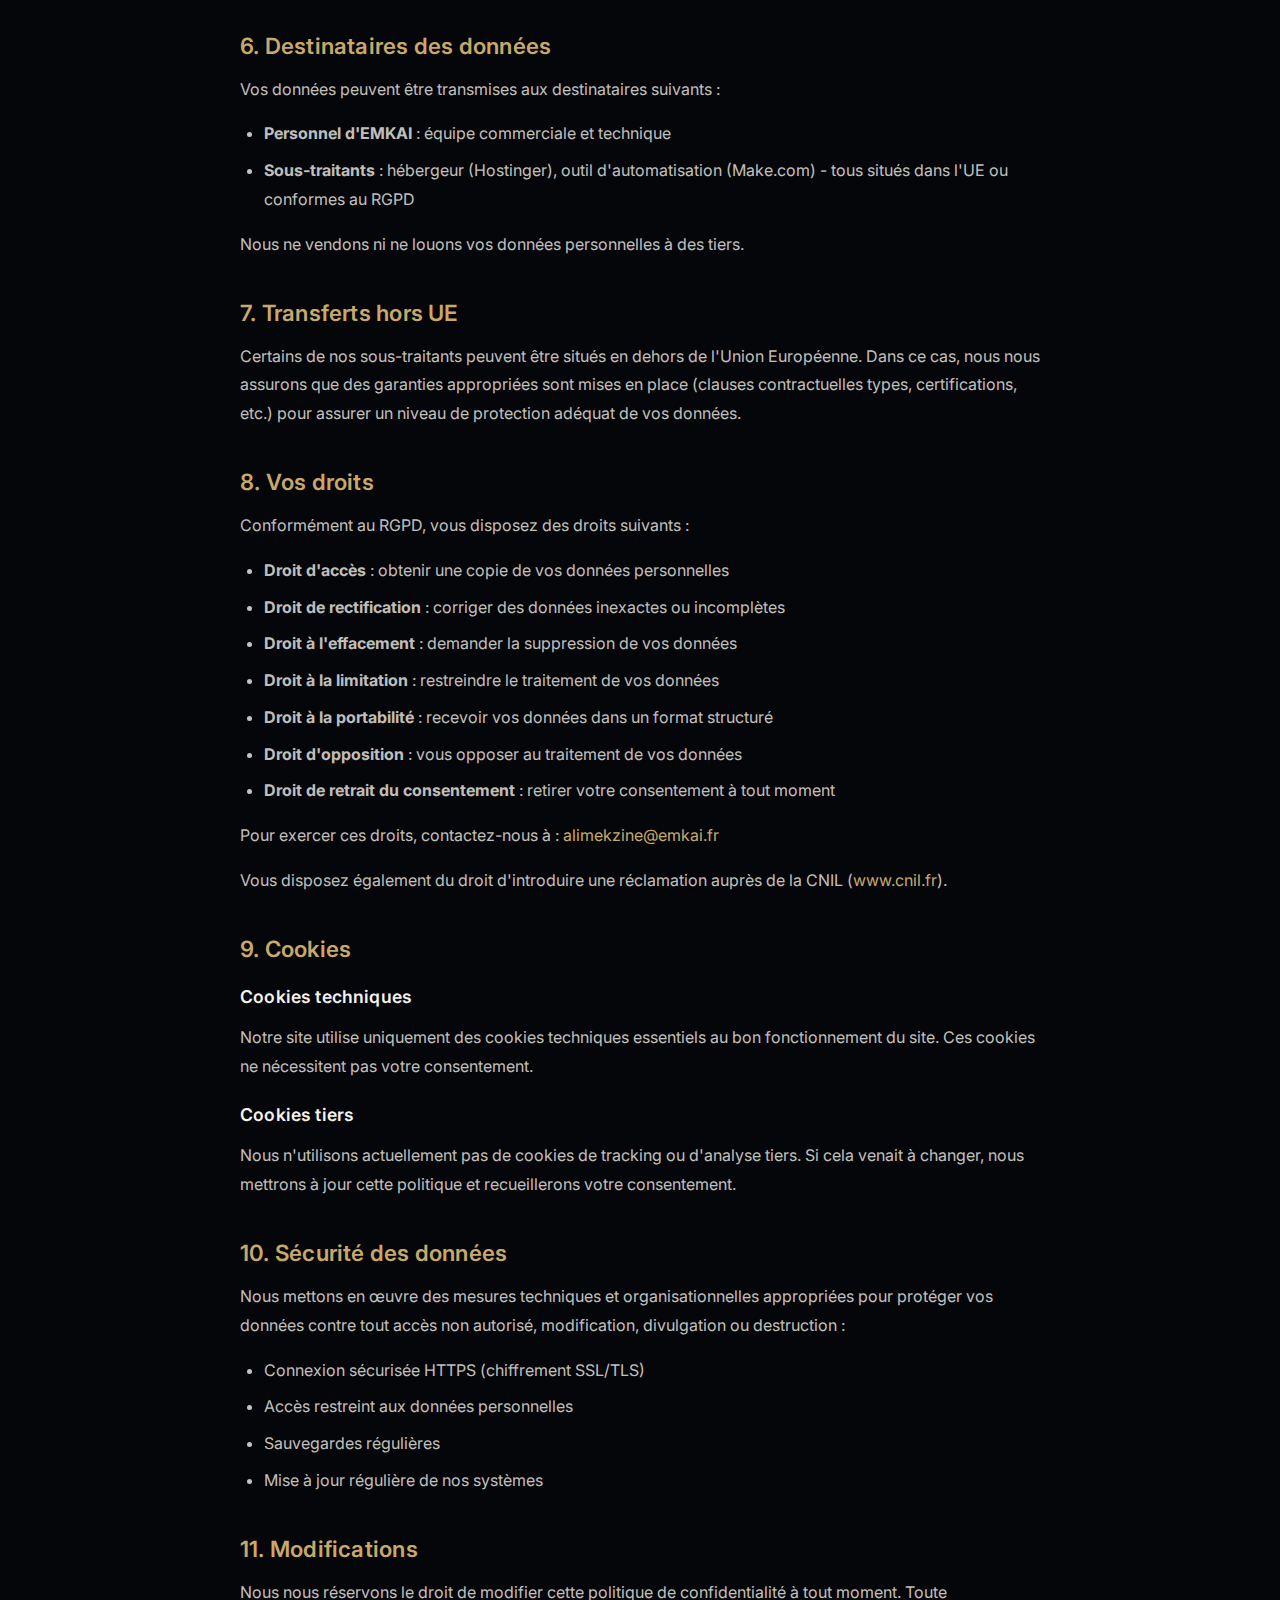
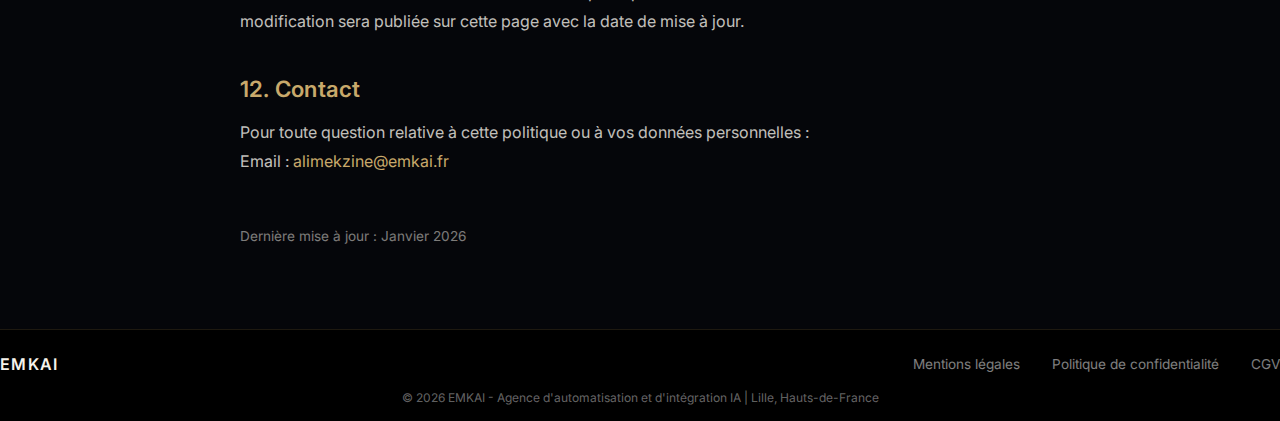
<file: politique-confidentialite.html>
<!DOCTYPE html>
<html lang="fr">
  <head>
    <meta charset="UTF-8" />
    <meta name="viewport" content="width=device-width, initial-scale=1.0" />
    <title>Politique de confidentialité - EMKAI</title>
    <meta name="description" content="Politique de confidentialité d'EMKAI - Protection de vos données personnelles conformément au RGPD." />
    <meta name="robots" content="noindex, follow" />
    <link rel="icon" href="/icons/favicon.ico" sizes="any" />
    <link rel="canonical" href="https://www.emkai.fr/politique-confidentialite" />
    <link rel="preconnect" href="https://fonts.googleapis.com" />
    <link rel="preconnect" href="https://fonts.gstatic.com" crossorigin />
    <link href="https://fonts.googleapis.com/css2?family=Inter:wght@400;500;600;700&display=swap" rel="stylesheet" />
    <link rel="stylesheet" href="styles.css" />
    <style>
      .legal-page {
        min-height: 100vh;
        padding: 8rem 0 4rem;
        background: var(--dark);
      }
      .legal-page .container {
        max-width: 800px;
      }
      .legal-header {
        margin-bottom: 3rem;
      }
      .legal-header h1 {
        font-size: 2.5rem;
        font-weight: 600;
        margin-bottom: 0.5rem;
      }
      .legal-header .back-link {
        color: var(--primary);
        font-size: 0.9rem;
        display: inline-flex;
        align-items: center;
        gap: 0.5rem;
        margin-bottom: 1.5rem;
      }
      .legal-header .back-link:hover {
        text-decoration: underline;
      }
      .legal-content h2 {
        font-size: 1.4rem;
        font-weight: 600;
        color: var(--primary);
        margin: 2.5rem 0 1rem;
      }
      .legal-content h3 {
        font-size: 1.1rem;
        font-weight: 600;
        color: #f5f2eb;
        margin: 1.5rem 0 0.75rem;
      }
      .legal-content p {
        color: rgba(245, 242, 235, 0.8);
        line-height: 1.8;
        margin-bottom: 1rem;
      }
      .legal-content ul {
        color: rgba(245, 242, 235, 0.8);
        line-height: 1.8;
        padding-left: 1.5rem;
        margin-bottom: 1rem;
      }
      .legal-content li {
        margin-bottom: 0.5rem;
      }
      .legal-content a {
        color: var(--primary);
      }
      .legal-content a:hover {
        text-decoration: underline;
      }
      .legal-content table {
        width: 100%;
        border-collapse: collapse;
        margin: 1.5rem 0;
      }
      .legal-content th, .legal-content td {
        border: 1px solid rgba(200, 169, 107, 0.2);
        padding: 0.75rem 1rem;
        text-align: left;
        color: rgba(245, 242, 235, 0.8);
      }
      .legal-content th {
        background: rgba(200, 169, 107, 0.1);
        color: var(--primary);
        font-weight: 600;
      }
    </style>
  </head>
  <body>
    <header class="site-header">
      <div class="container header-wrapper">
        <a href="/" class="logo">
          <span class="logo-text">EMKAI</span>
        </a>
        <nav class="nav" id="primary-nav" aria-label="Navigation principale">
          <a href="/" title="Comprendre l'impact du manque de réactivité">Pourquoi Emkai</a>
          <a href="/immo-copilot" title="Découvrir Immo Copilot">Immo Copilot</a>
          <a href="/formules" title="Découvrir nos tarifs">Tarifs</a>
          <a href="/contact" class="nav-cta" title="Discutons de votre projet">Parlons-en <span class="nav-arrow" aria-hidden="true">→</span></a>
        </nav>
        <a href="https://cal.com/ali-mekzine-efgebv/30min" target="_blank" rel="noopener noreferrer" class="demo-btn" title="Réserver une démonstration personnalisée">Réserver ma démo</a>
        <button class="nav-toggle" aria-label="Ouvrir le menu" id="nav-toggle">
          <span></span>
          <span></span>
          <span></span>
        </button>
      </div>
    </header>

    <main class="legal-page">
      <div class="container">
        <div class="legal-header">
          <a href="/" class="back-link">← Retour à l'accueil</a>
          <h1>Politique de confidentialité</h1>
        </div>
        <div class="legal-content">
          <p>
            EMKAI accorde une grande importance à la protection de vos données personnelles. Cette politique de confidentialité vous informe sur la manière dont nous collectons, utilisons et protégeons vos informations conformément au Règlement Général sur la Protection des Données (RGPD).
          </p>

          <h2>1. Responsable du traitement</h2>
          <p>
            Le responsable du traitement des données personnelles est :<br>
            <strong>EMKAI</strong><br>
            59000 Lille, France<br>
            Email : <a href="mailto:alimekzine@emkai.fr">alimekzine@emkai.fr</a>
          </p>

          <h2>2. Données collectées</h2>
          <p>Nous collectons les données suivantes via notre formulaire de contact :</p>
          <ul>
            <li><strong>Nom et prénom</strong> : pour vous identifier et personnaliser nos échanges</li>
            <li><strong>Nom de l'agence</strong> : pour comprendre votre contexte professionnel</li>
            <li><strong>Adresse email professionnelle</strong> : pour vous recontacter</li>
            <li><strong>Service souhaité</strong> : pour orienter votre demande</li>
            <li><strong>Description de votre objectif</strong> : pour préparer notre échange</li>
          </ul>

          <h2>3. Finalités du traitement</h2>
          <p>Vos données sont collectées pour les finalités suivantes :</p>
          <ul>
            <li>Répondre à vos demandes de contact et d'information</li>
            <li>Vous proposer une offre commerciale adaptée à vos besoins</li>
            <li>Assurer le suivi de la relation commerciale</li>
            <li>Améliorer nos services et notre site web</li>
          </ul>

          <h2>4. Base légale du traitement</h2>
          <p>
            Le traitement de vos données repose sur votre <strong>consentement</strong> (article 6.1.a du RGPD), manifesté lors de l'envoi du formulaire de contact, ainsi que sur notre <strong>intérêt légitime</strong> (article 6.1.f) à développer notre activité commerciale.
          </p>

          <h2>5. Durée de conservation</h2>
          <table>
            <tr>
              <th>Type de données</th>
              <th>Durée de conservation</th>
            </tr>
            <tr>
              <td>Données de contact (prospects)</td>
              <td>3 ans à compter du dernier contact</td>
            </tr>
            <tr>
              <td>Données clients</td>
              <td>Durée de la relation contractuelle + 5 ans</td>
            </tr>
            <tr>
              <td>Cookies analytiques</td>
              <td>13 mois maximum</td>
            </tr>
          </table>

          <h2>6. Destinataires des données</h2>
          <p>Vos données peuvent être transmises aux destinataires suivants :</p>
          <ul>
            <li><strong>Personnel d'EMKAI</strong> : équipe commerciale et technique</li>
            <li><strong>Sous-traitants</strong> : hébergeur (Hostinger), outil d'automatisation (Make.com) - tous situés dans l'UE ou conformes au RGPD</li>
          </ul>
          <p>
            Nous ne vendons ni ne louons vos données personnelles à des tiers.
          </p>

          <h2>7. Transferts hors UE</h2>
          <p>
            Certains de nos sous-traitants peuvent être situés en dehors de l'Union Européenne. Dans ce cas, nous nous assurons que des garanties appropriées sont mises en place (clauses contractuelles types, certifications, etc.) pour assurer un niveau de protection adéquat de vos données.
          </p>

          <h2>8. Vos droits</h2>
          <p>Conformément au RGPD, vous disposez des droits suivants :</p>
          <ul>
            <li><strong>Droit d'accès</strong> : obtenir une copie de vos données personnelles</li>
            <li><strong>Droit de rectification</strong> : corriger des données inexactes ou incomplètes</li>
            <li><strong>Droit à l'effacement</strong> : demander la suppression de vos données</li>
            <li><strong>Droit à la limitation</strong> : restreindre le traitement de vos données</li>
            <li><strong>Droit à la portabilité</strong> : recevoir vos données dans un format structuré</li>
            <li><strong>Droit d'opposition</strong> : vous opposer au traitement de vos données</li>
            <li><strong>Droit de retrait du consentement</strong> : retirer votre consentement à tout moment</li>
          </ul>
          <p>
            Pour exercer ces droits, contactez-nous à : <a href="mailto:alimekzine@emkai.fr">alimekzine@emkai.fr</a>
          </p>
          <p>
            Vous disposez également du droit d'introduire une réclamation auprès de la CNIL (<a href="https://www.cnil.fr" target="_blank" rel="noopener noreferrer">www.cnil.fr</a>).
          </p>

          <h2>9. Cookies</h2>
          <h3>Cookies techniques</h3>
          <p>
            Notre site utilise uniquement des cookies techniques essentiels au bon fonctionnement du site. Ces cookies ne nécessitent pas votre consentement.
          </p>

          <h3>Cookies tiers</h3>
          <p>
            Nous n'utilisons actuellement pas de cookies de tracking ou d'analyse tiers. Si cela venait à changer, nous mettrons à jour cette politique et recueillerons votre consentement.
          </p>

          <h2>10. Sécurité des données</h2>
          <p>
            Nous mettons en œuvre des mesures techniques et organisationnelles appropriées pour protéger vos données contre tout accès non autorisé, modification, divulgation ou destruction :
          </p>
          <ul>
            <li>Connexion sécurisée HTTPS (chiffrement SSL/TLS)</li>
            <li>Accès restreint aux données personnelles</li>
            <li>Sauvegardes régulières</li>
            <li>Mise à jour régulière de nos systèmes</li>
          </ul>

          <h2>11. Modifications</h2>
          <p>
            Nous nous réservons le droit de modifier cette politique de confidentialité à tout moment. Toute modification sera publiée sur cette page avec la date de mise à jour.
          </p>

          <h2>12. Contact</h2>
          <p>
            Pour toute question relative à cette politique ou à vos données personnelles :<br>
            Email : <a href="mailto:alimekzine@emkai.fr">alimekzine@emkai.fr</a>
          </p>

          <p style="margin-top: 3rem; font-size: 0.85rem; color: rgba(245, 242, 235, 0.5);">
            Dernière mise à jour : Janvier 2026
          </p>
        </div>
      </div>
    </main>

    <footer class="site-footer">
      <div class="container">
        <div class="footer-content">
          <div class="logo">
            <a href="/" style="text-decoration: none; color: inherit;">
              <span class="logo-text">EMKAI</span>
            </a>
          </div>
          <nav class="footer-links">
            <a href="/mentions-legales">Mentions légales</a>
            <a href="/politique-confidentialite">Politique de confidentialité</a>
            <a href="/cgv">CGV</a>
          </nav>
        </div>
        <p class="footer-note">
          © <span id="current-year"></span> EMKAI - Agence d'automatisation et d'intégration IA | Lille, Hauts-de-France
        </p>
      </div>
    </footer>

    <script>
      document.getElementById("current-year").textContent = new Date().getFullYear();

      const navToggle = document.getElementById("nav-toggle");
      const primaryNav = document.getElementById("primary-nav");
      if (navToggle && primaryNav) {
        navToggle.addEventListener("click", () => {
          primaryNav.classList.toggle("active");
        });
        primaryNav.querySelectorAll("a").forEach((link) => {
          link.addEventListener("click", () => {
            primaryNav.classList.remove("active");
          });
        });
      }
    </script>
  </body>
</html>
</file>
<file: styles.css>
:root {
  font-size: 16px;
  font-family: "Inter", system-ui, -apple-system, BlinkMacSystemFont, sans-serif;
  color: #f5f2eb;
  background-color: #05060a;
  --primary: #c8a96b;
  --primary-dark: #a78238;
  --dark: #05060a;
  --muted: rgba(245, 242, 235, 0.72);
  --border: rgba(255, 255, 255, 0.08);
  --glow: rgba(200, 169, 107, 0.24);
}

*,
*::before,
*::after {
  box-sizing: border-box;
}

html {
  overflow-x: hidden;
  width: 100%;
  -webkit-font-smoothing: antialiased;
  -moz-osx-font-smoothing: grayscale;
}

body {
  margin: 0;
  position: relative;
  min-height: 100vh;
  overflow-x: hidden;
  width: 100%;
  max-width: 100vw;
  -webkit-text-size-adjust: 100%;
}

#three-bg {
  position: fixed;
  top: 0;
  left: 0;
  width: 100%;
  height: 100%;
  z-index: 0;
  pointer-events: none;
}

body > * {
  position: relative;
  z-index: 1;
}

img {
  max-width: 100%;
  display: block;
}

a {
  text-decoration: none;
  color: inherit;
}

.container {
  width: 100%;
  max-width: 1400px;
  margin: 0 auto;
  padding: 0 0rem;
}

.site-header {
  position: fixed;
  top: 0;
  left: 0;
  right: 0;
  width: 100%;
  max-width: 100vw;
  z-index: 10;
  background: transparent;
  -webkit-backdrop-filter: none;
  backdrop-filter: none;
  border-bottom: none;
  box-shadow: none;
  opacity: 1;
  transition: opacity 0.6s ease, transform 0.6s ease;
  overflow-x: hidden;
}


.header-wrapper {
  display: flex;
  align-items: center;
  justify-content: space-between;
  gap: 1.5rem;
  padding: 2rem 0 1.5rem;
  position: relative;
}

.logo {
  display: flex;
  align-items: center;
  gap: 0.6rem;
  font-weight: 600;
  text-transform: uppercase;
  letter-spacing: 0.08em;
  margin-left: 0;
  opacity: 1;
  transition: opacity 0.4s ease;
}

.logo.hidden {
  opacity: 0;
  pointer-events: none;
}

.logo-text {
  font-size: clamp(0.9rem, 1.5vw, 1rem);
  color: #f5f2eb;
}

.nav {
  display: flex;
  gap: 0;
  align-items: center;
  background: rgba(13, 16, 26, 0.85);
  border: 1px solid rgba(255, 255, 255, 0.08);
  border-radius: 999px;
  padding: 0.4rem 0.6rem;
  -webkit-backdrop-filter: blur(10px);
  backdrop-filter: blur(10px);
  position: absolute;
  left: 50%;
  transform: translateX(-50%);
  max-width: calc(100vw - 3rem);
}

.nav a {
  position: relative;
  display: inline-flex;
  align-items: center;
  justify-content: center;
  padding: 0.5rem 1rem;
  border-radius: 999px;
  font-size: 0.875rem;
  font-weight: 500;
  color: rgba(245, 242, 235, 0.85);
  transition: color 0.2s ease, background 0.2s ease;
  text-decoration: none;
}

.nav a:hover {
  color: #fff;
  background: rgba(255, 255, 255, 0.05);
}

.nav-cta {
  color: rgba(245, 242, 235, 0.85);
  font-weight: 600;
  padding-right: 0.75rem;
}

.nav-cta:hover {
  color: #fff;
}

.nav-arrow {
  display: inline-block;
  margin-left: 0.4rem;
  font-size: 0.9rem;
  transition: transform 0.2s ease;
}

.nav-cta:hover .nav-arrow {
  transform: translateX(2px);
}

.demo-btn {
  background: linear-gradient(120deg, #c8a96b, #8a5e2e);
  color: #fff;
  font-weight: 600;
  font-size: 0.875rem;
  padding: 0.6rem 1.25rem;
  border-radius: 999px;
  transition: transform 0.2s ease, box-shadow 0.2s ease;
  text-decoration: none;
  white-space: nowrap;
}

.demo-btn:hover {
  transform: translateY(-2px);
  box-shadow: 0 4px 12px rgba(200, 169, 107, 0.3);
}


.nav-toggle {
  display: none;
  flex-direction: column;
  gap: 0.3rem;
  background: none;
  border: none;
  padding: 0.4rem;
}

.nav-toggle span {
  width: 24px;
  height: 2px;
  background-color: #f5f2eb;
  display: block;
}

.btn {
  padding: 0.75rem 1.25rem;
  border-radius: 999px;
  font-weight: 600;
  border: none;
  cursor: pointer;
  transition: transform 0.2s ease, box-shadow 0.2s ease;
}

.btn-primary {
  background: linear-gradient(120deg, #c8a96b, #8a5e2e);
  color: #fff;
  box-shadow: none;
}

.btn-primary:hover {
  transform: translateY(-1px);
}

.btn-secondary {
  background: transparent;
  color: #f5f2eb;
  border: 1px solid rgba(255, 255, 255, 0.2);
  transition: background 0.2s ease, border-color 0.2s ease;
  box-shadow: none;
}

.btn-secondary:hover {
  background: rgba(255, 255, 255, 0.05);
  border-color: rgba(200, 169, 107, 0.4);
  transform: translateY(-1px);
  box-shadow: none;
}

.hero {
  padding: 10rem 0 6rem;
  position: relative;
  overflow: visible;
  min-height: 100vh;
  display: flex;
  align-items: center;
  background: transparent;
}

.hero::before {
  content: "";
  position: absolute;
  top: 50%;
  left: 50%;
  transform: translate(-50%, -50%);
  width: 600px;
  height: 600px;
  background: radial-gradient(circle, rgba(200, 169, 107, 0.08), transparent 70%);
  filter: blur(60px);
  pointer-events: none;
  z-index: 0;
}

.hero::after {
  content: "";
  position: absolute;
  top: 0;
  left: 0;
  width: 100%;
  height: 100%;
  background:
    radial-gradient(circle at 15% 20%, rgba(200, 169, 107, 0.03), transparent 25%),
    radial-gradient(circle at 85% 80%, rgba(200, 169, 107, 0.04), transparent 30%);
  pointer-events: none;
  z-index: 0;
}

.hero .container {
  max-width: 1100px;
  position: relative;
  z-index: 1;
}

.hero-content {
  max-width: 800px;
  margin: 0 auto;
  text-align: center;
}

.hero-label {
  font-size: 0.9rem;
  letter-spacing: 0.05em;
  text-transform: uppercase;
  color: rgba(200, 169, 107, 0.9);
  font-weight: 600;
  margin-bottom: 1.5rem;
}

.hero-title {
  font-size: clamp(2.8rem, 6vw, 4.5rem);
  margin: 0 0 1.5rem;
  line-height: 1.15;
  font-weight: 500;
  letter-spacing: -0.02em;
  font-family: var(--font-main);
}

.hero-title span {
  color: var(--primary);
  font-weight: 600;
}

.eyebrow {
  font-size: 0.85rem;
  letter-spacing: 0.1em;
  text-transform: uppercase;
  color: var(--primary);
  font-weight: 600;
  margin-bottom: 0.8rem;
}

h1,
h2,
h3 {
  font-family: var(--font-main);
  letter-spacing: 0.01em;
}

.hero-subtitle {
  font-size: clamp(1.05rem, 1.8vw, 1.2rem);
  color: rgba(245, 242, 235, 0.7);
  margin-bottom: 2.5rem;
  line-height: 1.65;
  max-width: 700px;
  margin-left: auto;
  margin-right: auto;
}

.hero-actions {
  display: flex;
  gap: 1rem;
  flex-wrap: wrap;
  justify-content: center;
}

/* Bannière Intégrations */
.integrations-banner {
  padding: 4rem 0 2rem;
  background: transparent;
  overflow: hidden;
}

.integrations-title {
  text-align: center;
  font-size: 0.85rem;
  text-transform: uppercase;
  letter-spacing: 0.15em;
  color: rgba(245, 242, 235, 0.4);
  margin: 0 0 2.5rem;
  font-weight: 500;
}

.logos-track {
  display: flex;
  justify-content: center;
  gap: 4rem;
  width: 100%;
}

.logos-slide {
  display: flex;
  align-items: center;
  justify-content: center;
  gap: 4rem;
}

.logos-slide img {
  height: 36px;
  width: auto;
  opacity: 0.7;
}

.logos-slide img:hover {
  opacity: 1;
}


.section {
  padding: 10rem 0;
  color: #e8e2d3;
  background: black;
  position: relative;
}

.section-dark {
  background: black;
  color: #f8fafc;
  position: relative;
}

.section-transparent {
  background: transparent;
  color: #f8fafc;
  position: relative;
}

#process {
  padding: 11rem 0;
}

/* Separateurs dores entre sections */
.impact-section,
.mobile-section,
.features-section,
.use-cases-section,
.pricing-preview-section {
  border-top: 1px solid rgba(200, 169, 107, 0.12);
}

.section-dark .eyebrow {
  color: var(--primary);
}

.section-transparent .eyebrow {
  color: var(--primary);
}

.section-dark p {
  color: rgba(248, 250, 252, 0.78);
}

.services-intro {
  text-align: center;
  font-size: 1.5rem;
  font-weight: 500;
  color: rgba(245, 242, 235, 1);
  margin: 0 0 3rem 0;
  letter-spacing: -0.01em;
}

.services-grid,
.cases-grid,
.split-grid,
.process-grid,
.contact-grid {
  display: grid;
  grid-template-columns: repeat(auto-fit, minmax(260px, 1fr));
  gap: 4.5rem;
  margin-top: 2.5rem;
}

.service-card-link {
  text-decoration: none;
  color: inherit;
  display: contents;
}

.service-card {
  background: transparent;
  border: 1.5px solid rgba(200, 169, 107, 0.15);
  border-radius: 16px;
  padding: 1.5rem;
  position: relative;
  overflow: hidden;
  transition: border-color 0.4s cubic-bezier(0.4, 0, 0.2, 1), box-shadow 0.4s cubic-bezier(0.4, 0, 0.2, 1);
}

.service-card:hover {
  border-color: var(--primary);
  box-shadow: 0 8px 32px rgba(0, 0, 0, 0.3);
}

.service-card-bg {
  display: none;
}

.service-card-inner {
  transition: transform 0.4s cubic-bezier(0.4, 0, 0.2, 1);
  will-change: transform;
}

.service-card:hover .service-card-inner {
  transform: translateY(-8px);
}

.service-visual {
  margin-bottom: 1.5rem;
  height: 200px;
  display: flex;
  align-items: center;
  justify-content: center;
  background: linear-gradient(135deg, rgba(200, 169, 107, 0.08) 0%, rgba(8, 10, 15, 0.6) 100%);
  border-radius: 16px;
  border: none;
  position: relative;
  overflow: hidden;
}

.service-icon {
  width: 80px;
  height: 80px;
  display: flex;
  align-items: center;
  justify-content: center;
  background: rgba(200, 169, 107, 0.15);
  border-radius: 12px;
  color: var(--primary);
}

.service-visual svg {
  width: 100%;
  height: 100%;
  color: var(--primary);
  transition: transform 0.4s cubic-bezier(0.4, 0, 0.2, 1);
}

.service-visual canvas {
  width: 100%;
  height: 100%;
}

.service-card:hover .service-visual svg {
  transform: scale(1.05);
}

.service-card h3 {
  font-size: 1.6rem;
  font-weight: 600;
  margin: 0 0 1rem 0;
  color: white;
  letter-spacing: -0.01em;
  transition: all 0.3s ease;
  position: relative;
}

.service-card h3::after {
  content: "";
  position: absolute;
  bottom: -0.5rem;
  left: 0;
  width: 0;
  height: 2px;
  background: linear-gradient(90deg, var(--primary), transparent);
  transition: width 0.4s cubic-bezier(0.4, 0, 0.2, 1);
}

.service-card:hover h3 {
  color: var(--primary);
}

.service-card:hover h3::after {
  width: 60px;
}

.service-card p {
  font-size: 0.95rem;
  line-height: 1.7;
  color: rgba(245, 242, 235, 0.75);
  margin: 0;
  transition: color 0.3s ease;
}

.service-card:hover p {
  color: rgba(245, 242, 235, 0.9);
}

/* Service Card Highlights (Centralisation contacts) */
.service-highlights {
  margin-top: 1.25rem;
  padding-top: 1.25rem;
  border-top: 1px solid rgba(200, 169, 107, 0.1);
  display: flex;
  flex-direction: column;
  gap: 0.6rem;
}

.highlight-item {
  display: flex;
  align-items: center;
  gap: 0.6rem;
  font-size: 0.85rem;
  color: rgba(245, 242, 235, 0.75);
}

.highlight-item svg {
  color: var(--primary);
  flex-shrink: 0;
}

.service-card:hover .highlight-item svg {
  animation: checkBounce 0.4s ease;
}

@keyframes checkBounce {
  0%, 100% { transform: scale(1); }
  50% { transform: scale(1.2); }
}

/* Animations SVG Immo Copilot au survol */
/* Animation des lignes de texte - échange client/IA */
.service-card:hover .text-line-1-1 {
  animation: textAppear 6s infinite;
}

.service-card:hover .text-line-1-2 {
  animation: textAppear 6s 0.2s infinite;
}

.service-card:hover .text-line-1-3 {
  animation: textAppear 6s 0.4s infinite;
}

.service-card:hover .text-line-2-1 {
  animation: textAppear 6s 3s infinite;
}

.service-card:hover .text-line-2-2 {
  animation: textAppear 6s 3.2s infinite;
}

.service-card:hover .text-line-2-3 {
  animation: textAppear 6s 3.4s infinite;
}

@keyframes textAppear {
  0%, 16.66% { opacity: 0; }
  20%, 46.66% { opacity: 0.5; }
  50%, 100% { opacity: 0; }
}

/* Animation des ondes de communication */
.service-card:hover .wave-1 {
  animation: wavePulse 2s infinite;
}

.service-card:hover .wave-2 {
  animation: wavePulse 2s 0.3s infinite;
}

.service-card:hover .wave-3 {
  animation: wavePulse 2s 0.6s infinite;
}

@keyframes wavePulse {
  0%, 100% { opacity: 0.2; }
  50% { opacity: 0.6; }
}

/* Animations SVG Audit au survol - Minimaliste et subtile */
/* États par défaut - courbe invisible */
.audit-curve {
  opacity: 0;
  stroke-dasharray: 400;
  stroke-dashoffset: 400;
  transition: opacity 1s ease-out, stroke-dashoffset 1.8s ease-out;
}

.audit-points circle {
  opacity: 0;
  transition: opacity 1s ease-out;
}

/* Animations au survol */
.service-card:hover .audit-bar {
  animation: barGrow 0.8s ease-out forwards;
}

.service-card:hover .audit-curve {
  opacity: 0.8;
  stroke-dashoffset: 0;
}

.service-card:hover .audit-points circle {
  opacity: 1;
}

@keyframes barGrow {
  0% {
    opacity: 0.4;
  }
  100% {
    opacity: 0.7;
  }
}

/* Animations SVG Solutions IA au survol */
/* Animation des flux de données */
@keyframes dataFlow {
  0% {
    stroke-dashoffset: 0;
  }
  100% {
    stroke-dashoffset: -20;
  }
}

@keyframes pulseNode {
  0%, 100% {
    opacity: 0.5;
  }
  50% {
    opacity: 1;
  }
}

/* Au survol - activer les animations */
.service-card:hover line[stroke-dasharray] {
  animation: dataFlow 1.5s linear infinite;
}

.service-card:hover circle[cx="110"],
.service-card:hover circle[cx="170"],
.service-card:hover circle[cx="140"][cy="62"],
.service-card:hover circle[cx="140"][cy="114"] {
  animation: pulseNode 1.5s ease-in-out infinite;
}

.section-dark .service-card {
  background-color: rgba(5, 7, 13, 0.7);
  border-color: rgba(200, 169, 107, 0.15);
}

.service-card ul {
  padding-left: 1.2rem;
  color: var(--muted);
}

.section-dark .service-card ul {
  color: rgba(248, 250, 252, 0.7);
}

.process-header {
  text-align: center;
  margin-bottom: 5rem;
  position: relative;
}

.process-header h2 {
  font-size: 2.5rem;
  margin: 0;
  font-weight: 500;
  letter-spacing: -0.02em;
  position: relative;
  display: inline-block;
}

.process-header h2::after {
  content: "";
  position: absolute;
  bottom: -12px;
  left: 50%;
  transform: translateX(-50%);
  width: 60px;
  height: 3px;
  background: linear-gradient(90deg, transparent, var(--primary), transparent);
}

.process-grid {
  display: flex;
  flex-direction: column;
  gap: 1.5rem;
  max-width: 900px;
  margin: 0 auto;
  position: relative;
  padding: 0 2rem;
}

.process-step {
  background: transparent;
  padding: 1.5rem 2rem 1.5rem 5rem;
  position: relative;
  transition: all 0.3s ease;
  margin-left: 1.5rem;
}

.process-step:nth-child(1) {
  animation: cascadeIn 0.6s ease backwards;
}

.process-step:nth-child(2) {
  animation: cascadeIn 0.6s 0.15s ease backwards;
}

.process-step:nth-child(3) {
  animation: cascadeIn 0.6s 0.3s ease backwards;
}

@keyframes cascadeIn {
  from {
    opacity: 0;
    transform: translateX(-30px);
  }
  to {
    opacity: 1;
    transform: translateX(0);
  }
}

.process-step::before {
  content: "";
  position: absolute;
  left: 3.2rem;
  top: 50%;
  transform: translateY(-50%);
  width: 2px;
  height: 0;
  background: linear-gradient(180deg, var(--primary), rgba(200, 169, 107, 0.3));
  border-radius: 2px;
  transition: height 0.4s ease, box-shadow 0.4s ease;
}

.process-step.bar-visible::before {
  height: 80px;
  box-shadow: 0 0 15px rgba(200, 169, 107, 0.4);
}

.process-step:hover::before {
  height: 80px;
  box-shadow: 0 0 15px rgba(200, 169, 107, 0.4);
}

.process-step:hover {
  transform: translateX(5px);
}

.step-number {
  font-size: 1.5rem;
  font-weight: 300;
  line-height: 1;
  margin-bottom: 0;
  display: block;
  font-family: 'Inter', sans-serif;
  color: var(--primary);
  transition: color 0.3s ease;
  position: absolute;
  left: -0.5rem;
  top: 50%;
  transform: translateY(-50%);
}

.process-step h3 {
  font-size: 1.2rem;
  font-weight: 600;
  margin: 0 0 0.75rem 0;
  color: #f8fafc;
  letter-spacing: -0.01em;
  transition: color 0.3s ease;
}

.process-step:hover h3 {
  color: var(--primary);
}

.process-step p {
  font-size: 0.95rem;
  line-height: 1.7;
  color: rgba(248, 250, 252, 0.65);
  margin: 0;
  font-weight: 400;
  transition: color 0.3s ease;
}

.process-step:hover p {
  color: rgba(248, 250, 252, 0.85);
}

.process-steps {
  list-style: none;
  padding: 0;
  margin: 0;
  display: flex;
  flex-direction: column;
  gap: 1.5rem;
}

.process-steps li {
  display: flex;
  gap: 1rem;
  align-items: center;
  border-left: 2px solid rgba(248, 250, 252, 0.3);
  padding-left: 1.5rem;
}

.process-steps span {
  font-size: 1.5rem;
  font-weight: 600;
  color: rgba(248, 250, 252, 0.6);
}

/* Contact Section */
.contact-grid {
  align-items: center;
}

#contact h2 {
  text-align: center;
  margin-bottom: 2rem;
}

.contact-form {
  position: relative;
  background: rgba(5, 7, 13, 0.75);
  border-radius: 24px;
  padding: 2.5rem;
  display: flex;
  flex-direction: column;
  gap: 1rem;
  border: 1px solid rgba(200, 169, 107, 0.18);
  box-shadow: 0 25px 60px rgba(0, 0, 0, 0.55);
  max-width: 600px;
  margin: 0 auto;
}

.form-row {
  display: grid;
  grid-template-columns: 1fr 1fr;
  gap: 1rem;
}

.contact-form label {
  font-size: 0.95rem;
  display: flex;
  flex-direction: column;
  gap: 0.4rem;
}

.contact-form input,
.contact-form select,
.contact-form textarea {
  border-radius: 14px;
  border: 1px solid rgba(255, 255, 255, 0.08);
  background: rgba(255, 255, 255, 0.06);
  padding: 0.95rem;
  color: #f8fafc;
  font-family: inherit;
  transition: border-color 0.3s ease, box-shadow 0.3s ease;
  outline: none;
}

.contact-form input:focus,
.contact-form select:focus,
.contact-form textarea:focus {
  border-color: var(--primary);
  box-shadow: 0 0 0 3px rgba(200, 169, 107, 0.1);
}

.contact-form input::placeholder,
.contact-form textarea::placeholder {
  color: rgba(248, 250, 252, 0.5);
}

.form-note {
  font-size: 0.8rem;
  color: rgba(248, 250, 252, 0.7);
  margin-bottom: 1.7rem;
}

.form-message {
  position: absolute;
  bottom: 0.4rem;
  left: 0;
  right: 0;
  padding: 4px;
  font-size: 0.95rem;
  font-weight: 400;
  opacity: 0;
  transform: translateY(-10px);
  transition: all 0.4s ease;
  text-align: center;
}

.form-message.success,
.form-message.error {
  color: #f5f2eb;
  opacity: 1;
  transform: translateY(0);
}

.form-message .success-icon,
.form-message .error-icon {
  display: none;
}

/* FAQ Section - Bento Style */
#faq {
  padding: 8rem 0;
}

#faq .container {
  max-width: 1100px;
}

.faq-header {
  text-align: center;
  margin-bottom: 4rem;
}

.faq-header h2 {
  font-size: clamp(2rem, 4vw, 3rem);
  font-weight: 500;
  margin: 0 0 1rem;
  letter-spacing: -0.02em;
}

.faq-header p {
  color: rgba(245, 242, 235, 0.6);
  font-size: 1.1rem;
  max-width: 500px;
  margin: 0 auto;
}

.faq-bento {
  display: grid;
  grid-template-columns: repeat(2, 1fr);
  gap: 1.5rem;
  align-items: start;
}

.faq-card {
  background: rgba(200, 169, 107, 0.04);
  border: 1px solid rgba(200, 169, 107, 0.20);
  border-radius: 20px;
  padding: 0;
  overflow: hidden;
  transition: all 0.4s cubic-bezier(0.4, 0, 0.2, 1);
  cursor: pointer;
}

.faq-card:hover {
  border-color: rgba(200, 169, 107, 0.35);
  background: rgba(200, 169, 107, 0.04);
  transform: translateY(-4px);
  box-shadow: 0 20px 40px rgba(0, 0, 0, 0.3), 0 0 60px rgba(200, 169, 107, 0.08);
}

.faq-card.active {
  border-color: var(--primary);
  background: rgba(200, 169, 107, 0.06);
}

.faq-card-header {
  display: flex;
  align-items: center;
  justify-content: space-between;
  padding: 1.75rem 2rem;
  gap: 1.5rem;
}

.faq-card-question {
  font-size: 1.05rem;
  font-weight: 500;
  color: #f5f2eb;
  line-height: 1.4;
  margin: 0;
  flex: 1;
}

.faq-card.active .faq-card-question {
  color: var(--primary);
}

.faq-card-icon {
  width: 32px;
  height: 32px;
  border-radius: 10px;
  background: rgba(200, 169, 107, 0.1);
  display: flex;
  align-items: center;
  justify-content: center;
  flex-shrink: 0;
  transition: all 0.3s ease;
}

.faq-card:hover .faq-card-icon {
  background: rgba(200, 169, 107, 0.2);
}

.faq-card.active .faq-card-icon {
  background: var(--primary);
  transform: rotate(45deg);
}

.faq-card-icon svg {
  width: 14px;
  height: 14px;
  stroke: var(--primary);
  stroke-width: 2.5;
  transition: stroke 0.3s ease;
}

.faq-card.active .faq-card-icon svg {
  stroke: #05060a;
}

.faq-card-answer {
  max-height: 0;
  overflow: hidden;
  transition: max-height 0.4s cubic-bezier(0.4, 0, 0.2, 1);
}

.faq-card.active .faq-card-answer {
  max-height: 250px;
}

.faq-card-answer p {
  padding: 0 2rem 1.75rem;
  margin: 0;
  color: rgba(245, 242, 235, 0.7);
  font-size: 0.95rem;
  line-height: 1.8;
  border-top: 1px solid rgba(200, 169, 107, 0.1);
  padding-top: 1.25rem;
  margin-top: -0.5rem;
}

.site-footer {
  padding: 1.5rem 0 1rem;
  background: black;
  border-top: 1px solid rgba(200, 169, 107, 0.15);
}

.footer-content {
  display: flex;
  align-items: center;
  justify-content: space-between;
  margin-bottom: 1rem;
}

.footer-content .logo {
  margin-left: 0;
  margin-right: 0;
}

.footer-links {
  display: flex;
  gap: 2rem;
  align-items: center;
}

.footer-links a {
  color: rgba(255, 255, 255, 0.5);
  font-size: 0.85rem;
  text-decoration: none;
  transition: color 0.3s ease;
}

.footer-links a:hover {
  color: var(--primary);
}

.footer-note {
  text-align: center;
  color: rgba(255, 255, 255, 0.4);
  font-size: 0.75rem;
  margin: 0;
}

/* Tablette et mobile (< 900px) */
@media (max-width: 900px) {
  .container {
    padding: 0 1.5rem;
  }

  .header-wrapper {
    justify-content: space-between;
    padding: 1.5rem 0 0.75rem;
  }

  .logo {
    margin-left: 10px;
    margin-top: 25px;
  }

  .footer-content {
    flex-direction: column;
    align-items: center;
    gap: 1.5rem;
  }

  .footer-content .logo {
    margin-right: 0;
  }

  .footer-links {
    flex-direction: column;
    gap: 0.75rem;
    text-align: center;
  }

  .footer-links a {
    font-size: 0.9rem;
  }

  /* Contact form responsive */
  .form-row {
    grid-template-columns: 1fr;
  }

  .contact-form {
    padding: 2rem;
  }

  /* Integrations banner responsive */
  .integrations-banner {
    padding: 2.5rem 0 1rem;
  }

  .integrations-title {
    font-size: 0.75rem;
    margin-bottom: 1.5rem;
  }

  .logos-slide img {
    height: 28px;
  }

  .logos-slide {
    gap: 2rem;
  }

  /* FAQ responsive - Bento */
  .faq-bento {
    grid-template-columns: 1fr;
    gap: 1rem;
  }

  .faq-header h2 {
    font-size: 2rem;
  }

  .faq-card-header {
    padding: 1.25rem 1.5rem;
  }

  .faq-card-question {
    font-size: 0.95rem;
  }

  .faq-card-answer p {
    padding: 0 1.5rem 1.5rem;
    font-size: 0.9rem;
  }

  .nav {
    position: fixed;
    top: 50px;
    left: 50%;
    transform: translate(-50%, calc(-100% - 80px));
    width: auto;
    min-width: 200px;
    max-width: 320px;
    flex-direction: column;
    justify-content: flex-start;
    background: rgba(13, 16, 26, 0.95);
    color: #f8fafc;
    transition: transform 0.3s cubic-bezier(0.4, 0, 0.2, 1);
    gap: 0.5rem;
    z-index: 9;
    border: 1px solid rgba(200, 169, 107, 0.2);
    border-radius: 16px;
    box-shadow: 0 8px 32px rgba(0, 0, 0, 0.4);
    padding: 0.75rem;
    -webkit-backdrop-filter: blur(16px);
    backdrop-filter: blur(16px);
  }

  .nav a {
    color: rgba(245, 242, 235, 0.9);
    font-size: 1rem;
    text-transform: none;
    letter-spacing: 0;
    padding: 0.75rem 1rem;
    background: transparent;
    border-radius: 10px;
    transition: all 0.2s ease;
  }

  .nav a:hover {
    background: rgba(200, 169, 107, 0.15);
    color: #fff;
  }

  .nav-cta {
    background: linear-gradient(120deg, #c8a96b, #8a5e2e);
    color: #fff;
    font-weight: 600;
    padding: 0.75rem 1rem;
    margin-top: 0.25rem;
  }

  .nav-cta:hover {
    background: linear-gradient(120deg, #d4b577, #9a6e3e);
    transform: translateY(-1px);
  }

  .nav.active {
    transform: translate(-50%, 0);
  }

  .demo-btn {
    display: none;
  }

  .nav-toggle {
    display: flex;
    margin-top: 25px;
    margin-right: 5px;
  }

  .hero {
    padding: 7rem 0 4rem;
    min-height: 75vh;
  }

  .hero-content {
    max-width: 100%;
  }

  .hero-title {
    font-size: 2.5rem;
  }

  .hero-actions {
    flex-direction: column;
    align-items: center;
  }

  .hero-actions .btn {
    width: 100%;
    max-width: 300px;
    text-align: center;
  }

  /* Services grid responsive */
  .services-grid {
    grid-template-columns: 1fr;
    gap: 2.5rem;
  }

  .services-intro {
    font-size: 1.25rem;
  }

  .hero-title {
    font-size: 2.5rem;
  }

  .service-visual {
    height: 180px;
  }

  /* Process grid */
  .process-grid {
    padding: 0 1rem;
  }

  .process-step {
    margin-left: 0;
    padding: 1.5rem 1rem 1.5rem 3.5rem;
  }

  .process-step::before {
    left: 2.5rem;
  }

  .step-number {
    left: 0.5rem;
    font-size: 1.2rem;
  }

  .process-step p {
    white-space: normal;
    overflow: visible;
    text-overflow: clip;
  }

  /* Contact form */
  .form-row {
    grid-template-columns: 1fr;
  }

  .contact-form {
    padding: 2rem;
  }

  .form-message {
    bottom: 1rem;
  }
}

/* Mobile (< 600px) */
@media (max-width: 600px) {
  :root {
    font-size: 15px;
  }

  .container {
    padding: 0 1rem;
  }

  /* Hero section */
  .hero {
    padding: 1rem 0 3rem;
    min-height: 100vh;
  }

  .hero-subtitle {
    font-size: 1rem;
  }

  /* Services */
  .services-intro {
    font-size: 1.1rem;
    margin-bottom: 2rem;
  }

  .services-grid {
    gap: 2rem;
  }

  .service-card {
    padding: 1.25rem;
  }

  .service-visual {
    height: 160px;
    margin-bottom: 1rem;
  }

  .service-card h3 {
    font-size: 1.4rem;
  }

  .service-card p {
    font-size: 0.9rem;
  }

  /* Process section */
  .process-header h2 {
    font-size: 1.8rem;
  }

  .process-step {
    padding: 1.25rem 1rem 1.25rem 3rem;
  }

  .process-step::before {
    left: 2rem;
    height: 60px !important;
  }

  .step-number {
    font-size: 1rem;
    left: 0.25rem;
  }

  .process-step h3 {
    font-size: 1.3rem;
  }

  /* Contact section */
  #contact h2 {
    font-size: 1.8rem;
  }

  .contact-form {
    padding: 1.5rem;
  }

  .form-message {
    bottom: -0.2rem;
  }

  .contact-form label {
    font-size: 0.9rem;
  }

  .contact-form input,
  .contact-form select,
  .contact-form textarea {
    font-size: 0.95rem;
  }

  .btn {
    padding: 0.65rem 1.1rem;
    font-size: 0.95rem;
  }

  /* Footer */
  .site-footer {
    font-size: 0.85rem;
  }
}

/* Très petits mobiles (< 400px) */
@media (max-width: 400px) {
  :root {
    font-size: 14px;
  }


  .services-grid,
  .process-grid {
    gap: 1.5rem;
  }

  .service-card {
    padding: 1rem;
  }

  .service-visual {
    height: 140px;
  }

  .contact-form {
    padding: 1.25rem;
  }

  .form-note {
    font-size: 0.75rem;
  }
}

/* Desktop large (> 1400px) */
@media (min-width: 1400px) {
  .services-grid {
    grid-template-columns: repeat(3, 1fr);
    gap: 3rem;
  }

  .process-grid {
    gap: 2rem;
  }
}

/* Tablette portrait (600px - 900px) */
@media (min-width: 600px) and (max-width: 900px) {
  .services-grid {
    grid-template-columns: repeat(2, 1fr);
    gap: 2.5rem;
  }

}

/* Protection navigation pour écrans moyens (900px - 1100px) */
@media (min-width: 900px) and (max-width: 1100px) {
  .nav {
    max-width: calc(100vw - 4rem);
  }

  .nav a {
    padding: 0.5rem 0.75rem;
    font-size: 0.8rem;
  }

  .nav-cta {
    padding-right: 0.5rem;
  }
}

/* iPad Pro et tablettes (900px - 1800px) */
@media (min-width: 900px) and (max-width: 1800px) {
  .header-wrapper .logo {
    margin-left: 2rem;
  }

  .footer-content .logo {
    margin-right: 15px;
  }
}

/* Très grands écrans (> 1800px) - ajuster le logo pour un meilleur centrage */
@media (min-width: 1800px) {
  .header-wrapper .logo {
    margin-left: -75px;
  }
}

/* ===================================
   PRICING PAGE STYLES
   =================================== */

/* Hero Section Pricing */
.pricing-hero {
  padding: 10rem 0 4rem;
  background: var(--dark);
  text-align: center;
  position: relative;
}

.pricing-hero::before {
  content: "";
  position: absolute;
  top: 50%;
  left: 50%;
  transform: translate(-50%, -50%);
  width: 600px;
  height: 400px;
  background: radial-gradient(circle, rgba(200, 169, 107, 0.06), transparent 70%);
  filter: blur(80px);
  pointer-events: none;
}

.pricing-hero h1 {
  font-size: clamp(2rem, 4vw, 3rem);
  font-weight: 500;
  margin: 0 0 1rem;
  letter-spacing: -0.02em;
  max-width: 700px;
  margin-left: auto;
  margin-right: auto;
}

.pricing-subtitle {
  font-size: 1.1rem;
  color: rgba(245, 242, 235, 0.7);
  max-width: 550px;
  margin: 0 auto;
  line-height: 1.6;
}

/* Pricing Section */
.pricing-section {
  padding: 4rem 0 6rem;
  background: var(--dark);
  position: relative;
  overflow: hidden;
}

.pricing-section::before {
  content: "";
  position: absolute;
  top: 0;
  left: 50%;
  transform: translateX(-50%);
  width: 600px;
  height: 400px;
  background: radial-gradient(ellipse, rgba(200, 169, 107, 0.06), transparent 70%);
  filter: blur(80px);
  pointer-events: none;
}

.pricing-grid {
  display: grid;
  grid-template-columns: repeat(3, 1fr);
  gap: 1.5rem;
  align-items: stretch;
}

/* Pricing Card Base */
.pricing-card {
  background: rgba(200, 169, 107, 0.04);
  border: 1px solid rgba(200, 169, 107, 0.20);
  border-radius: 20px;
  padding: 2rem;
  display: flex;
  flex-direction: column;
  position: relative;
  transition: all 0.4s cubic-bezier(0.4, 0, 0.2, 1);
}

.pricing-card:hover {
  border-color: rgba(200, 169, 107, 0.35);
  transform: translateY(-8px);
  box-shadow: 0 20px 40px rgba(0, 0, 0, 0.3), 0 0 60px rgba(200, 169, 107, 0.06);
}

/* Featured Card (Performance) */
.pricing-card-featured {
  background: rgba(200, 169, 107, 0.08);
  border-color: var(--primary);
  transform: scale(1.02);
}

.pricing-card-featured:hover {
  transform: scale(1.02) translateY(-8px);
  border-color: var(--primary);
  box-shadow: 0 25px 50px rgba(0, 0, 0, 0.4), 0 0 80px rgba(200, 169, 107, 0.20);
}

.pricing-badge {
  position: absolute;
  top: -12px;
  left: 50%;
  transform: translateX(-50%);
  background: linear-gradient(120deg, #c8a96b, #8a5e2e);
  color: #fff;
  font-size: 0.75rem;
  font-weight: 600;
  padding: 0.4rem 1rem;
  border-radius: 999px;
  text-transform: uppercase;
  letter-spacing: 0.05em;
}

/* Card Header */
.pricing-card-header {
  text-align: center;
  margin-bottom: 1.5rem;
  padding-bottom: 1.5rem;
  border-bottom: 1px solid rgba(200, 169, 107, 0.1);
}

.pricing-card-header h3 {
  font-size: 1.4rem;
  font-weight: 600;
  color: #f5f2eb;
  margin: 0 0 1rem;
}

.pricing-card-featured .pricing-card-header h3 {
  color: var(--primary);
}

/* Price Display */
.pricing-price {
  display: flex;
  align-items: baseline;
  justify-content: center;
  gap: 0.25rem;
}

.price-amount {
  font-size: 3rem;
  font-weight: 600;
  color: #f5f2eb;
  line-height: 1;
}

.price-currency {
  font-size: 1.5rem;
  font-weight: 500;
  color: var(--primary);
}

.price-period {
  font-size: 0.9rem;
  color: rgba(245, 242, 235, 0.5);
  margin-left: 0.25rem;
}

.price-label {
  font-size: 1.5rem;
  font-weight: 500;
  color: var(--primary);
}

/* Features List */
.pricing-features {
  list-style: none;
  padding: 0;
  margin: 0 0 2rem;
  flex-grow: 1;
}

.pricing-features li {
  display: flex;
  align-items: center;
  gap: 0.75rem;
  padding: 0.6rem 0;
  color: rgba(245, 242, 235, 0.85);
  font-size: 0.95rem;
  border-bottom: 1px solid rgba(255, 255, 255, 0.04);
}

.pricing-features li:last-child {
  border-bottom: none;
}

.check-icon {
  width: 18px;
  height: 18px;
  color: var(--primary);
  flex-shrink: 0;
}

/* Custom Card Specific */
.pricing-card-custom .custom-description {
  color: rgba(245, 242, 235, 0.7);
  font-size: 0.95rem;
  line-height: 1.6;
  margin-bottom: 1.5rem;
  text-align: center;
}

/* CTA Button */
.pricing-cta {
  width: 100%;
  text-align: center;
  margin-top: auto;
}

/* Note tarifs */
.pricing-note {
  text-align: center;
  margin-top: 3rem;
  font-size: 0.85rem;
  color: rgba(245, 242, 235, 0.5);
}

/* Value Anchor Block */
.pricing-value-anchor {
  text-align: center;
  margin-bottom: 3rem;
  padding: 1.5rem 2rem;
  background: rgba(200, 169, 107, 0.06);
  border: 1px solid rgba(200, 169, 107, 0.15);
  border-radius: 12px;
  max-width: 700px;
  margin-left: auto;
  margin-right: auto;
}
.pricing-value-anchor p {
  font-size: 1.1rem;
  color: rgba(245, 242, 235, 0.85);
  line-height: 1.6;
  margin: 0;
}
.pricing-value-anchor strong {
  color: var(--primary);
}

/* Custom Banner (Sur-mesure) */
.pricing-custom-banner {
  margin-top: 2.5rem;
  padding: 2rem 2.5rem;
  background: rgba(200, 169, 107, 0.04);
  border: 1px solid rgba(200, 169, 107, 0.12);
  border-radius: 16px;
}
.pricing-custom-banner-content {
  display: flex;
  align-items: center;
  justify-content: space-between;
  gap: 2rem;
}
.pricing-custom-banner h3 {
  font-size: 1.2rem;
  font-weight: 600;
  color: #f5f2eb;
  margin-bottom: 0.5rem;
}
.pricing-custom-banner p {
  font-size: 0.95rem;
  color: rgba(245, 242, 235, 0.65);
  margin: 0;
}
@media (max-width: 600px) {
  .pricing-custom-banner-content {
    flex-direction: column;
    text-align: center;
  }
}

/* Engagement Badge */
.pricing-engagement-badge {
  text-align: center;
  margin-top: 1.5rem;
  padding: 0.6rem 1.5rem;
  display: inline-block;
  width: 100%;
  font-size: 0.9rem;
  font-weight: 500;
  color: var(--primary);
  opacity: 0.8;
}

/* Comparison Section (Immo Copilot) */
.comparison-section {
  padding: 5rem 0;
  background: var(--dark);
}
.comparison-section h2 {
  text-align: center;
  font-size: 2rem;
  font-weight: 600;
  margin-bottom: 3rem;
}
.comparison-section .eyebrow {
  text-align: center;
}
.comparison-grid {
  display: grid;
  grid-template-columns: 1fr 1fr;
  gap: 2rem;
  max-width: 800px;
  margin: 0 auto;
}
.comparison-column {
  padding: 2.5rem;
  border-radius: 16px;
}
.comparison-without {
  background: rgba(200, 50, 50, 0.04);
  border: 1px solid rgba(200, 50, 50, 0.15);
}
.comparison-with {
  background: rgba(200, 169, 107, 0.06);
  border: 1px solid rgba(200, 169, 107, 0.2);
}
.comparison-column h3 {
  font-size: 1.1rem;
  font-weight: 600;
  margin-bottom: 1.5rem;
  color: #f5f2eb;
}
.comparison-without h3 {
  color: rgba(245, 242, 235, 0.6);
}
.comparison-with h3 {
  color: var(--primary);
}
.comparison-column ul {
  list-style: none;
  padding: 0;
  margin: 0;
  display: flex;
  flex-direction: column;
  gap: 1.2rem;
}
.comparison-column li {
  display: flex;
  align-items: flex-start;
  gap: 0.75rem;
  font-size: 0.95rem;
  color: rgba(245, 242, 235, 0.8);
  line-height: 1.5;
}
.comparison-icon {
  width: 20px;
  height: 20px;
  flex-shrink: 0;
  margin-top: 2px;
}
.comparison-icon-bad {
  color: rgba(220, 80, 80, 0.7);
}
.comparison-icon-good {
  color: var(--primary);
}
.comparison-column li strong {
  color: #f5f2eb;
}
@media (max-width: 600px) {
  .comparison-grid {
    grid-template-columns: 1fr;
  }
}

/* Footer Section */
.pricing-footer-section {
  padding: 2rem 0 6rem;
  background: var(--dark);
}

.pricing-guarantee {
  text-align: center;
  max-width: 600px;
  margin: 0 auto;
  padding: 3rem;
  background: rgba(200, 169, 107, 0.03);
  border: 1px solid rgba(200, 169, 107, 0.1);
  border-radius: 24px;
}

.pricing-guarantee h2 {
  font-size: 1.5rem;
  font-weight: 500;
  margin: 0 0 1rem;
}

.pricing-guarantee p {
  color: rgba(245, 242, 235, 0.7);
  margin-bottom: 1.5rem;
}

/* Navigation active state */
.nav-active {
  color: var(--primary) !important;
  font-weight: 600;
}

/* Responsive - Tablette */
@media (max-width: 1100px) {
  .pricing-grid {
    grid-template-columns: repeat(2, 1fr);
    gap: 1.5rem;
  }

  .pricing-card-featured {
    transform: none;
  }

  .pricing-card-featured:hover {
    transform: translateY(-8px);
  }
}

/* Responsive - Mobile */
@media (max-width: 700px) {
  .pricing-hero {
    padding: 8rem 0 3rem;
  }

  .pricing-hero h1 {
    font-size: 1.8rem;
  }

  .pricing-subtitle {
    font-size: 1rem;
  }

  .pricing-section {
    padding: 2rem 0 4rem;
  }

  .pricing-grid {
    grid-template-columns: 1fr;
    gap: 1.5rem;
    max-width: 400px;
    margin: 0 auto;
  }

  .pricing-card {
    padding: 1.5rem;
  }

  .price-amount {
    font-size: 2.5rem;
  }

  .pricing-badge {
    font-size: 0.7rem;
    padding: 0.3rem 0.8rem;
  }

  .pricing-footer-section {
    padding: 2rem 0 4rem;
  }

  .pricing-guarantee {
    padding: 2rem 1.5rem;
  }
}

/* ================================================
   LOGOS MARQUEE - Carrousel de partenaires
   ================================================ */

.logos-title-wrapper {
  background: var(--dark);
  padding: 3rem 0 0;
  text-align: center;
}

.logos-marquee {
  padding: 2rem 0 3rem;
  background: transparent;
  overflow: hidden;
}

.logos-title {
  text-align: center;
  color: var(--muted);
  font-size: 0.875rem;
  text-transform: uppercase;
  letter-spacing: 0.1em;
  margin-bottom: 2rem;
  font-weight: 500;
}

.marquee-container {
  max-width: 100%;
  margin: 0 auto;
  overflow: hidden;
  mask-image: linear-gradient(to right, transparent, black 5%, black 95%, transparent);
  -webkit-mask-image: linear-gradient(to right, transparent, black 5%, black 95%, transparent);
}

.marquee-track {
  display: flex;
  align-items: center;
}

.marquee-group {
  display: flex;
  align-items: center;
  gap: 4rem;
  padding-right: 4rem;
  flex-shrink: 0;
  animation: marquee 15s linear infinite;
}

.marquee-group img {
  height: 40px;
  width: auto;
  opacity: 0.85;
  transition: all 0.3s ease;
}

.marquee-group img:hover {
  opacity: 1;
}

@keyframes marquee {
  0% {
    transform: translateX(0);
  }
  100% {
    transform: translateX(-100%);
  }
}

/* Accessibilité - respect des préférences utilisateur */
@media (prefers-reduced-motion: reduce) {
  .marquee-group {
    animation-play-state: paused;
  }
}

/* Responsive */
@media (max-width: 768px) {
  .logos-marquee {
    padding: 2rem 0;
  }

  .marquee-group {
    gap: 2.5rem;
    padding-right: 2.5rem;
  }

  .marquee-group img {
    height: 30px;
  }
}

/* ================================================
   IMPACT SECTION - Statistics & Lost Revenue
   ================================================ */

.impact-section {
  padding: 8rem 0;
  background: linear-gradient(180deg, var(--dark) 0%, rgba(5, 6, 10, 0.95) 100%);
  position: relative;
  overflow: hidden;
}

.impact-section::before {
  content: "";
  position: absolute;
  top: 50%;
  left: 50%;
  transform: translate(-50%, -50%);
  width: 800px;
  height: 600px;
  background: radial-gradient(ellipse, rgba(200, 169, 107, 0.08), transparent 60%);
  filter: blur(60px);
  pointer-events: none;
}

.impact-header {
  text-align: center;
  margin-bottom: 4rem;
}

.impact-header h2 {
  font-size: clamp(2rem, 4vw, 2.8rem);
  font-weight: 500;
  margin: 0 0 1rem;
  letter-spacing: -0.02em;
}

.impact-subtitle {
  font-size: 1.1rem;
  color: rgba(245, 242, 235, 0.65);
  max-width: 550px;
  margin: 0 auto;
}

.impact-grid {
  display: grid;
  grid-template-columns: repeat(3, 1fr);
  gap: 1.5rem;
  margin-bottom: 1.5rem;
}

.impact-card {
  background: rgba(200, 169, 107, 0.04);
  border: 1px solid rgba(200, 169, 107, 0.20);
  border-radius: 20px;
  padding: 2rem 1.5rem;
  text-align: center;
  position: relative;
  transition: all 0.4s cubic-bezier(0.4, 0, 0.2, 1);
}

.impact-card:hover {
  border-color: rgba(200, 169, 107, 0.3);
  transform: translateY(-6px);
  box-shadow: 0 20px 40px rgba(0, 0, 0, 0.25), 0 0 60px rgba(200, 169, 107, 0.05);
}

.impact-card-featured {
  background: rgba(200, 169, 107, 0.04);
  border-color: var(--primary);
}

.impact-card-featured .impact-number {
  font-size: 3.5rem;
}

.impact-visual {
  height: 80px;
  display: flex;
  align-items: center;
  justify-content: center;
  margin-bottom: 1.5rem;
}

.impact-icon {
  width: 70px;
  height: 70px;
  color: var(--primary);
}

.impact-number {
  font-size: 2.8rem;
  font-weight: 700;
  color: #f5f2eb;
  line-height: 1;
  margin-bottom: 0.75rem;
  font-variant-numeric: tabular-nums;
}

.impact-number .counter {
  display: inline-block;
}

.impact-label {
  font-size: 0.95rem;
  color: rgba(245, 242, 235, 0.8);
  line-height: 1.5;
  margin: 0;
}

.impact-detail {
  font-size: 0.85rem;
  color: rgba(245, 242, 235, 0.5);
  margin-top: 0.5rem;
}

.impact-cta {
  text-align: center;
  padding-top: 2rem;
}

.impact-conclusion {
  font-size: 1.2rem;
  color: rgba(245, 242, 235, 0.85);
  margin-bottom: 1.5rem;
}

.impact-conclusion .highlight {
  color: var(--primary);
  font-weight: 600;
}

/* Counter Animation */
.counter.animated {
  animation: countPulse 0.3s ease;
}

@keyframes countPulse {
  0%, 100% { transform: scale(1); }
  50% { transform: scale(1.05); }
}

/* SVG Animations Impact */
.impact-card:hover .arrow-down {
  animation: arrowBounce 1s ease infinite;
}

@keyframes arrowBounce {
  0%, 100% { transform: translateY(0); }
  50% { transform: translateY(4px); }
}

.impact-card:hover .clock-hand-minute {
  animation: clockTick 2s linear infinite;
  transform-origin: 40px 40px;
}

@keyframes clockTick {
  0% { transform: rotate(0deg); }
  100% { transform: rotate(360deg); }
}

.impact-card:hover .sand-top {
  animation: sandFall 2s ease-in-out infinite;
}

@keyframes sandFall {
  0%, 100% { opacity: 0.4; }
  50% { opacity: 0.15; }
}

/* Impact Section Responsive */
@media (max-width: 1100px) {
  .impact-grid {
    grid-template-columns: repeat(2, 1fr);
  }

  .impact-card-featured {
    grid-column: span 2;
  }
}

@media (max-width: 600px) {
  .impact-section {
    padding: 5rem 0;
  }

  .impact-grid {
    grid-template-columns: 1fr;
    gap: 1rem;
  }

  .impact-card-featured {
    grid-column: span 1;
  }

  .impact-number {
    font-size: 2.5rem;
  }

  .impact-card-featured .impact-number {
    font-size: 3rem;
  }

  .impact-header h2 {
    font-size: 1.8rem;
  }
}

/* ================================================
   MOBILE SECTION - 24/7 Accessibility
   ================================================ */

.mobile-section {
  padding: 11rem 0;
  background: transparent;
  position: relative;
  overflow: hidden;
}

.mobile-grid {
  display: grid;
  grid-template-columns: 1fr 1fr;
  gap: 4rem;
  align-items: center;
}

/* Phone Mockup */
.mobile-visual {
  position: relative;
  display: flex;
  justify-content: center;
  padding: 2rem;
}

.phone-mockup {
  position: relative;
  width: 280px;
  height: 560px;
  background: linear-gradient(145deg, rgba(30, 30, 35, 0.9), rgba(15, 15, 20, 0.95));
  border-radius: 40px;
  border: 2px solid rgba(200, 169, 107, 0.2);
  box-shadow:
    0 50px 100px rgba(0, 0, 0, 0.5),
    0 0 80px rgba(200, 169, 107, 0.08),
    inset 0 1px 0 rgba(255, 255, 255, 0.05);
  padding: 12px;
}

.phone-notch {
  position: absolute;
  top: 12px;
  left: 50%;
  transform: translateX(-50%);
  width: 120px;
  height: 28px;
  background: #000;
  border-radius: 0 0 14px 14px;
  z-index: 2;
}

.phone-screen {
  width: 100%;
  height: 100%;
  background: linear-gradient(180deg, #0a0b0f 0%, #12141a 100%);
  border-radius: 32px;
  padding: 50px 16px 20px;
  display: flex;
  flex-direction: column;
  gap: 12px;
  position: relative;
  overflow: hidden;
}

/* Notifications */
.notification {
  display: flex;
  align-items: center;
  gap: 12px;
  background: rgba(255, 255, 255, 0.06);
  border: 1px solid rgba(255, 255, 255, 0.08);
  border-radius: 14px;
  padding: 12px;
  opacity: 0;
  transform: translateX(-20px);
  animation: notifSlideIn 0.5s ease forwards;
}

.notification-1 { animation-delay: 0.3s; }
.notification-2 { animation-delay: 0.8s; }
.notification-3 { animation-delay: 1.3s; }

@keyframes notifSlideIn {
  to {
    opacity: 1;
    transform: translateX(0);
  }
}

.notif-icon {
  width: 36px;
  height: 36px;
  background: rgba(200, 169, 107, 0.15);
  border-radius: 10px;
  display: flex;
  align-items: center;
  justify-content: center;
  flex-shrink: 0;
}

.notif-icon svg {
  width: 18px;
  height: 18px;
  color: var(--primary);
}

.notif-icon-sarah {
  background: linear-gradient(135deg, var(--primary), var(--primary-dark));
  color: #fff;
  font-weight: 700;
  font-size: 14px;
}

.notif-icon-calendar {
  background: rgba(100, 200, 150, 0.15);
}

.notif-icon-calendar svg {
  color: #64c896;
}

.notif-content {
  flex: 1;
  min-width: 0;
}

.notif-title {
  display: block;
  font-size: 0.8rem;
  font-weight: 600;
  color: #f5f2eb;
  margin-bottom: 2px;
}

.notif-text {
  display: block;
  font-size: 0.7rem;
  color: rgba(245, 242, 235, 0.6);
  white-space: nowrap;
  overflow: hidden;
  text-overflow: ellipsis;
}

.notif-time {
  font-size: 0.65rem;
  color: rgba(245, 242, 235, 0.4);
  white-space: nowrap;
}

/* 24/7 Badge */
.badge-24-7 {
  position: absolute;
  bottom: 30px;
  left: 50%;
  transform: translateX(-50%);
  display: flex;
  align-items: center;
  gap: 8px;
  background: rgba(200, 169, 107, 0.1);
  border: 1px solid rgba(200, 169, 107, 0.3);
  border-radius: 20px;
  padding: 8px 16px;
  font-size: 0.75rem;
  font-weight: 600;
  color: var(--primary);
}

.badge-dot {
  width: 8px;
  height: 8px;
  background: #4ade80;
  border-radius: 50%;
  animation: pulse 2s ease infinite;
}

@keyframes pulse {
  0%, 100% { opacity: 1; transform: scale(1); }
  50% { opacity: 0.5; transform: scale(1.2); }
}

/* Floating Badges */
.floating-badge {
  position: absolute;
  background: rgba(200, 169, 107, 0.1);
  border: 1px solid rgba(200, 169, 107, 0.25);
  border-radius: 12px;
  padding: 10px 14px;
  font-size: 0.75rem;
  font-weight: 600;
  color: var(--primary);
  display: flex;
  align-items: center;
  gap: 6px;
  animation: float 4s ease-in-out infinite;
}

.badge-whatsapp {
  top: 15%;
  left: 0;
  animation-delay: 0s;
}

.badge-whatsapp svg {
  color: #25D366;
}

.badge-sms {
  top: 45%;
  right: 0;
  animation-delay: 1s;
}

.badge-email {
  bottom: 20%;
  left: 5%;
  animation-delay: 2s;
}

@keyframes float {
  0%, 100% { transform: translateY(0); }
  50% { transform: translateY(-10px); }
}

/* Content Side */
.mobile-content h2 {
  font-size: clamp(2rem, 4vw, 2.5rem);
  font-weight: 500;
  margin: 0 0 1rem;
  letter-spacing: -0.02em;
}

.mobile-subtitle {
  font-size: 1.1rem;
  color: rgba(245, 242, 235, 0.7);
  line-height: 1.7;
  margin-bottom: 2.5rem;
}

.mobile-features {
  list-style: none;
  padding: 0;
  margin: 0;
  display: flex;
  flex-direction: column;
  gap: 1.5rem;
}

.mobile-features li {
  display: flex;
  align-items: flex-start;
  gap: 1rem;
}

.feature-icon {
  width: 44px;
  height: 44px;
  background: rgba(200, 169, 107, 0.1);
  border: 1px solid rgba(200, 169, 107, 0.2);
  border-radius: 12px;
  display: flex;
  align-items: center;
  justify-content: center;
  flex-shrink: 0;
  transition: all 0.3s ease;
}

.feature-icon svg {
  width: 20px;
  height: 20px;
  color: var(--primary);
}

.mobile-features li:hover .feature-icon {
  background: rgba(200, 169, 107, 0.2);
  border-color: var(--primary);
  transform: scale(1.05);
}

.mobile-features strong {
  display: block;
  font-size: 1rem;
  color: #f5f2eb;
  margin-bottom: 0.25rem;
}

.mobile-features span {
  font-size: 0.9rem;
  color: rgba(245, 242, 235, 0.6);
}

/* Mobile Section Responsive */
@media (max-width: 900px) {
  .mobile-grid {
    grid-template-columns: 1fr;
    gap: 3rem;
  }

  .mobile-visual {
    order: -1;
  }

  .phone-mockup {
    width: 240px;
    height: 480px;
  }

  .floating-badge {
    display: none;
  }
}

@media (max-width: 600px) {
  .mobile-section {
    padding: 5rem 0;
  }

  .phone-mockup {
    width: 220px;
    height: 440px;
    border-radius: 32px;
  }

  .phone-screen {
    border-radius: 26px;
    padding: 40px 12px 16px;
  }

  .notification {
    padding: 10px;
    gap: 8px;
  }

  .notif-icon {
    width: 30px;
    height: 30px;
  }

  .notif-title {
    font-size: 0.75rem;
  }

  .notif-text {
    font-size: 0.65rem;
  }

  .mobile-content h2 {
    font-size: 1.8rem;
  }
}

/* ================================================
   IMMO COPILOT PAGE - Product Page Styles
   ================================================ */

/* Product Hero */
.product-hero {
  min-height: 80vh;
  display: flex;
  align-items: center;
  padding: 16rem 0 7rem;
  text-align: center;
  background: linear-gradient(180deg, var(--dark) 0%, rgba(5, 6, 10, 0.98) 100%);
}

.product-hero h1 {
  font-size: clamp(2.5rem, 5vw, 4rem);
  font-weight: 600;
  margin: 0 0 1.5rem;
  line-height: 1.1;
  letter-spacing: -0.02em;
}

.product-hero h1 span {
  color: var(--primary);
}

.product-hero .hero-subtitle {
  font-size: clamp(1rem, 2vw, 1.25rem);
  color: var(--muted);
  max-width: 700px;
  margin: 0 auto 2rem;
  line-height: 1.6;
}

.hero-badges {
  display: flex;
  justify-content: center;
  gap: 1rem;
  margin-bottom: 2.5rem;
  flex-wrap: wrap;
}

.badge {
  background: rgba(200, 169, 107, 0.1);
  border: 1px solid rgba(200, 169, 107, 0.3);
  color: var(--primary);
  padding: 0.5rem 1.25rem;
  border-radius: 999px;
  font-size: 0.875rem;
  font-weight: 500;
}

/* Impact section adjustments for product page */
.impact-section h2 {
  font-size: clamp(2rem, 4vw, 2.8rem);
  font-weight: 500;
  margin: 0 0 3rem;
  text-align: center;
}

.impact-section .eyebrow {
  text-align: center;
}

.impact-conclusion {
  text-align: center;
  font-size: 1.25rem;
  color: var(--muted);
  margin-top: 3rem;
  margin-bottom: 3rem;
}

.impact-conclusion strong {
  color: var(--primary);
}

.impact-unit {
  font-size: 1.5rem;
  color: var(--primary);
  font-weight: 600;
}

/* Features Section - Bento Grid */
.features-section {
  padding: 8rem 0;
  background: var(--dark);
  position: relative;
  overflow: hidden;
}

.features-section::before {
  content: "";
  position: absolute;
  top: 0;
  left: 50%;
  transform: translateX(-50%);
  width: 600px;
  height: 400px;
  background: radial-gradient(ellipse, rgba(200, 169, 107, 0.06), transparent 70%);
  filter: blur(80px);
  pointer-events: none;
}

.features-section h2 {
  font-size: clamp(2rem, 4vw, 2.8rem);
  font-weight: 500;
  margin: 0 0 3rem;
  text-align: center;
}

.features-section .eyebrow {
  text-align: center;
}

.features-grid-3 {
  display: grid;
  grid-template-columns: repeat(3, 1fr);
  gap: 1.5rem;
}

.feature-card-v2 {
  background: rgba(200, 169, 107, 0.04);
  border: 1px solid rgba(200, 169, 107, 0.15);
  border-radius: 20px;
  padding: 2.5rem 2rem;
  transition: all 0.4s cubic-bezier(0.4, 0, 0.2, 1);
  text-align: center;
  display: flex;
  flex-direction: column;
  align-items: center;
}

.feature-card-v2:hover {
  border-color: rgba(200, 169, 107, 0.4);
  transform: translateY(-6px);
  box-shadow: 0 20px 40px rgba(0, 0, 0, 0.2);
  background: rgba(200, 169, 107, 0.07);
}

.feature-card-v2-icon {
  width: 52px;
  height: 52px;
  color: var(--primary);
  margin-bottom: 1.5rem;
  background: rgba(200, 169, 107, 0.08);
  border-radius: 14px;
  display: flex;
  align-items: center;
  justify-content: center;
  padding: 12px;
}

.feature-card-v2-icon svg {
  width: 100%;
  height: 100%;
}

.feature-card-v2 h3 {
  font-size: 1.15rem;
  font-weight: 600;
  margin: 0 0 0.75rem;
}

.feature-card-v2 p {
  color: var(--muted);
  font-size: 0.9rem;
  line-height: 1.6;
  margin: 0;
}

/* Workflow Section */
.workflow-section {
  padding: 5rem 0;
  background: linear-gradient(180deg, rgba(5, 6, 10, 0.95) 0%, var(--dark) 100%);
}

.workflow-section h2 {
  font-size: clamp(2rem, 4vw, 2.8rem);
  font-weight: 500;
  margin: 0 0 4rem;
  text-align: center;
}

.workflow-section .eyebrow {
  text-align: center;
}

.workflow-grid {
  display: flex;
  align-items: flex-start;
  justify-content: center;
  gap: 0;
}

.workflow-step {
  flex: 1;
  max-width: 300px;
  text-align: center;
  padding: 2rem 1.5rem;
}

.step-icon {
  width: 64px;
  height: 64px;
  color: var(--primary);
  margin: 0 auto 1.5rem;
  opacity: 0.8;
}

.step-icon svg {
  width: 100%;
  height: 100%;
}

.workflow-step h3 {
  font-size: 1.15rem;
  font-weight: 600;
  margin: 0 0 0.75rem;
}

.workflow-step p {
  color: var(--muted);
  font-size: 0.95rem;
  line-height: 1.6;
  margin: 0;
}

.workflow-connector {
  width: 60px;
  height: 2px;
  background: linear-gradient(90deg, var(--primary), transparent);
  margin-top: 4rem;
  opacity: 0.4;
}

/* Integrations Section */
.integrations-section {
  padding: 8rem 0;
  background: var(--dark);
}

.integrations-section h2 {
  font-size: clamp(2rem, 4vw, 2.8rem);
  font-weight: 500;
  margin: 0 0 3rem;
  text-align: center;
}

.integrations-section .eyebrow {
  text-align: center;
}

.integrations-marquee {
  margin-bottom: 4rem;
}


.integrations-grid {
  display: grid;
  grid-template-columns: repeat(2, 1fr);
  gap: 1.5rem;
  margin-bottom: 0.25rem;
  max-width: 1000px;
  margin-left: auto;
  margin-right: auto;
}

.integrations-grid .integration-category:last-child {
  grid-column: 1 / -1;
  max-width: 380px;
  margin: 0 auto;
  width: 100%;
}

.integration-category {
  background: rgba(200, 169, 107, 0.04);
  border: 1px solid rgba(200, 169, 107, 0.20);
  border-radius: 16px;
  padding: 1.5rem;
  text-align: center;
  display: flex;
  flex-direction: column;
  justify-content: flex-start;
  align-items: center;
}

.integration-category h4 {
  color: var(--primary);
  font-size: 0.9rem;
  font-weight: 600;
  margin: 0 0 0.5rem;
  text-transform: uppercase;
  letter-spacing: 0.05em;
}

.integration-category p {
  color: var(--muted);
  font-size: 0.9rem;
  margin: 0;
  line-height: 1.5;
}

.integration-note {
  text-align: center;
  margin-top: 0;
  color: var(--primary);
  font-size: 0.85rem;
  font-style: italic;
}

.integration-note-arrow {
  display: block;
  font-size: 1.2rem;
  font-style: normal;
  margin-bottom: 0.15rem;
  animation: arrowBounce 1.5s ease-in-out infinite;
}

@keyframes arrowBounce {
  0%, 100% { transform: translateY(0); }
  50% { transform: translateY(4px); }
}

.integrations-note {
  text-align: center;
  color: rgba(245, 242, 235, 0.5);
  font-size: 0.9rem;
}

/* Use Cases Section */
.use-cases-section {
  padding: 8rem 0;
  background: linear-gradient(180deg, var(--dark) 0%, rgba(5, 6, 10, 0.95) 100%);
  position: relative;
  overflow: hidden;
}

.use-cases-section::before {
  content: "";
  position: absolute;
  top: 0;
  left: 50%;
  transform: translateX(-50%);
  width: 600px;
  height: 400px;
  background: radial-gradient(ellipse, rgba(200, 169, 107, 0.06), transparent 70%);
  filter: blur(80px);
  pointer-events: none;
}

.use-cases-section h2 {
  font-size: clamp(2rem, 4vw, 2.8rem);
  font-weight: 500;
  margin: 0 0 3rem;
  text-align: center;
}

.use-cases-section .eyebrow {
  text-align: center;
}

.use-cases-grid {
  display: grid;
  grid-template-columns: repeat(2, 1fr);
  gap: 1.5rem;
  max-width: 800px;
  margin: 0 auto;
}

.use-case-card {
  background: rgba(200, 169, 107, 0.04);
  border: 1px solid rgba(200, 169, 107, 0.20);
  border-radius: 20px;
  padding: 2rem;
  text-align: center;
  transition: all 0.4s cubic-bezier(0.4, 0, 0.2, 1);
}

.use-case-card:hover {
  border-color: rgba(200, 169, 107, 0.35);
  transform: translateY(-6px);
}

.use-case-icon {
  width: 56px;
  height: 56px;
  color: var(--primary);
  margin: 0 auto 1.5rem;
}

.use-case-icon svg {
  width: 100%;
  height: 100%;
}

.use-case-card h3 {
  font-size: 1.15rem;
  font-weight: 600;
  margin: 0 0 0.75rem;
}

.use-case-card p {
  color: var(--muted);
  font-size: 0.95rem;
  line-height: 1.5;
  margin: 0 0 1rem;
}

.use-case-stat {
  display: inline-block;
  background: rgba(200, 169, 107, 0.1);
  color: var(--primary);
  padding: 0.4rem 1rem;
  border-radius: 999px;
  font-size: 0.8rem;
  font-weight: 500;
}

/* Pricing Preview Section */
.pricing-preview-section {
  padding: 8rem 0;
  background: var(--dark);
  text-align: center;
}

.pricing-preview-section h2 {
  font-size: clamp(2rem, 4vw, 2.8rem);
  font-weight: 500;
  margin: 0 0 3rem;
}

.pricing-preview-section .eyebrow {
  text-align: center;
}

.pricing-preview-grid {
  display: grid;
  grid-template-columns: repeat(4, 1fr);
  gap: 1.5rem;
  margin-bottom: 3rem;
}

.pricing-preview-card {
  background: rgba(200, 169, 107, 0.04);
  border: 1px solid rgba(200, 169, 107, 0.20);
  border-radius: 20px;
  padding: 2rem 1.5rem;
  transition: all 0.3s ease;
  position: relative;
}

.pricing-preview-card:hover {
  border-color: rgba(200, 169, 107, 0.3);
}

.pricing-preview-card.featured {
  border-color: var(--primary);
  background: rgba(200, 169, 107, 0.08);
}

.recommended-badge {
  position: absolute;
  top: -12px;
  left: 50%;
  transform: translateX(-50%);
  background: linear-gradient(135deg, var(--primary), var(--primary-dark));
  color: var(--dark);
  padding: 0.3rem 1rem;
  border-radius: 999px;
  font-size: 0.75rem;
  font-weight: 600;
}

.pricing-preview-card h3 {
  font-size: 1.1rem;
  font-weight: 600;
  margin: 0 0 1rem;
}

.preview-price {
  font-size: 2rem;
  font-weight: 700;
  color: var(--primary);
  margin-bottom: 0.5rem;
}

.preview-price span {
  font-size: 1rem;
  font-weight: 400;
  color: var(--muted);
}

.pricing-preview-card p {
  color: var(--muted);
  font-size: 0.9rem;
  margin: 0;
}

.btn-large {
  padding: 1rem 2.5rem;
  font-size: 1.1rem;
  margin-top: 2.5rem;
}

/* FAQ Section */
.faq-section {
  padding: 8rem 0;
  background: linear-gradient(180deg, rgba(5, 6, 10, 0.95) 0%, var(--dark) 100%);
}

.faq-section h2 {
  font-size: clamp(2rem, 4vw, 2.8rem);
  font-weight: 500;
  margin: 0 0 3rem;
  text-align: center;
}

.faq-section .eyebrow {
  text-align: center;
}

.faq-bento {
  display: grid;
  grid-template-columns: repeat(2, 1fr);
  gap: 1rem;
  max-width: 1000px;
  margin: 0 auto;
}

.faq-card {
  background: rgba(200, 169, 107, 0.04);
  border: 1px solid rgba(200, 169, 107, 0.20);
  border-radius: 16px;
  overflow: hidden;
  transition: all 0.3s ease;
  display: flex;
  flex-direction: column;
  height: 100%;
}

.faq-card:hover {
  border-color: rgba(200, 169, 107, 0.25);
}

.faq-card.active {
  border-color: var(--primary);
  background: rgba(200, 169, 107, 0.03);
}

.faq-toggle {
  width: 100%;
  display: flex;
  justify-content: space-between;
  align-items: center;
  padding: 1.25rem 1.5rem;
  background: transparent;
  border: none;
  color: #f5f2eb;
  font-size: 0.95rem;
  font-weight: 500;
  text-align: left;
  cursor: pointer;
}

.faq-toggle span {
  flex: 1;
  padding-right: 1rem;
  color: var(--primary);
}

.faq-icon {
  display: none;
}

.faq-card.active .faq-icon {
  transform: rotate(45deg);
}

.faq-content {
  max-height: 500px;
  overflow: hidden;
  transition: max-height 0.3s ease;
}

.faq-card.active .faq-content {
  max-height: 500px;
}

.faq-content p {
  padding: 0 1.5rem 1.25rem;
  color: var(--muted);
  font-size: 0.9rem;
  line-height: 1.6;
  margin: 0;
}

/* Final CTA Section */
.final-cta-section {
  padding: 8rem 0;
  background: black;
  text-align: center;
  border-top: 1px solid rgba(200, 169, 107, 0.12);
  border-bottom: 1px solid rgba(200, 169, 107, 0.12);
}

.final-cta-section h2 {
  font-size: clamp(2rem, 4vw, 3rem);
  font-weight: 600;
  margin: 0 0 2rem;
}

.final-cta-section > .container > p {
  font-size: 1.15rem;
  color: var(--muted);
  margin: 0 0 2.5rem;
}

.cta-buttons {
  display: flex;
  justify-content: center;
  gap: 1rem;
  margin-bottom: 3rem;
  flex-wrap: wrap;
}

.trust-badges {
  display: flex;
  justify-content: center;
  gap: 2rem;
  flex-wrap: wrap;
}

.trust-badge {
  display: flex;
  align-items: center;
  gap: 0.5rem;
  color: var(--muted);
  font-size: 0.9rem;
}

.trust-badge svg {
  width: 20px;
  height: 20px;
  color: var(--primary);
}

/* Responsive - Immo Copilot Page */
@media (max-width: 1100px) {
  .features-grid-3 {
    grid-template-columns: repeat(2, 1fr);
  }

  .integrations-grid {
    grid-template-columns: repeat(2, 1fr);
  }

  .pricing-preview-grid {
    grid-template-columns: repeat(2, 1fr);
  }
}

@media (max-width: 900px) {
  .workflow-grid {
    flex-direction: column;
    align-items: center;
  }

  .workflow-connector {
    width: 2px;
    height: 40px;
    background: linear-gradient(180deg, var(--primary), transparent);
    margin: 0;
  }

  .use-cases-grid {
    grid-template-columns: 1fr;
    max-width: 400px;
    margin: 0 auto;
  }

  .faq-bento {
    grid-template-columns: 1fr;
  }
}

@media (max-width: 768px) {
  .product-hero {
    padding: 8rem 0 4rem;
    min-height: auto;
  }

  .features-grid-3 {
    grid-template-columns: 1fr;
  }

  .integrations-grid {
    grid-template-columns: 1fr;
    max-width: 300px;
    margin: 0 auto 2rem;
  }

  .pricing-preview-grid {
    grid-template-columns: 1fr;
    max-width: 300px;
    margin: 0 auto 3rem;
  }

  .impact-grid {
    grid-template-columns: 1fr;
    max-width: 350px;
    margin: 0 auto 3rem;
  }

  .trust-badges {
    flex-direction: column;
    gap: 1rem;
  }
}
</file>
